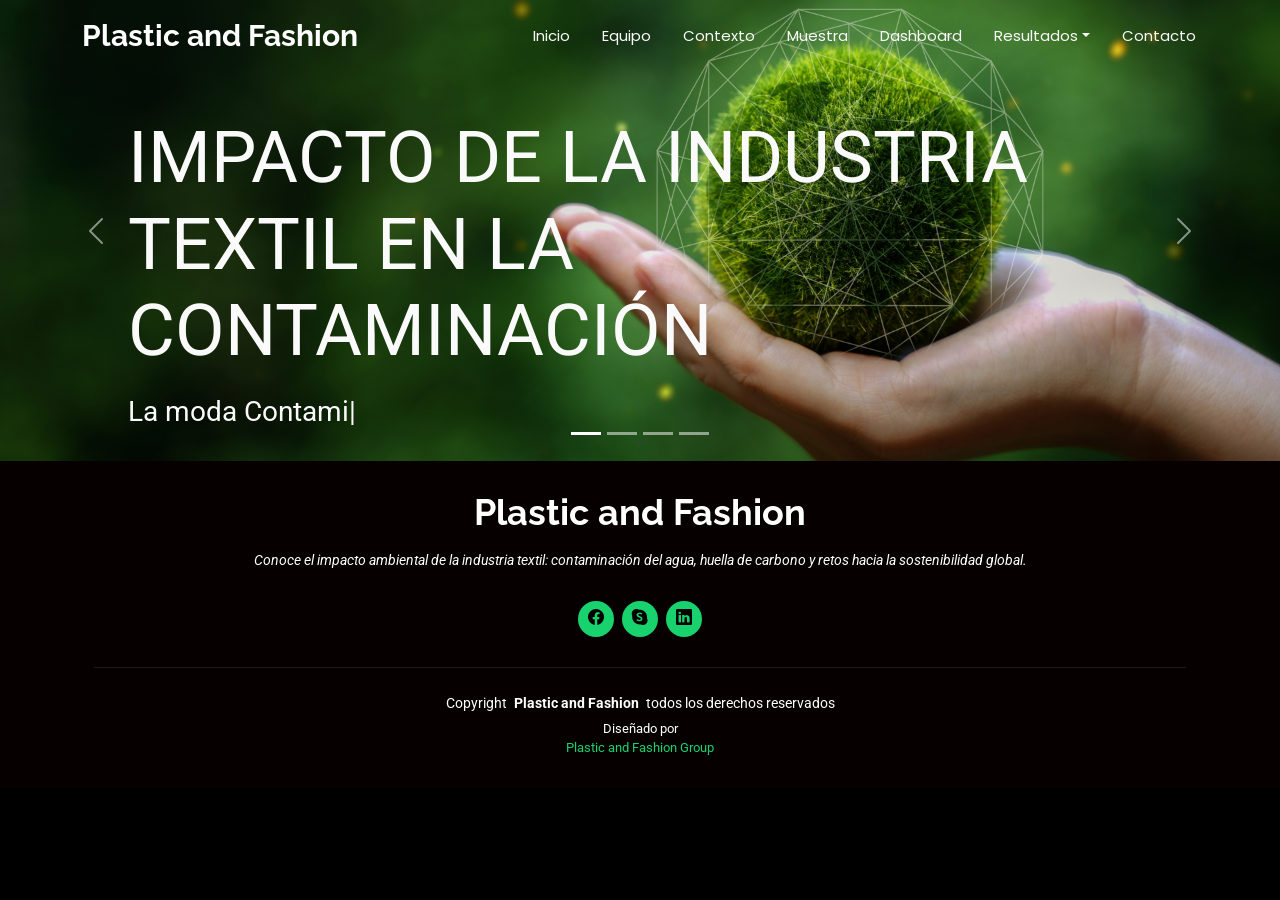
<file: index.html>
<!DOCTYPE html>
<html lang="Es">

<head>
  <meta charset="utf-8">
  <meta content="width=device-width, initial-scale=1.0" name="viewport">
  <title>Inicio - Plastic and Fashion</title>
  <meta name="description" content="Descubre cómo la moda contamina y qué estrategias sostenibles pueden transformar la industria textil hacia un futuro responsable.">
  <meta name="keywords" content="Plastico, fashion, ropa, sustentable, sostenible, medio ambiente, contaminacion, reciclaje">

  <!-- Favicons -->
  <link href="assets/img/favicon.png" rel="icon">
  <link href="assets/img/apple-touch-icon.png" rel="apple-touch-icon">

  <!-- Fonts -->
  <link href="https://fonts.googleapis.com" rel="preconnect">
  <link href="https://fonts.gstatic.com" rel="preconnect" crossorigin>
  <link href="https://fonts.googleapis.com/css2?family=Roboto:ital,wght@0,100;0,300;0,400;0,500;0,700;0,900;1,100;1,300;1,400;1,500;1,700;1,900&family=Poppins:ital,wght@0,100;0,200;0,300;0,400;0,500;0,600;0,700;0,800;0,900;1,100;1,200;1,300;1,400;1,500;1,600;1,700;1,800;1,900&family=Raleway:ital,wght@0,100;0,200;0,300;0,400;0,500;0,600;0,700;0,800;0,900;1,100;1,200;1,300;1,400;1,500;1,600;1,700;1,800;1,900&display=swap" rel="stylesheet">
  <!-- Vendor CSS Files -->
  <link rel="stylesheet" href="	https://cdn.jsdelivr.net/npm/bootstrap@5.3.8/dist/css/bootstrap.min.css">
  <link href="assets/vendor/bootstrap/css/bootstrap.min.css" rel="stylesheet">
  <link href="assets/vendor/bootstrap-icons/bootstrap-icons.css" rel="stylesheet">
  <link href="assets/vendor/aos/aos.css" rel="stylesheet">
  <link href="assets/vendor/swiper/swiper-bundle.min.css" rel="stylesheet">
  <link href="assets/vendor/glightbox/css/glightbox.min.css" rel="stylesheet">

  <!-- Main CSS File -->
  <link href="assets/css/main.css" rel="stylesheet">

</head>

<body class="index-page">
<style>
img{
    transition: transform 0.4s ease, box-shadow 0.4s ease;
}
img:hover {
      transform: scale(1.1); /* agranda un poco */
      box-shadow: 0 10px 20px rgba(0, 195, 94, 0.4);
    }
.hero h1 {
  font-size: 78px;      /* fijo mientras haya espacio */
  line-height: 1.1;
  word-wrap: break-word; /* permite cortes de palabra si es necesario */
  max-width: 22ch;       /* controla el ancho de línea */
}

/* Cuando la pantalla ya no aguante 78px sin desbordarse */
.textobien p {
  font-size: 78px;        /* tamaño fijo */
  max-width: 50%;        /* nunca más ancho que el contenedor */
  word-wrap: break-word;  /* permite cortar palabras largas */
  white-space: normal;    /* permite saltar a la siguiente línea */
  line-height: 1.2;       /* evita que el texto se aplaste */
}


</style>
  <header id="header" class="header d-flex align-items-center fixed-top superpuesto">

    <div class="container-fluid container-xl position-relative d-flex align-items-center justify-content-between">
      <a href="index.html" class="logo d-flex align-items-center">
        <!-- Uncomment the line below if you also wish to use an image logo -->
        <!-- <img src="assets/img/logo.webp" alt=""> -->
        <h1 class="sitename">Plastic and Fashion</h1>
      </a>

      <nav id="navmenu" class="navmenu">
        <ul>
          <li><a href="index.html">Inicio</a></li>
          <li><a href="about.html">Equipo</a></li>
          <li><a href="resume.html">Contexto</a></li>
          <li><a href="Muestras.html">Muestra</a></li>
          <li><a href="portfolio.html">Dashboard</a></li>
          <li><div class="dropdown custom-dropdown"><a href="services.html" class="dropdown-toggle">Resultados</a>
            <ul class="dropdown-menu custom-dropdown-menu"  aria-labelledby="dropdownMenuButton">
              <li><a class="dropdown-item" href="service-details.html">Analisis de resultados</a></li>
              <li><a class="dropdown-item" href="service-details-2.html">Producciónes mas limpias</a></li>
            </ul> 
          </div></li>
          
          <li><a href="contact.html">Contacto</a></li>
        </ul>
        <i class="mobile-nav-toggle d-xl-none bi bi-list"></i>
      </nav>
    </div>
  </header>
<!-- <span style="color: green;">INICIO: Sección del carrusel de imágenes ubicado directamente debajo del header</span> -->
  <section class="mt-0 pt-0" style="padding-bottom: 0;"> <!-- <span style="color: green;">Contenedor principal del carrusel con la clase CSS que definimos arriba</span> -->
    <!-- Contenido debajo del carrusel -->
    <div class="container-fluid p-0"> <!-- <span style="color: green;">Contenedor fluido sin padding para que el carrusel ocupe todo el ancho</span> -->
      <!-- <span style="color: green;">Elemento principal del carrusel de Bootstrap con configuración automática</span> -->
      <div id="headerImageCarousel" class="carousel slide" data-bs-ride="carousel" data-bs-interval="5000">
        <!-- <span style="color: green;">data-bs-ride="carousel": Activa el carrusel automáticamente al cargar la página</span> -->
        <!-- <span style="color: green;">data-bs-interval="5000": Cambia de slide cada 5 segundos (5000 milisegundos)</span> -->
        
        <!-- <span style="color: green;">Indicadores del carrusel - puntos en la parte inferior que muestran el slide actual</span> -->
        <div class="carousel-indicators">
              
          <!-- <span style="color: green;">Botón indicador para el primer slide (activo por defecto)</span> -->
          <button type="button" data-bs-target="#headerImageCarousel" data-bs-slide-to="0" class="active" aria-current="true" aria-label="Residuos textiles"></button>
          <!-- <span style="color: green;">data-bs-target: ID del carrusel que controla este botón</span> -->
          <!-- <span style="color: green;">data-bs-slide-to="0": Indica que este botón lleva al slide número 0 (primero)</span> -->
          
          <!-- <span style="color: green;">Botón indicador para el segundo slide</span> -->
          <button type="button" data-bs-target="#headerImageCarousel" data-bs-slide-to="1" aria-label="Producción industrial"></button>
      
          <!-- <span style="color: green;">Botón indicador para el tercer slide</span> -->
          <button type="button" data-bs-target="#headerImageCarousel" data-bs-slide-to="2" aria-label="Reciclaje textil"></button>
          
          <!-- <span style="color: green;">Botón indicador para el cuarto slide</span> -->
          <button type="button" data-bs-target="#headerImageCarousel" data-bs-slide-to="3" aria-label="Manufactura textil"></button>
        </div>

        <!-- <span style="color: green;">Contenedor de todos los slides del carrusel</span> -->
        <div class="carousel-inner headerImageCarousel">
          <!--<span style="color: green;">SLIDE 1: Montaña de residuos textiles (activo por defecto)</span> -->
          <div class="carousel-item active position-relative"> <!-- <span style="color: green;">class="active": Este slide se muestra primero al cargar la página</span> -->
            <!-- <span style="color: green;">Imagen codificada en base64 para evitar dependencias de archivos externos</span> -->
            <img src="assets/img/index/carrusel1.jpg" alt = "montaña de residuos textiles"
                class="d-block w-100"
                alt="Montaña de residuos textiles">
                <div style="top: 25%; left: 10%;" class="position-absolute w-75" >
                <p class="display-2"><b>IMPACTO DE LA INDUSTRIA TEXTIL EN LA CONTAMINACIÓN</b></p> <!-- <span style="color: green;">Título principal de la leyenda con estilo verde definido en CSS</span> -->
              <p class="position-absolute w-75 fs-3">La moda <span class="typed" data-typed-items="Contamina, Rápida, Sostenible, Consciente"><span class="typed-cursor typed-cursor--blink"></span></span>
            <!-- <span style="color: green;">class="d-block w-100": Hace que la imagen sea un elemento de bloque con ancho completo</span> -->
            
            <!-- <span style="color: green;">Leyenda superpuesta sobre la imagen</span> -->
            <div class="carousel-caption d-none d-md-block"></div> <!-- <span style="color: green;">d-none d-md-block: Oculta la leyenda en móviles, visible en tablets y desktop</span> -->
            
        <span class="typed-cursor typed-cursor--blink"></span>
      </p>
            </div>
            </div>

          <!-- <span style="color: green;">SLIDE 2: Producción industrial textil</span> -->
          <div class="carousel-item"> <!-- <span style="color: green;">Sin class="active" porque no es el slide inicial</span> -->
            <img src="assets/img/index/carrusel2.jpg" alt="Máquinas de producción textil"
                class="d-block w-100"
                alt="Máquinas de producción textil">

                <h1 class="position-absolute w-50" style="top: 40%; left: 10%; font-size: 45px;">La moda <strong><u>RÁPIDA</u></strong></h1>
            <div class="carousel-caption d-none d-md-block"></div>
            </div>


          <!-- <span style="color: green;">SLIDE 3: Concepto de reciclaje y economía circular</span> -->
          <div class="carousel-item">
            <img src="assets/img/index/carrusel3.jpg" alt="Símbolo de reciclaje con ropa"
                class="d-block w-100"
                alt="Símbolo de reciclaje con ropa">
                <h1 class="position-absolute w-50" style="top: 40%; left: 10%; font-size: 45px;">La moda <strong><u>CONTAMINA</u></strong></h1>
            <div class="carousel-caption d-none d-md-block"></div>
              
            </div>


          <!-- <span style="color: green;">SLIDE 4: Fábrica textil en funcionamiento</span> -->
          <div class="carousel-item">
            <img src="assets/img/index/carrusel4.jpg" 
                class="d-block w-100"
                alt="Fábrica textil en funcionamiento">
                <h1 class="position-absolute w-50" style="top: 40%; left: 10%; font-size: 45px;">La moda <strong><u>SOSTENIBLE</u></strong></h1>
            <div class="carousel-caption d-none d-md-block"></div>
          </div>


        <!-- <span style="color: green;">Controles de navegación del carrusel - flechas izquierda y derecha</span> -->
        <button class="carousel-control-prev" type="button" data-bs-target="#headerImageCarousel" data-bs-slide="prev">
          <!-- <span style="color: green;">data-bs-slide="prev": Comando para ir al slide anterior</span> -->
          <span class="carousel-control-prev-icon" aria-hidden="true"></span> <!-- <span style="color: green;">Icono de flecha izquierda</span> -->
          <span class="visually-hidden">Anterior</span> <!-- <span style="color: green;">Texto para lectores de pantalla (accesibilidad)</span> -->
        </button>
        
        <button class="carousel-control-next" type="button" data-bs-target="#headerImageCarousel" data-bs-slide="next">
          <!-- <span style="color: green;">data-bs-slide="next": Comando para ir al slide siguiente</span> -->
          <span class="carousel-control-next-icon" aria-hidden="true"></span> <!-- <span style="color: green;">Icono de flecha derecha</span> -->
          <span class="visually-hidden">Siguiente</span> <!-- <span style="color: green;">Texto para lectores de pantalla (accesibilidad)</span> -->
        </button>
      </div>
      
    </div>
  </section>
  <!-- <span style="color: green;">FIN: Sección del carrusel de imágenes del header</span> -->

</main>


  <footer id="footer" class="footer dark-background">
    <div class="container">
      <h3 class="sitename">Plastic and Fashion</h3>
      <p>Conoce el impacto ambiental de la industria textil: contaminación del agua, huella de carbono y retos hacia la sostenibilidad global.</p>
      <div class="social-links d-flex justify-content-center">
        <a href="https://www.facebook.com/share/g/1CQcZm95CR/" class="pt-2"><i class="bi bi-facebook mt-4"></i></a>
        <a href="https://join.skype.com/invite/your-skype-link" class="pt-2"><i class="bi bi-skype mt-4"></i></a>
        <a href="https://www.linkedin.com/company/talentotechoriente/" class="pt-2"><i class="bi bi-linkedin mt-4"></i></a>
      </div>
      <div class="container">
        <div class="copyright">
          <span>Copyright</span> <strong class="px-1 sitename">Plastic and Fashion</strong> <span>todos los derechos reservados</span>
        </div>
        <div class="credits">
          <!-- All the links in the footer should remain intact. -->
          <!-- You can delete the links only if you've purchased the pro version. -->
          <!-- Licensing information: https://bootstrapmade.com/license/ -->
          <!-- Purchase the pro version with working PHP/AJAX contact form: [buy-url] -->
          Diseñado por <a href="about.html">Plastic and Fashion Group</a>
        </div>
      </div>
    </div>
  </footer>

  <!-- Scroll Top -->
  <a href="#" id="scroll-top" class="scroll-top d-flex align-items-center justify-content-center"><i class="bi bi-arrow-up-short"></i></a>

  <!-- Preloader -->
  <div id="preloader"></div>

  <!-- Vendor JS Files -->
  <script src="assets/vendor/bootstrap/js/bootstrap.bundle.min.js"></script>
  <script src="assets/vendor/php-email-form/validate.js"></script>
  <script src="assets/vendor/aos/aos.js"></script>
  <script src="assets/vendor/typed.js/typed.umd.js"></script>
  <script src="assets/vendor/purecounter/purecounter_vanilla.js"></script>
  <script src="assets/vendor/waypoints/noframework.waypoints.js"></script>
  <script src="assets/vendor/swiper/swiper-bundle.min.js"></script>
  <script src="assets/vendor/glightbox/js/glightbox.min.js"></script>
  <script src="assets/vendor/imagesloaded/imagesloaded.pkgd.min.js"></script>
  <script src="assets/vendor/isotope-layout/isotope.pkgd.min.js"></script>
  <script src="	https://cdn.jsdelivr.net/npm/bootstrap@5.3.8/dist/js/bootstrap.bundle.min.js"></script>

  <!-- Main JS File -->
  <script src="assets/js/main.js"></script>

</body>

</html>
</file>
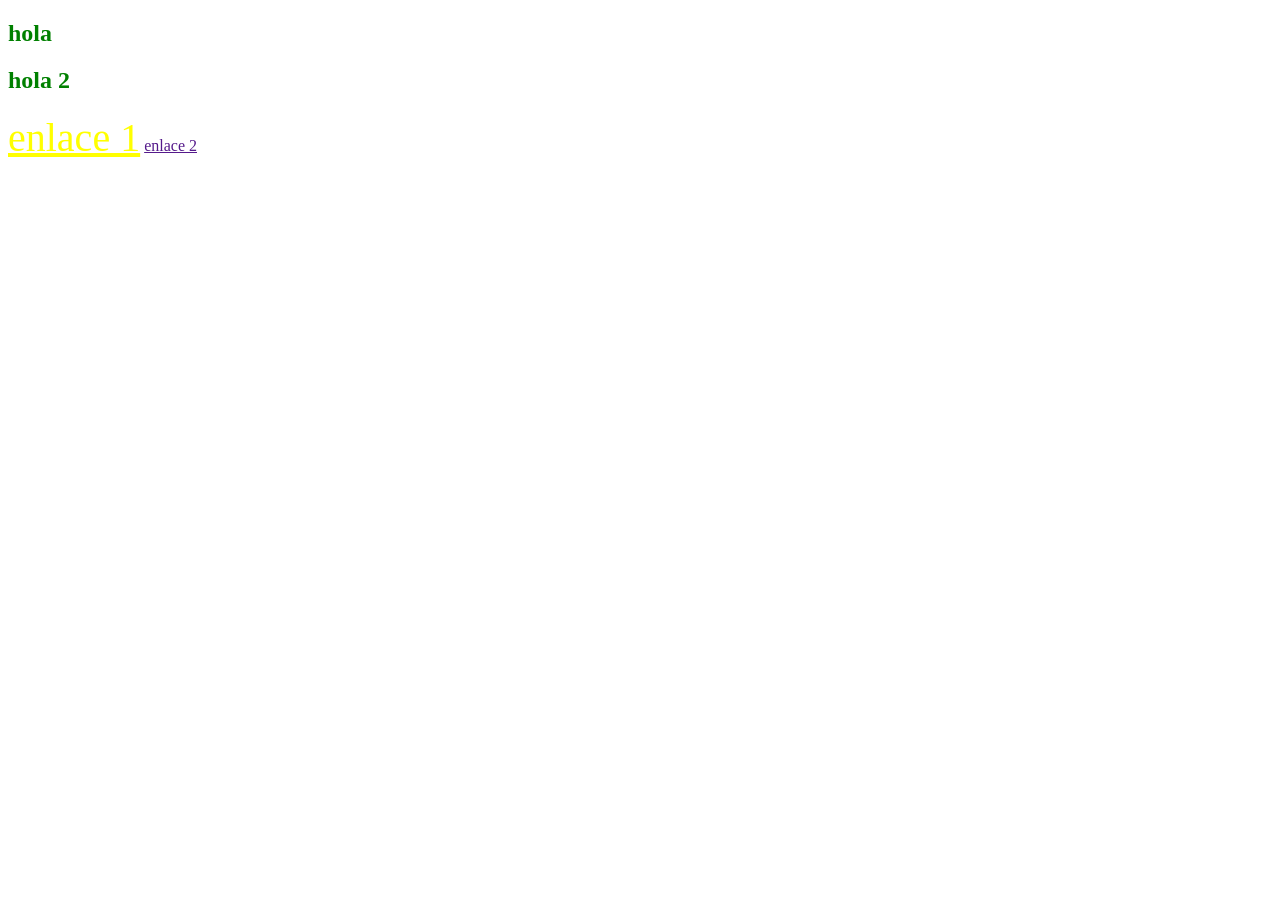
<file: pruebas/index.html>
<!DOCTYPE html>
<html lang="en">
<head>
    <meta charset="UTF-8">
    <meta name="viewport" content="width=device-width, initial-scale=1.0">
    <title>Document</title>
    <link rel="stylesheet" href="index.css"> 
</head>
<body>

    <h2>hola</h2>
    <h2>hola 2</h2>

    <a href="" class="yell">enlace 1</a>
    <a href="" class="yell2">enlace 2</a>
</body>
</html>
</file>
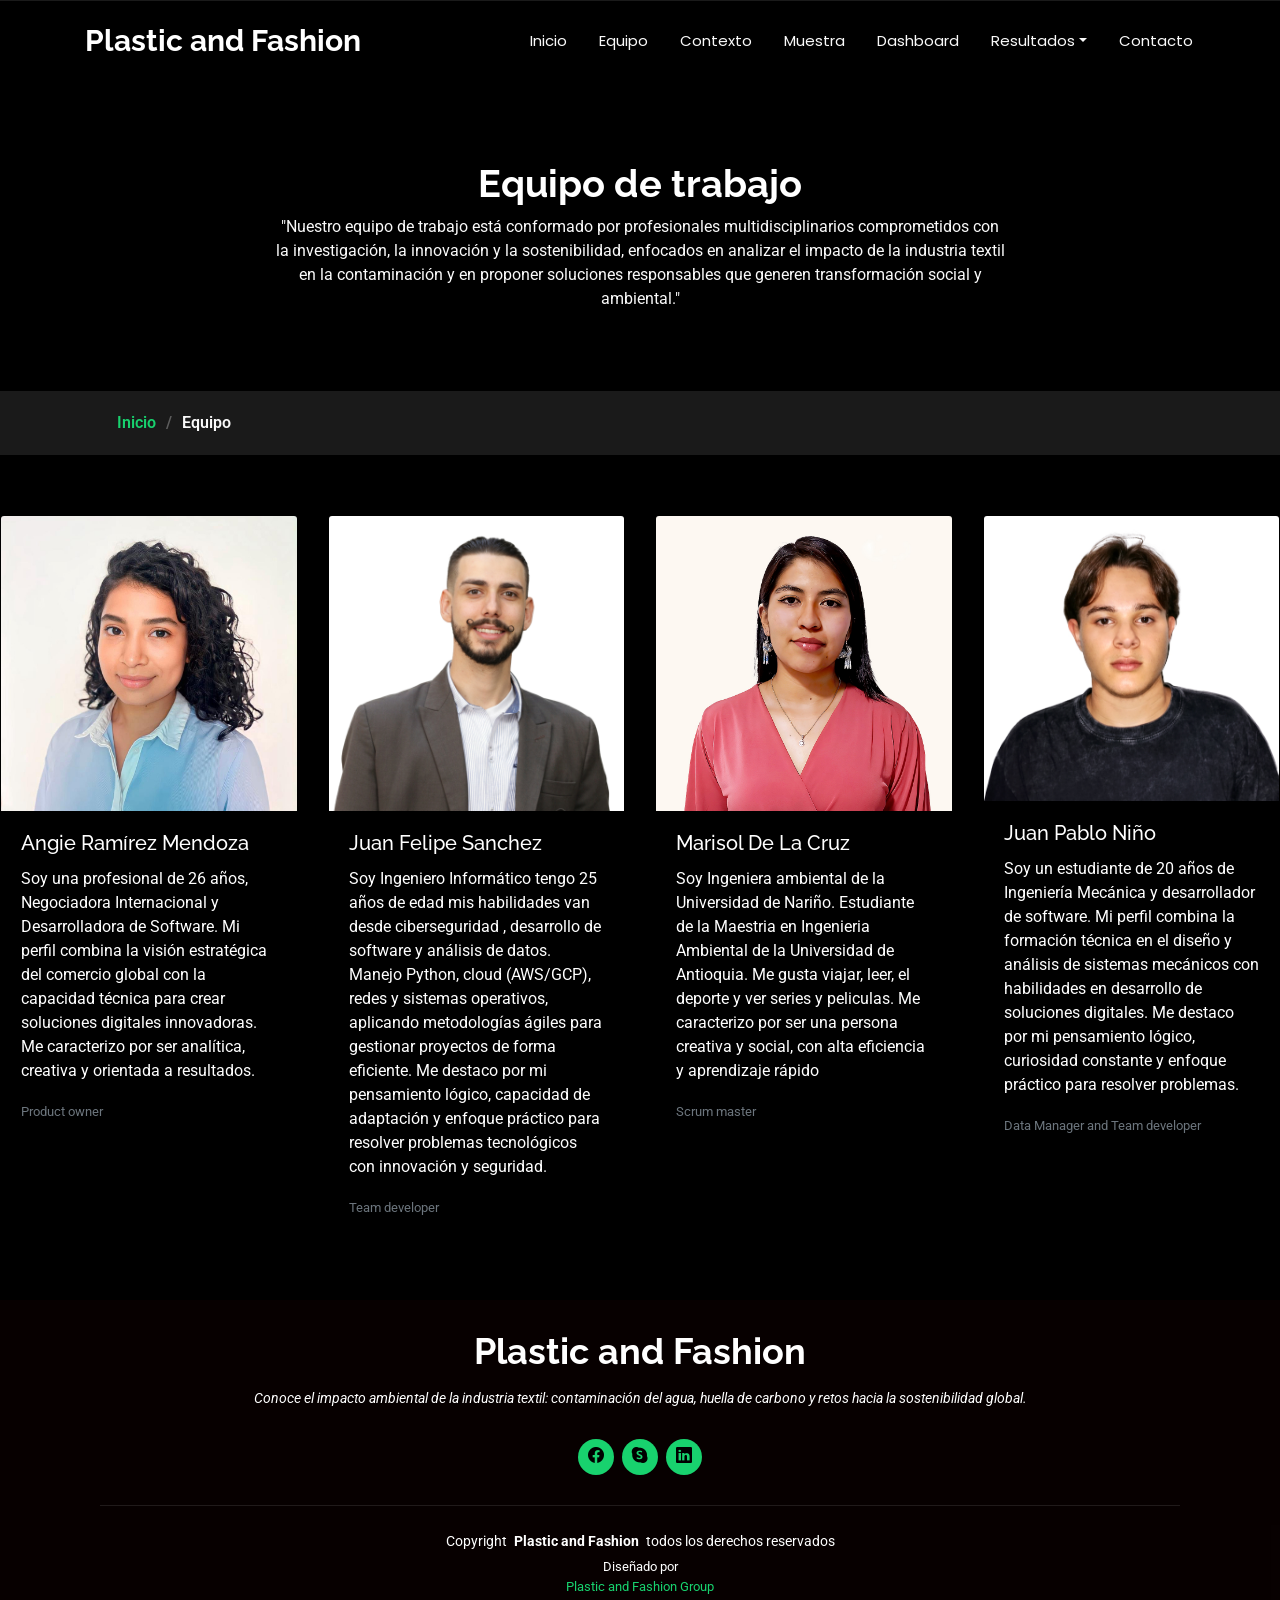
<file: about.html>
<!DOCTYPE html>
<html lang="Es">

<head>
  <meta charset="utf-8">
  <meta content="width=device-width, initial-scale=1.0" name="viewport">
  <title>Equipo - Plastic and Fashion</title>
  <meta name="description" content="Descubre cómo la moda contamina y qué estrategias sostenibles pueden transformar la industria textil hacia un futuro responsable.">
  <meta name="keywords" content="Plastico, fashion, ropa, sustentable, sostenible, medio ambiente, contaminacion, reciclaje">

  <!-- Favicons -->
  <link href="assets/img/favicon.png" rel="icon">
  <link href="assets/img/apple-touch-icon.png" rel="apple-touch-icon">

  <!-- Fonts -->
  <link href="https://fonts.googleapis.com" rel="preconnect">
  <link href="https://fonts.gstatic.com" rel="preconnect" crossorigin>
  <link href="https://fonts.googleapis.com/css2?family=Roboto:ital,wght@0,100;0,300;0,400;0,500;0,700;0,900;1,100;1,300;1,400;1,500;1,700;1,900&family=Poppins:ital,wght@0,100;0,200;0,300;0,400;0,500;0,600;0,700;0,800;0,900;1,100;1,200;1,300;1,400;1,500;1,600;1,700;1,800;1,900&family=Raleway:ital,wght@0,100;0,200;0,300;0,400;0,500;0,600;0,700;0,800;0,900;1,100;1,200;1,300;1,400;1,500;1,600;1,700;1,800;1,900&display=swap" rel="stylesheet">

  <!-- Vendor CSS Files -->
  <link href="assets/vendor/bootstrap/css/bootstrap.min.css" rel="stylesheet">
  <link href="assets/vendor/bootstrap-icons/bootstrap-icons.css" rel="stylesheet">
  <link href="assets/vendor/aos/aos.css" rel="stylesheet">
  <link href="assets/vendor/swiper/swiper-bundle.min.css" rel="stylesheet">
  <link href="assets/vendor/glightbox/css/glightbox.min.css" rel="stylesheet">
  

  <!-- Main CSS File -->
<script src="https://code.jquery.com/jquery-3.3.1.slim.min.js" integrity="sha384-q8i/X+965DzO0rT7abK41JStQIAqVgRVzpbzo5smXKp4YfRvH+8abtTE1Pi6jizo" crossorigin="anonymous"></script>
<script src="https://cdn.jsdelivr.net/npm/popper.js@1.14.3/dist/umd/popper.min.js" integrity="sha384-ZMP7rVo3mIykV+2+9J3UJ46jBk0WLaUAdn689aCwoqbBJiSnjAK/l8WvCWPIPm49" crossorigin="anonymous"></script>
<script src="https://cdn.jsdelivr.net/npm/bootstrap@4.1.3/dist/js/bootstrap.min.js" integrity="sha384-ChfqqxuZUCnJSK3+MXmPNIyE6ZbWh2IMqE241rYiqJxyMiZ6OW/JmZQ5stwEULTy" crossorigin="anonymous"></script>
  <link rel="stylesheet" href="https://cdn.jsdelivr.net/npm/bootstrap@4.1.3/dist/css/bootstrap.min.css" integrity="sha384-MCw98/SFnGE8fJT3GXwEOngsV7Zt27NXFoaoApmYm81iuXoPkFOJwJ8ERdknLPMO" crossorigin="anonymous">
  <link href="assets/css/main.css" rel="stylesheet">

</head>

<body class="about-page">
  <style>

img{
    transition: transform 0.4s ease, box-shadow 0.4s ease;
}
img:hover {
      transform: scale(1.1); /* agranda un poco */
      box-shadow: 10px 10px 20px rgba(6, 185, 39, 0.4);
    }
</style>

  <header id="header" class="header d-flex align-items-center fixed-top">
    <div class="container-fluid container-xl position-relative d-flex align-items-center justify-content-between">

      <a href="index.html" class="logo d-flex align-items-center">
        <!-- Uncomment the line below if you also wish to use an image logo -->
        <!-- <img src="assets/img/logo.webp" alt=""> -->
        <h1 class="sitename">Plastic and Fashion</h1>
      </a>

      <nav id="navmenu" class="navmenu">
        <ul>
          <li><a href="index.html">Inicio</a></li>
          <li><a href="about.html">Equipo</a></li>
          <li><a href="resume.html">Contexto</a></li>
          <li><a href="Muestras.html">Muestra</a></li>
          <li><a href="portfolio.html">Dashboard</a></li>
          <li><div class="dropdown custom-dropdown"><a href="services.html" class="dropdown-toggle">Resultados</a>
            <ul class="dropdown-menu custom-dropdown-menu"  aria-labelledby="dropdownMenuButton">
              <li><a class="dropdown-item" href="service-details.html">Analisis de resultados</a></li>
              <li><a class="dropdown-item" href="service-details-2.html">Producciónes mas limpias</a></li>
            </ul> 
          </div></li>
          
          <li><a href="contact.html">Contacto</a></li>
        </ul>
        <i class="mobile-nav-toggle d-xl-none bi bi-list"></i>
      </nav>

    </div>
  </header>

  <main class="main">

    <!-- Page Title -->
    <div class="page-title" data-aos="fade">
      <div class="heading">
        <div class="container">
          <div class="row d-flex justify-content-center text-center">
            <div class="col-lg-8">
              <h1>Equipo de trabajo</h1>
              <p class="mb-0">"Nuestro equipo de trabajo está conformado por profesionales multidisciplinarios comprometidos con la investigación, la innovación y la sostenibilidad, enfocados en analizar el impacto de la industria textil en la contaminación y en proponer soluciones responsables que generen transformación social y ambiental."</p>
            </div>
          </div>
        </div>
      </div>
      <nav class="breadcrumbs">
        <div class="container">
          <ol>
            <li><a href="index.html">Inicio</a></li>
            <li class="current">Equipo</li>
          </ol>
        </div>
      </nav>
    </div><!-- End Page Title -->

    <!-- About Section -->

    <section class="about section">

<div class="card-deck bg-transparent">
  <div class="card bg-transparent text-white">
    <img class="card-img-top" src="assets/img/person/angie.jpg" alt="Card image cap">
    <div class="card-body">
      <h5 class="card-title">Angie Ramírez Mendoza</h5>
      <p class="card-text">Soy una profesional de 26 años, Negociadora Internacional y Desarrolladora de Software. Mi perfil combina la visión estratégica del comercio global con la capacidad técnica para crear soluciones digitales innovadoras. Me caracterizo por ser analítica, creativa y orientada a resultados.</p>
      <p class="card-text"><small class="text-muted">Product owner</small></p>
    </div>
  </div>
  <div class="card bg-transparent text-white">
    <img class="card-img-top" src="assets/img/person/juanfelipe.jpg" alt="Card image cap">
    <div class="card-body">
      <h5 class="card-title">Juan Felipe Sanchez</h5>
      <p class="card-text">Soy Ingeniero Informático tengo 25 años de edad mis habilidades van desde ciberseguridad , desarrollo de software y análisis de datos. Manejo Python, cloud (AWS/GCP), redes y sistemas operativos, aplicando metodologías ágiles para gestionar proyectos de forma eficiente. Me destaco por mi pensamiento lógico, capacidad de adaptación y enfoque práctico para resolver problemas tecnológicos con innovación y seguridad.</p>
      <p class="card-text"><small class="text-muted">Team developer</small></p>
    </div>
  </div>
  <div class="card bg-transparent text-white">
    <img class="card-img-top" src="assets/img/person/marisol.jpg" alt="Card image cap">
    <div class="card-body">
      <h5 class="card-title">Marisol De La Cruz</h5>
      <p class="card-text">Soy Ingeniera ambiental de la Universidad de Nariño. Estudiante de la Maestria en Ingenieria Ambiental de la Universidad de Antioquia. Me gusta viajar, leer, el deporte y ver series y peliculas. Me caracterizo por ser una persona creativa y social, con alta eficiencia y aprendizaje rápido</p>
      <p class="card-text"><small class="text-muted">Scrum master</small></p>
    </div>
  </div>
  <div class="card bg-transparent text-white">
    <img class="card-img-top" src="assets/img/person/juanpablo.jpg" alt="Card image cap">
    <div class="card-body">
      <h5 class="card-title">Juan Pablo Niño</h5>
      <p class="card-text">Soy un estudiante de 20 años de Ingeniería Mecánica y desarrollador de software. Mi perfil combina la formación técnica en el diseño y análisis de sistemas mecánicos con habilidades en desarrollo de soluciones digitales. Me destaco por mi pensamiento lógico, curiosidad constante y enfoque práctico para resolver problemas.</p>
      <p class="card-text"><small class="text-muted"> Data Manager and Team developer</small></p>
    </div>
  </div>
</div>

</section>
  <footer id="footer" class="footer dark-background">
    <div class="container">
      <h3 class="sitename">Plastic and Fashion</h3>
      <p>Conoce el impacto ambiental de la industria textil: contaminación del agua, huella de carbono y retos hacia la sostenibilidad global.</p>
      <div class="social-links d-flex justify-content-center">
        <a href="https://www.facebook.com/share/g/1CQcZm95CR/" class="pt-2"><i class="bi bi-facebook mt-4"></i></a>
        <a href="https://join.skype.com/invite/your-skype-link" class="pt-2"><i class="bi bi-skype mt-4"></i></a>
        <a href="https://www.linkedin.com/company/talentotechoriente/" class="pt-2"><i class="bi bi-linkedin mt-4"></i></a>
      </div>
      <div class="container">
        <div class="copyright">
          <span>Copyright</span> <strong class="px-1 sitename">Plastic and Fashion</strong> <span>todos los derechos reservados</span>
        </div>
        <div class="credits">
          <!-- All the links in the footer should remain intact. -->
          <!-- You can delete the links only if you've purchased the pro version. -->
          <!-- Licensing information: https://bootstrapmade.com/license/ -->
          <!-- Purchase the pro version with working PHP/AJAX contact form: [buy-url] -->
          Diseñado por <a href="about.html">Plastic and Fashion Group</a>
        </div>
      </div>
    </div>
  </footer>

  <!-- Scroll Top -->
  <a href="#" id="scroll-top" class="scroll-top d-flex align-items-center justify-content-center"><i class="bi bi-arrow-up-short"></i></a>

  <!-- Preloader -->
  <div id="preloader"></div>

  <!-- Vendor JS Files -->
  <script src="assets/vendor/bootstrap/js/bootstrap.bundle.min.js"></script>
  <script src="assets/vendor/php-email-form/validate.js"></script>
  <script src="assets/vendor/aos/aos.js"></script>
  <script src="assets/vendor/typed.js/typed.umd.js"></script>
  <script src="assets/vendor/purecounter/purecounter_vanilla.js"></script>
  <script src="assets/vendor/waypoints/noframework.waypoints.js"></script>
  <script src="assets/vendor/swiper/swiper-bundle.min.js"></script>
  <script src="assets/vendor/glightbox/js/glightbox.min.js"></script>
  <script src="assets/vendor/imagesloaded/imagesloaded.pkgd.min.js"></script>
  <script src="assets/vendor/isotope-layout/isotope.pkgd.min.js"></script>

  <!-- Main JS File -->
  <script src="assets/js/main.js"></script>

</body>

</html>
</file>
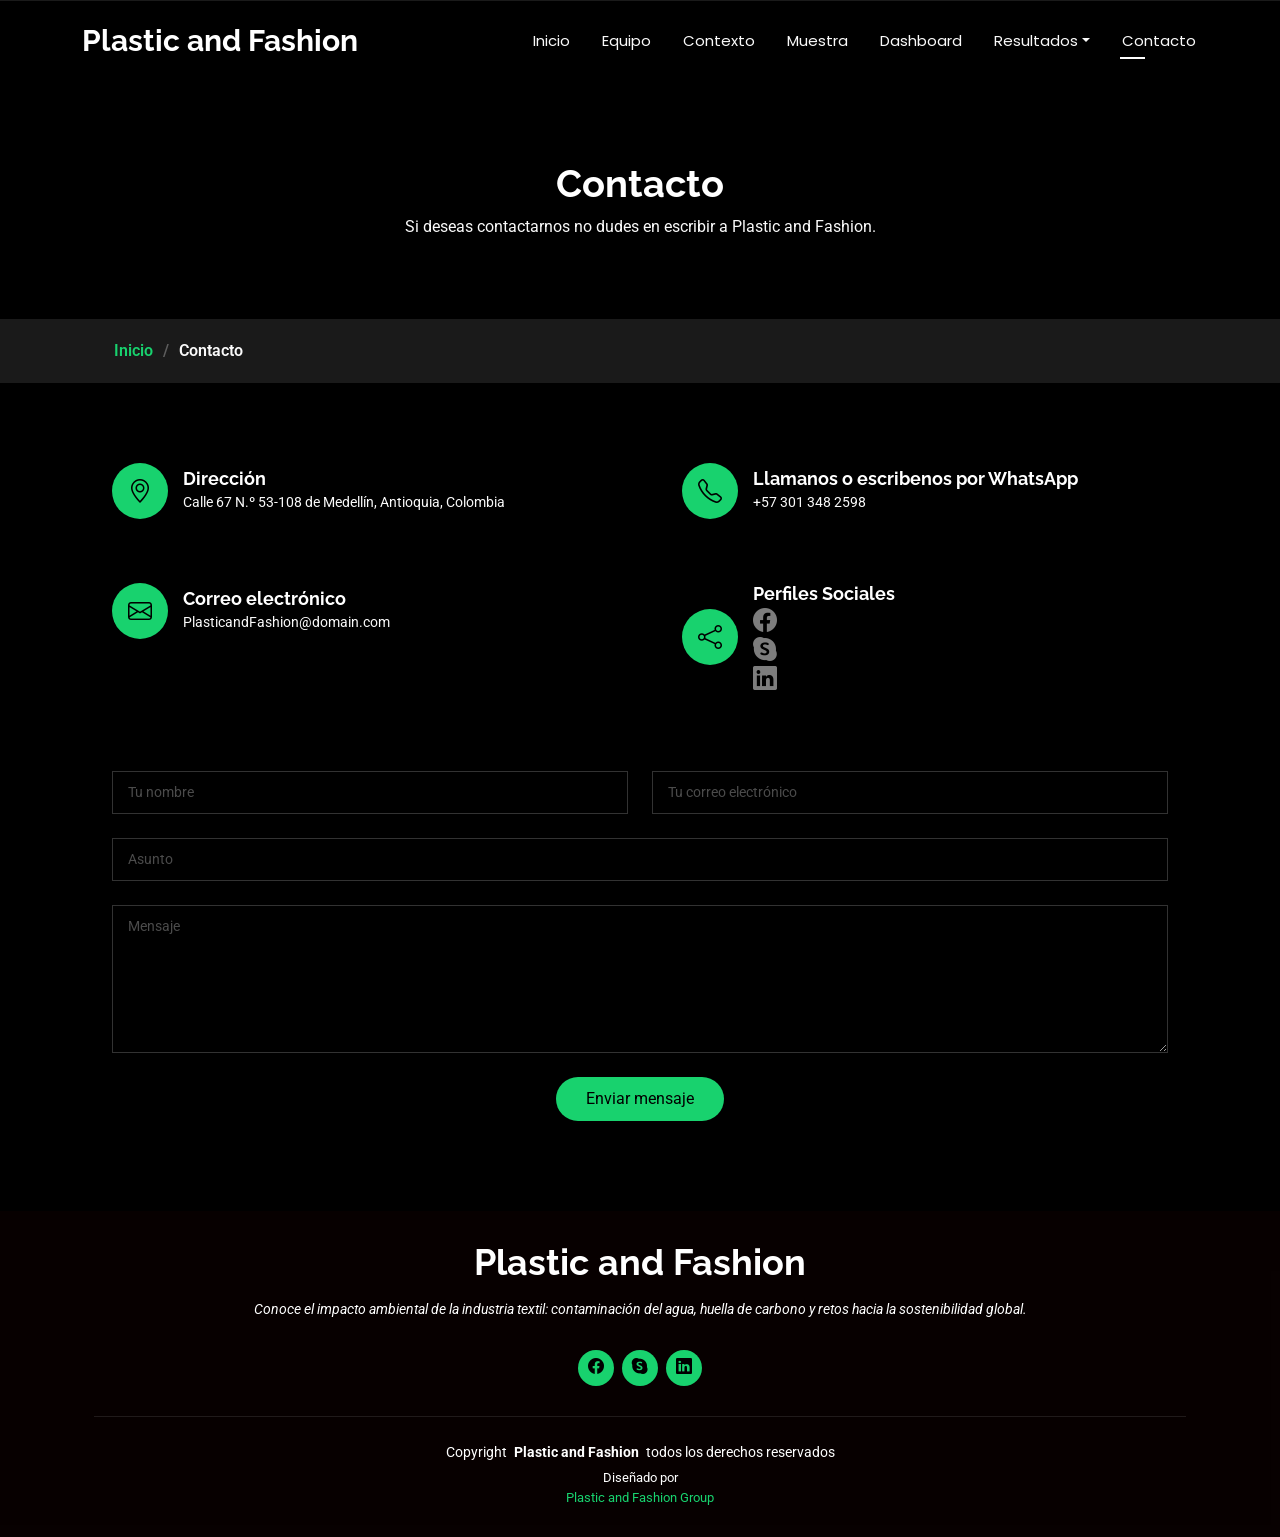
<file: contact.html>
<!DOCTYPE html>
<html lang="Es">

<head>
  <meta charset="utf-8">
  <meta content="width=device-width, initial-scale=1.0" name="viewport">
  <title>Contacto - Plastic and Fashion</title>
  <meta name="description" content="Descubre cómo la moda contamina y qué estrategias sostenibles pueden transformar la industria textil hacia un futuro responsable.">
  <meta name="keywords" content="Plastico, fashion, ropa, sustentable, sostenible, medio ambiente, contaminacion, reciclaje">

  <!-- Favicons -->
  <link href="assets/img/favicon.png" rel="icon">
  <link href="assets/img/apple-touch-icon.png" rel="apple-touch-icon">

  <!-- Fonts -->
  <link href="https://fonts.googleapis.com" rel="preconnect">
  <link href="https://fonts.gstatic.com" rel="preconnect" crossorigin>
  <link href="https://fonts.googleapis.com/css2?family=Roboto:ital,wght@0,100;0,300;0,400;0,500;0,700;0,900;1,100;1,300;1,400;1,500;1,700;1,900&family=Poppins:ital,wght@0,100;0,200;0,300;0,400;0,500;0,600;0,700;0,800;0,900;1,100;1,200;1,300;1,400;1,500;1,600;1,700;1,800;1,900&family=Raleway:ital,wght@0,100;0,200;0,300;0,400;0,500;0,600;0,700;0,800;0,900;1,100;1,200;1,300;1,400;1,500;1,600;1,700;1,800;1,900&display=swap" rel="stylesheet">

  <!-- Vendor CSS Files -->
  <link href="assets/vendor/bootstrap/css/bootstrap.min.css" rel="stylesheet">
  <link href="assets/vendor/bootstrap-icons/bootstrap-icons.css" rel="stylesheet">
  <link href="assets/vendor/aos/aos.css" rel="stylesheet">
  <link href="assets/vendor/swiper/swiper-bundle.min.css" rel="stylesheet">
  <link href="assets/vendor/glightbox/css/glightbox.min.css" rel="stylesheet">

  <!-- Main CSS File -->
  <link href="assets/css/main.css" rel="stylesheet">

  <!-- =======================================================
  * Template Name: Personal
  * Template URL: https://bootstrapmade.com/personal-free-resume-bootstrap-template/
  * Updated: Mar 05 2025 with Bootstrap v5.3.3
  * Author: BootstrapMade.com
  * License: https://bootstrapmade.com/license/
  ======================================================== -->
</head>

<body class="contact-page">

  <header id="header" class="header d-flex align-items-center fixed-top">
    <div class="container-fluid container-xl position-relative d-flex align-items-center justify-content-between">

      <a href="index.html" class="logo d-flex align-items-center">
        <!-- Uncomment the line below if you also wish to use an image logo -->
        <!-- <img src="assets/img/logo.webp" alt=""> -->
        <h1 class="sitename">Plastic and Fashion</h1>
      </a>

      <nav id="navmenu" class="navmenu">
        <ul>
          <li><a href="index.html">Inicio</a></li>
          <li><a href="about.html">Equipo</a></li>
          <li><a href="resume.html">Contexto</a></li>
          <li><a href="Muestras.html">Muestra</a></li>
          <li><a href="portfolio.html">Dashboard</a></li>
          <li><div class="dropdown custom-dropdown"><a href="services.html" class="dropdown-toggle">Resultados</a>
            <ul class="dropdown-menu custom-dropdown-menu"  aria-labelledby="dropdownMenuButton">
              <li><a class="dropdown-item" href="service-details.html">Analisis de resultados</a></li>
              <li><a class="dropdown-item" href="service-details-2.html">Producciónes mas limpias</a></li>
            </ul> 
          </div></li>
          
        
          <li><a href="contact.html" class="active">Contacto</a></li>
        </ul>
        <i class="mobile-nav-toggle d-xl-none bi bi-list"></i>
      </nav>

    </div>
  </header>

  <main class="main">

    <!-- Page Title -->
    <div class="page-title" data-aos="fade">
      <div class="heading">
        <div class="container">
          <div class="row d-flex justify-content-center text-center">
            <div class="col-lg-8">
              <h1>Contacto</h1>
              <p class="mb-0">Si deseas contactarnos no dudes en escribir a Plastic and Fashion.</p>
            </div>
          </div>
        </div>
      </div>
      <nav class="breadcrumbs">
        <div class="container">
          <ol>
            <li><a href="index.html">Inicio</a></li>
            <li class="current">Contacto</li>
          </ol>
        </div>
      </nav>
    </div><!-- End Page Title -->

    <!-- Contact Section -->
    <section id="contact" class="contact section">

      <div class="container" data-aos="fade-up" data-aos-delay="100">

        <div class="row gy-4">

          <div class="col-md-6">
            <div class="info-item d-flex align-items-center" data-aos="fade-up" data-aos-delay="200">
              <i class="icon bi bi-geo-alt flex-shrink-0"></i>
              <div>
                <h3>Dirección</h3>
                <p>Calle 67 N.º 53-108 de Medellín, Antioquia, Colombia</p>
              </div>
            </div>
          </div><!-- End Info Item -->

          <div class="col-md-6">
            <div class="info-item d-flex align-items-center" data-aos="fade-up" data-aos-delay="300">
              <i class="icon bi bi-telephone flex-shrink-0"></i>
              <div>
                <h3>Llamanos o escribenos por WhatsApp</h3>
                <p>+57 301 348 2598</p>
              </div>
            </div>
          </div><!-- End Info Item -->

          <div class="col-md-6">
            <div class="info-item d-flex align-items-center" data-aos="fade-up" data-aos-delay="400">
              <i class="icon bi bi-envelope flex-shrink-0"></i>
              <div>
                <h3>Correo electrónico</h3>
                <p>PlasticandFashion@domain.com</p>
              </div>
            </div>
          </div><!-- End Info Item -->

          <div class="col-md-6">
            <div class="info-item d-flex align-items-center" data-aos="fade-up" data-aos-delay="500">
              <i class="icon bi bi-share flex-shrink-0"></i>
              <div>
                <h3>Perfiles Sociales</h3>
                <div class="social-links">
        <a href="https://www.facebook.com/share/g/1CQcZm95CR/"><i class="bi bi-facebook"></i></a>
        <a href="https://join.skype.com/invite/your-skype-link"><i class="bi bi-skype"></i></a>
        <a href="https://www.linkedin.com/company/talentotechoriente/"><i class="bi bi-linkedin"></i></a>
                </div>
              </div>
            </div>
          </div><!-- End Info Item -->

        </div>

        <form action="forms/contact.php" method="post" class="php-email-form" data-aos="fade-up" data-aos-delay="600">
          <div class="row gy-4">

            <div class="col-md-6">
              <input type="text" name="name" class="form-control" placeholder="Tu nombre" required="">
            </div>

            <div class="col-md-6 ">
              <input type="email" class="form-control" name="email" placeholder="Tu correo electrónico" required="">
            </div>

            <div class="col-md-12">
              <input type="text" class="form-control" name="subject" placeholder="Asunto" required="">
            </div>

            <div class="col-md-12">
              <textarea class="form-control" name="message" rows="6" placeholder="Mensaje" required=""></textarea>
            </div>

            <div class="col-md-12 text-center">
              <div class="loading">Cargando</div>
              <div class="error-message"></div>
              <div class="sent-message">Tu mensaje ha sido enviado. ¡Gracias!</div>

              <button type="submit">Enviar mensaje</button>
            </div>

          </div>
        </form><!-- End Contact Form -->

      </div>

    </section><!-- /Contact Section -->

  </main>

  <footer id="footer" class="footer dark-background">
    <div class="container">
      <h3 class="sitename">Plastic and Fashion</h3>
      <p>Conoce el impacto ambiental de la industria textil: contaminación del agua, huella de carbono y retos hacia la sostenibilidad global.</p>
      <div class="social-links d-flex justify-content-center">
        <a href="https://www.facebook.com/share/g/1CQcZm95CR/" class="pt-2"><i class="bi bi-facebook mt-4"></i></a>
        <a href="https://join.skype.com/invite/your-skype-link" class="pt-2"><i class="bi bi-skype mt-4"></i></a>
        <a href="https://www.linkedin.com/company/talentotechoriente/" class="pt-2"><i class="bi bi-linkedin mt-4"></i></a>
      </div>
      <div class="container">
        <div class="copyright">
          <span>Copyright</span> <strong class="px-1 sitename">Plastic and Fashion</strong> <span>todos los derechos reservados</span>
        </div>
        <div class="credits">
          <!-- All the links in the footer should remain intact. -->
          <!-- You can delete the links only if you've purchased the pro version. -->
          <!-- Licensing information: https://bootstrapmade.com/license/ -->
          <!-- Purchase the pro version with working PHP/AJAX contact form: [buy-url] -->
          Diseñado por <a href="about.html">Plastic and Fashion Group</a>
        </div>
      </div>
    </div>
  </footer>

  <!-- Scroll Top -->
  <a href="#" id="scroll-top" class="scroll-top d-flex align-items-center justify-content-center"><i class="bi bi-arrow-up-short"></i></a>

  <!-- Preloader -->
  <div id="preloader"></div>

  <!-- Vendor JS Files -->
  <script src="assets/vendor/bootstrap/js/bootstrap.bundle.min.js"></script>
  <script src="assets/vendor/php-email-form/validate.js"></script>
  <script src="assets/vendor/aos/aos.js"></script>
  <script src="assets/vendor/typed.js/typed.umd.js"></script>
  <script src="assets/vendor/purecounter/purecounter_vanilla.js"></script>
  <script src="assets/vendor/waypoints/noframework.waypoints.js"></script>
  <script src="assets/vendor/swiper/swiper-bundle.min.js"></script>
  <script src="assets/vendor/glightbox/js/glightbox.min.js"></script>
  <script src="assets/vendor/imagesloaded/imagesloaded.pkgd.min.js"></script>
  <script src="assets/vendor/isotope-layout/isotope.pkgd.min.js"></script>

  <!-- Main JS File -->
  <script src="assets/js/main.js"></script>

</body>

</html>
</file>
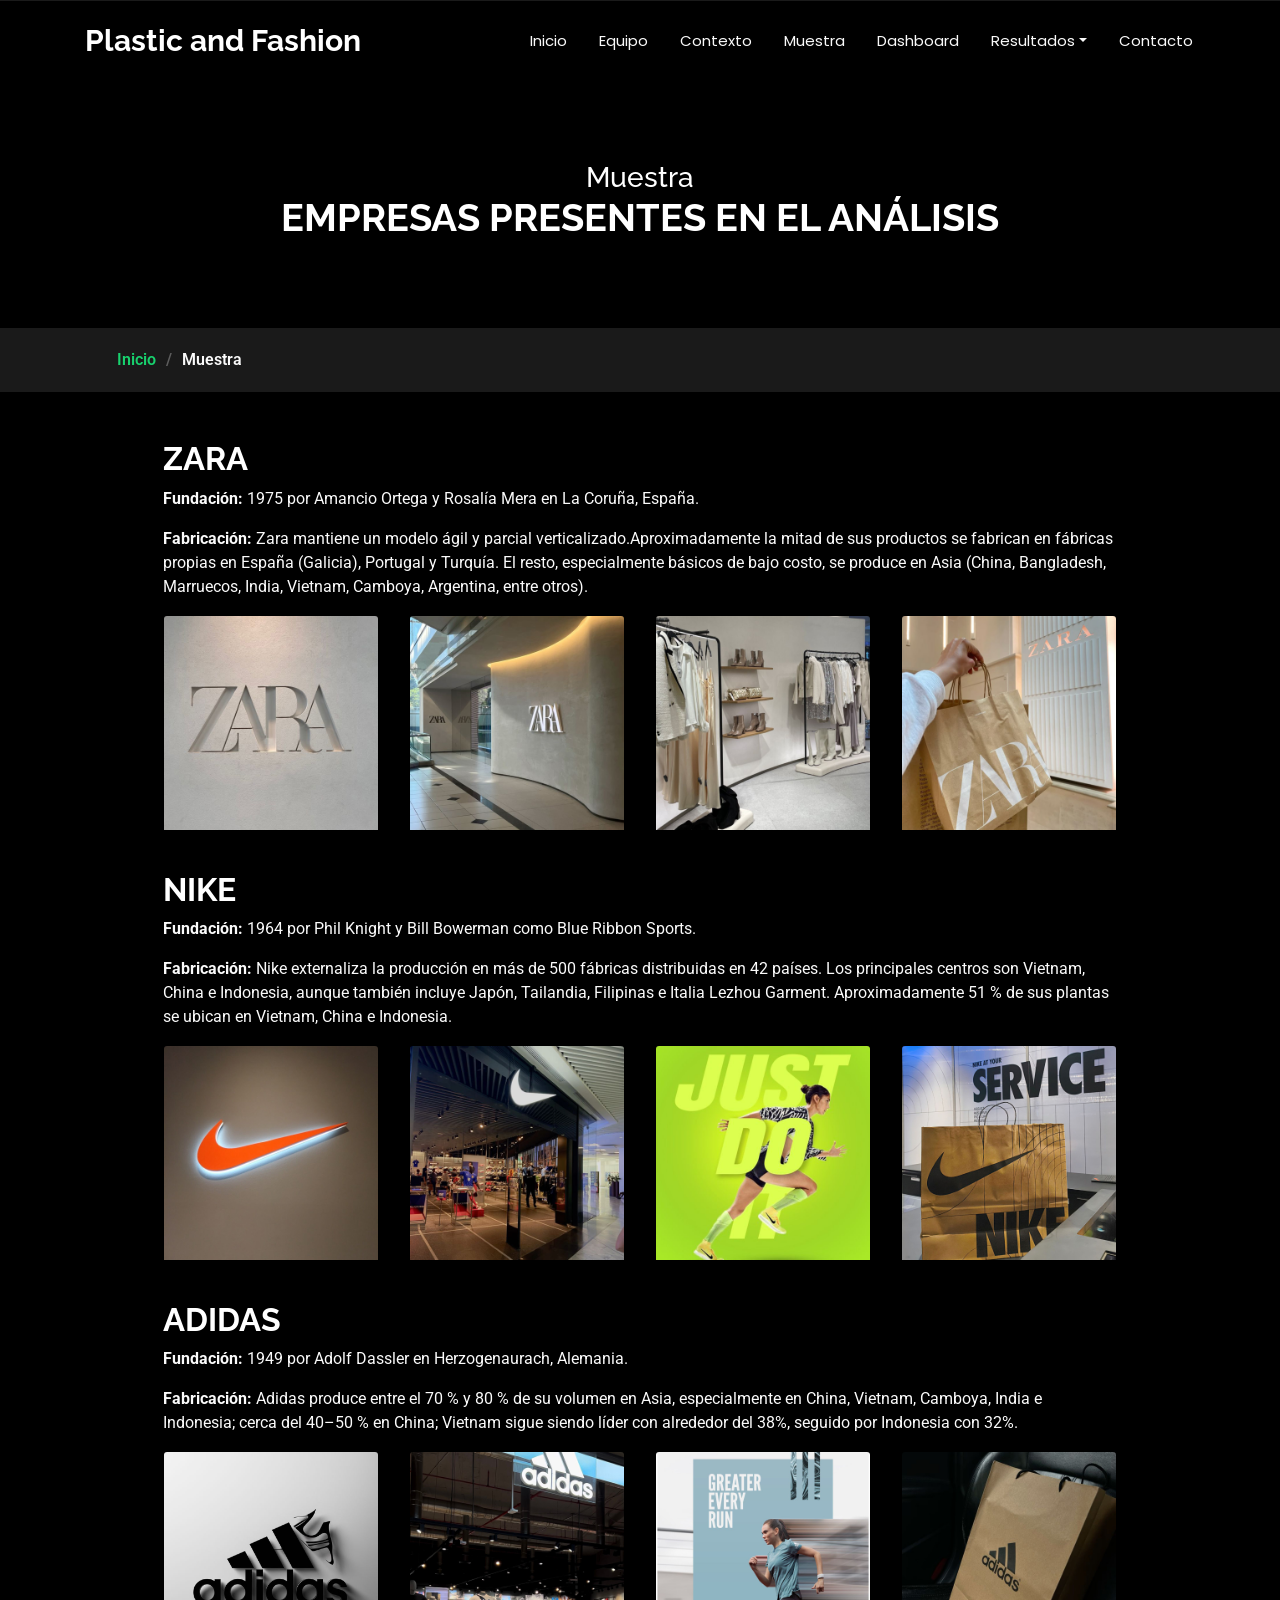
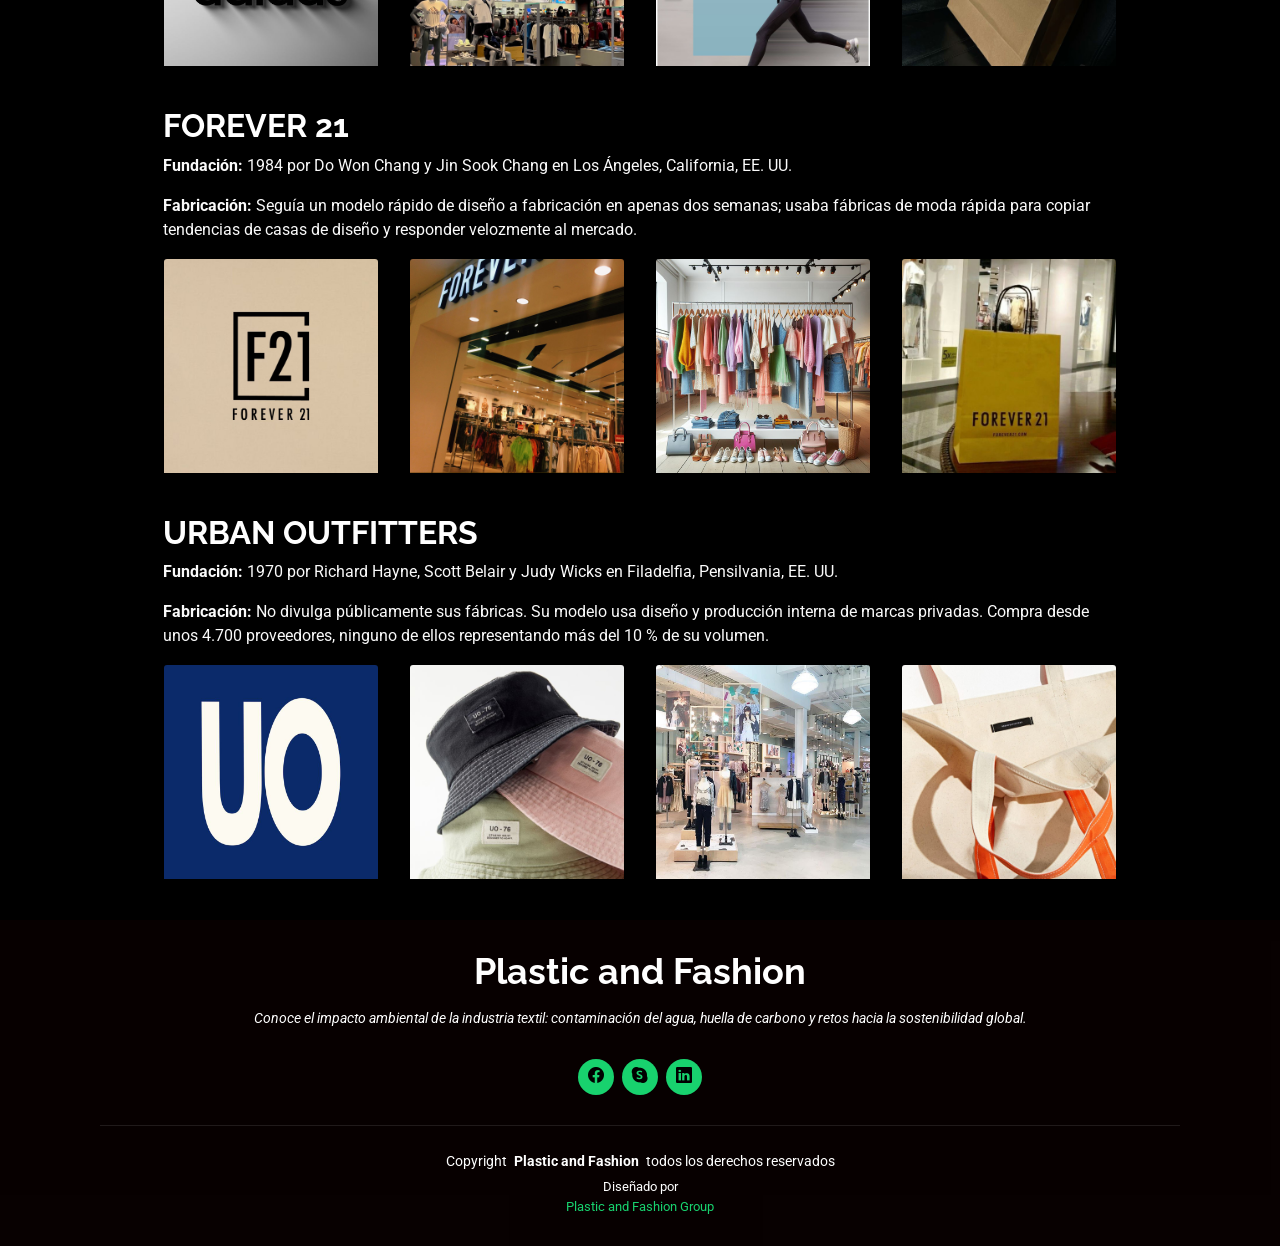
<file: Muestras.html>
<!DOCTYPE html>
<html lang="es">

<head>
  <meta charset="utf-8">
  <meta content="width=device-width, initial-scale=1.0" name="viewport">
  <title>Muestra - Plastic and fashion</title>
  <meta name="description" content="Descubre cómo la moda contamina y qué estrategias sostenibles pueden transformar la industria textil hacia un futuro responsable.">
  <meta name="keywords" content="Plastico, fashion, ropa, sustentable, sostenible, medio ambiente, contaminacion, reciclaje">

  <!-- Favicons -->
  <link href="assets/img/favicon.png" rel="icon">
  <link href="assets/img/apple-touch-icon.png" rel="apple-touch-icon">

  <!-- Fonts -->
  <link href="https://fonts.googleapis.com" rel="preconnect">
  <link href="https://fonts.gstatic.com" rel="preconnect" crossorigin>
  <link href="https://fonts.googleapis.com/css2?family=Roboto:ital,wght@0,100;0,300;0,400;0,500;0,700;0,900;1,100;1,300;1,400;1,500;1,700;1,900&family=Poppins:ital,wght@0,100;0,200;0,300;0,400;0,500;0,600;0,700;0,800;0,900;1,100;1,200;1,300;1,400;1,500;1,600;1,700;1,800;1,900&family=Raleway:ital,wght@0,100;0,200;0,300;0,400;0,500;0,600;0,700;0,800;0,900;1,100;1,200;1,300;1,400;1,500;1,600;1,700;1,800;1,900&display=swap" rel="stylesheet">

  <!-- Vendor CSS Files -->
  <link href="assets/vendor/bootstrap/css/bootstrap.min.css" rel="stylesheet">
  <link href="assets/vendor/bootstrap-icons/bootstrap-icons.css" rel="stylesheet">
  <link href="assets/vendor/aos/aos.css" rel="stylesheet">
  <link href="assets/vendor/swiper/swiper-bundle.min.css" rel="stylesheet">
  <link href="assets/vendor/glightbox/css/glightbox.min.css" rel="stylesheet">
  

  <!-- Main CSS File -->
<script src="https://code.jquery.com/jquery-3.3.1.slim.min.js" integrity="sha384-q8i/X+965DzO0rT7abK41JStQIAqVgRVzpbzo5smXKp4YfRvH+8abtTE1Pi6jizo" crossorigin="anonymous"></script>
<script src="https://cdn.jsdelivr.net/npm/popper.js@1.14.3/dist/umd/popper.min.js" integrity="sha384-ZMP7rVo3mIykV+2+9J3UJ46jBk0WLaUAdn689aCwoqbBJiSnjAK/l8WvCWPIPm49" crossorigin="anonymous"></script>
<script src="https://cdn.jsdelivr.net/npm/bootstrap@4.1.3/dist/js/bootstrap.min.js" integrity="sha384-ChfqqxuZUCnJSK3+MXmPNIyE6ZbWh2IMqE241rYiqJxyMiZ6OW/JmZQ5stwEULTy" crossorigin="anonymous"></script>
  <link rel="stylesheet" href="https://cdn.jsdelivr.net/npm/bootstrap@4.1.3/dist/css/bootstrap.min.css" integrity="sha384-MCw98/SFnGE8fJT3GXwEOngsV7Zt27NXFoaoApmYm81iuXoPkFOJwJ8ERdknLPMO" crossorigin="anonymous">

  <link href="assets/css/main.css" rel="stylesheet">

</head>

<body class="about-page">

<style>

img{
    transition: transform 0.4s ease, box-shadow 0.4s ease;
}
img:hover {
      transform: rotate(3deg) scale(1.1); /* agranda un poco */
      box-shadow: 0 10px 20px rgba(0, 0, 0, 0.4);
      filter: blur(1.5px); /* efecto de desenfoque */
    }
</style>


<header id="header" class="header d-flex align-items-center fixed-top">
    <div class="container-fluid container-xl position-relative d-flex align-items-center justify-content-between">

      <a href="index.html" class="logo d-flex align-items-center">
        <!-- Uncomment the line below if you also wish to use an image logo -->
        <!-- <img src="assets/img/logo.webp" alt=""> -->
        <h1 class="sitename">Plastic and Fashion</h1>
      </a>

      <nav id="navmenu" class="navmenu">
        <ul>
          <li><a href="index.html">Inicio</a></li>
          <li><a href="about.html">Equipo</a></li>
          <li><a href="resume.html">Contexto</a></li>
          <li><a href="Muestras.html">Muestra</a></li>
          <li><a href="portfolio.html">Dashboard</a></li>
          <li><div class="dropdown custom-dropdown"><a href="services.html" class="dropdown-toggle">Resultados</a>
            <ul class="dropdown-menu custom-dropdown-menu"  aria-labelledby="dropdownMenuButton">
              <li><a class="dropdown-item" href="service-details.html">Analisis de resultados</a></li>
              <li><a class="dropdown-item" href="service-details-2.html">Producciónes mas limpias</a></li>
            </ul> 
          </div></li>
          <li><a href="contact.html">Contacto</a></li>
        </ul>
        <i class="mobile-nav-toggle d-xl-none bi bi-list"></i>
      </nav>

    </div>
  </header>

  <main class="main">

    <!-- Page Title -->
    <div class="page-title" data-aos="fade">
      <div class="heading">
        <div class="container">
          <div class="row d-flex justify-content-center text-center">
            <div class="col-lg-8">
              <h3 class="mb-0">Muestra</h3>
              <h1>EMPRESAS PRESENTES EN EL ANÁLISIS</h1>
            </div>
          </div>
        </div>
      </div>
      <nav class="breadcrumbs">
        <div class="container">
          <ol>
            <li><a href="index.html">Inicio</a></li>
            <li class="current">Muestra</li>
          </ol>
        </div>
      </nav>
    </div><!-- End Page Title -->

    <!-- About Section -->


    <section class="about section px-1 py-0 pt-5">
      <div class="w-75 mx-auto">
    <h2><strong>ZARA</strong></h2>
    <p><strong>Fundación:</strong> 1975 por Amancio Ortega y Rosalía Mera en La Coruña, España.</p>
    <p><strong>Fabricación:</strong> Zara mantiene un modelo ágil y parcial verticalizado.Aproximadamente la mitad de sus productos se fabrican en fábricas propias en España (Galicia), Portugal y Turquía. El resto, especialmente básicos de bajo costo, se produce en Asia (China, Bangladesh, Marruecos, India, Vietnam, Camboya, Argentina, entre otros).</p>
<div class="card-deck bg-transparent">
  <div class="card bg-transparent text-white">
    <img class="card-img-top" src="assets\img\muestras\zara1.jpg" alt="Card image cap">
    <div class="card-body">
    </div>
  </div>
  <div class="card bg-transparent text-white">
    <img class="card-img-top" src="assets\img\muestras\zara2.jpg" alt="Card image cap">
    <div class="card-body">
    </div>
  </div>
  <div class="card bg-transparent text-white">
    <img class="card-img-top" src="assets\img\muestras\zara3.jpg" alt="Card image cap">
    <div class="card-body">
    </div>
  </div>
  <div class="card bg-transparent text-white">
    <img class="card-img-top" src="assets\img\muestras\zara4.jpg" alt="Card image cap">
    <div class="card-body">
    </div>
  </div>
</div>
</div>
</section>
<section class="about section px-1 py-0">
      <div class="w-75 mx-auto">
    <h2><strong>NIKE</strong></h2>
    <p><strong>Fundación:</strong> 1964 por Phil Knight y Bill Bowerman como Blue Ribbon Sports.</p> 
    <p><strong>Fabricación:</strong> Nike externaliza la producción en más de 500 fábricas distribuidas en 42 países. Los principales centros son Vietnam, China e Indonesia, aunque también incluye Japón, Tailandia, Filipinas e Italia Lezhou Garment. Aproximadamente 51 % de sus plantas se ubican en Vietnam, China e Indonesia.</p>
<div class="card-deck bg-transparent">
  <div class="card bg-transparent text-white">
    <img class="card-img-top" src="assets/img/muestras/nike1.jpg" alt="Card image cap">
    <div class="card-body">
    </div>
  </div>
  <div class="card bg-transparent text-white">
    <img class="card-img-top" src="assets/img/muestras/nike2.jpg" alt="Card image cap">
    <div class="card-body">
    </div>
  </div>
  <div class="card bg-transparent text-white">
    <img class="card-img-top" src="assets/img/muestras/nike3.jpg" alt="Card image cap">
    <div class="card-body">
    </div>
  </div>
  <div class="card bg-transparent text-white">
    <img class="card-img-top" src="assets/img/muestras/nike4.jpg" alt="Card image cap">
    <div class="card-body">
    </div>
  </div>
</div>
</div>
</section>
<section class="about section px-1 py-0">
      <div class="w-75 mx-auto">
    <h2><strong>ADIDAS</strong></h2>
    <p><strong>Fundación:</strong> 1949 por Adolf Dassler en Herzogenaurach, Alemania.</p>
    <p><strong>Fabricación:</strong> Adidas produce entre el 70 % y 80 % de su volumen en Asia, especialmente en China, Vietnam, Camboya, India e Indonesia; cerca del 40–50 % en China; Vietnam sigue siendo líder con alrededor del 38%, seguido por Indonesia con 32%.</p>
<div class="card-deck bg-transparent">

  <div class="card bg-transparent text-white">
    <img class="card-img-top" src="assets/img/muestras/adidas1.jpg" alt="Card image cap">
    <div class="card-body">
    </div>
  </div>
  <div class="card bg-transparent text-white">
    <img class="card-img-top" src="assets/img/muestras/adidas2.jpg" alt="Card image cap">
    <div class="card-body">
    </div>
  </div>
  <div class="card bg-transparent text-white">
    <img class="card-img-top" src="assets/img/muestras/adidas3.jpg" alt="Card image cap">
    <div class="card-body">
    </div>
  </div>
  <div class="card bg-transparent text-white">
    <img class="card-img-top" src="assets/img/muestras/adidas4.jpg" alt="Card image cap">
    <div class="card-body">
    </div>
  </div>
</div>
</div>
</section>
<section class="about section px-1 py-0">
      <div class="w-75 mx-auto">
    <h2><strong>FOREVER 21</strong></h2>
    <p><strong>Fundación:</strong> 1984 por Do Won Chang y Jin Sook Chang en Los Ángeles, California, EE. UU.</p>
    <p><strong>Fabricación:</strong> Seguía un modelo rápido de diseño a fabricación en apenas dos semanas; usaba fábricas de moda rápida para copiar tendencias de casas de diseño y responder velozmente al mercado.</p>
<div class="card-deck bg-transparent">

  <div class="card bg-transparent text-white">
    <img class="card-img-top" src="assets/img/muestras/forever21-1.jpg" alt="Card image cap">
    <div class="card-body">
    </div>
  </div>
  <div class="card bg-transparent text-white">
    <img class="card-img-top" src="assets/img/muestras/forever21-2.jpg" alt="Card image cap">
    <div class="card-body">
    </div>
  </div>
  <div class="card bg-transparent text-white">
    <img class="card-img-top" src="assets/img/muestras/forever21-3.jpg" alt="Card image cap">
    <div class="card-body">
    </div>
  </div>
  <div class="card bg-transparent text-white">
    <img class="card-img-top" src="assets/img/muestras/forever21-4.jpg" alt="Card image cap">
    <div class="card-body">
    </div>
  </div>
</div>
</div>
</section>
<section class="about section px-1 py-0">
      <div class="w-75 mx-auto">
    <h2><strong>URBAN OUTFITTERS</strong></h2>
    <p><strong>Fundación:</strong> 1970 por Richard Hayne, Scott Belair y Judy Wicks en Filadelfia, Pensilvania, EE. UU.</p>
    <p><strong>Fabricación:</strong> No divulga públicamente sus fábricas. Su modelo usa diseño y producción interna de marcas privadas. Compra desde unos 4.700 proveedores, ninguno de ellos representando más del 10 % de su volumen.</p>
<div class="card-deck bg-transparent">

  <div class="card bg-transparent text-white">
    <img class="card-img-top" src="assets/img/muestras/urban1.jpg" alt="Card image cap">
    <div class="card-body">
    
    </div>
  </div>
  <div class="card bg-transparent text-white">
    <img class="card-img-top" src="assets/img/muestras/urban2.jpg" alt="Card image cap">
    <div class="card-body">

    </div>
  </div>
  <div class="card bg-transparent text-white">
    <img class="card-img-top" src="assets/img/muestras/urban3.jpg" alt="Card image cap">
    <div class="card-body">

    </div>
  </div>
  <div class="card bg-transparent text-white">
    <img class="card-img-top" src="assets/img/muestras/urban4.jpg" alt="Card image cap">
    <div class="card-body">
    </div>
    
  </div>
</div>
</div>
</section>
  <footer id="footer" class="footer dark-background">
    <div class="container">
      <h3 class="sitename">Plastic and Fashion</h3>
      <p>Conoce el impacto ambiental de la industria textil: contaminación del agua, huella de carbono y retos hacia la sostenibilidad global.</p>
      <div class="social-links d-flex justify-content-center">
        <a href="https://www.facebook.com/share/g/1CQcZm95CR/" class="pt-2"><i class="bi bi-facebook mt-4"></i></a>
        <a href="https://join.skype.com/invite/your-skype-link" class="pt-2"><i class="bi bi-skype mt-4"></i></a>
        <a href="https://www.linkedin.com/company/talentotechoriente/" class="pt-2"><i class="bi bi-linkedin mt-4"></i></a>
      </div>
      <div class="container">
        <div class="copyright">
          <span>Copyright</span> <strong class="px-1 sitename">Plastic and Fashion</strong> <span>todos los derechos reservados</span>
        </div>
        <div class="credits">
          <!-- All the links in the footer should remain intact. -->
          <!-- You can delete the links only if you've purchased the pro version. -->
          <!-- Licensing information: https://bootstrapmade.com/license/ -->
          <!-- Purchase the pro version with working PHP/AJAX contact form: [buy-url] -->
          Diseñado por <a href="about.html">Plastic and Fashion Group</a>
        </div>
      </div>
    </div>
  </footer>

  <!-- Scroll Top -->
  <a href="#" id="scroll-top" class="scroll-top d-flex align-items-center justify-content-center"><i class="bi bi-arrow-up-short"></i></a>

  <!-- Preloader -->
  <div id="preloader"></div>

  <!-- Vendor JS Files -->
  <script src="assets/vendor/bootstrap/js/bootstrap.bundle.min.js"></script>
  <script src="assets/vendor/php-email-form/validate.js"></script>
  <script src="assets/vendor/aos/aos.js"></script>
  <script src="assets/vendor/typed.js/typed.umd.js"></script>
  <script src="assets/vendor/purecounter/purecounter_vanilla.js"></script>
  <script src="assets/vendor/waypoints/noframework.waypoints.js"></script>
  <script src="assets/vendor/swiper/swiper-bundle.min.js"></script>
  <script src="assets/vendor/glightbox/js/glightbox.min.js"></script>
  <script src="assets/vendor/imagesloaded/imagesloaded.pkgd.min.js"></script>
  <script src="assets/vendor/isotope-layout/isotope.pkgd.min.js"></script>

  <!-- Main JS File -->
  <script src="assets/js/main.js"></script>

</body>

</html>
</file>
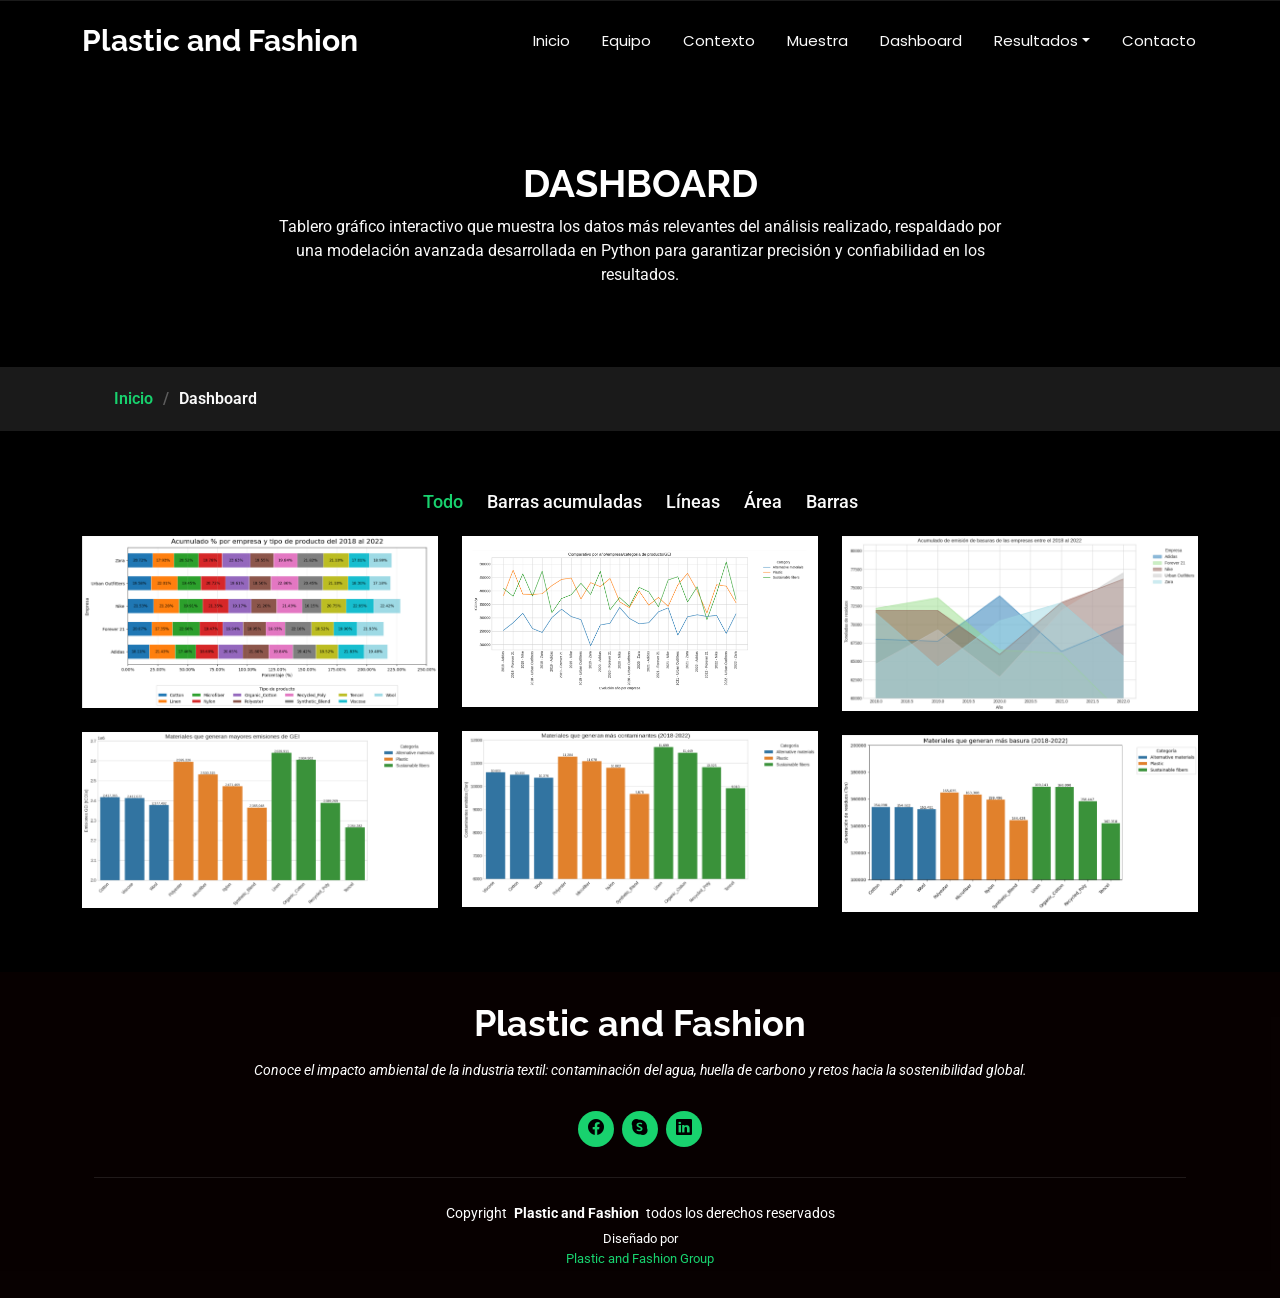
<file: portfolio.html>
<!DOCTYPE html>
<html lang="en">

<head>
  <meta charset="utf-8">
  <meta content="width=device-width, initial-scale=1.0" name="viewport">
  <title>Dashboard - Plastic and Fashion</title>
  <meta name="description" content="Descubre cómo la moda contamina y qué estrategias sostenibles pueden transformar la industria textil hacia un futuro responsable.">
  <meta name="keywords" content="Plastico, fashion, ropa, sustentable, sostenible, medio ambiente, contaminacion, reciclaje">

  <!-- Favicons -->
  <link href="assets/img/favicon.png" rel="icon">
  <link href="assets/img/apple-touch-icon.png" rel="apple-touch-icon">

  <!-- Fonts -->
  <link href="https://fonts.googleapis.com" rel="preconnect">
  <link href="https://fonts.gstatic.com" rel="preconnect" crossorigin>
  <link href="https://fonts.googleapis.com/css2?family=Roboto:ital,wght@0,100;0,300;0,400;0,500;0,700;0,900;1,100;1,300;1,400;1,500;1,700;1,900&family=Poppins:ital,wght@0,100;0,200;0,300;0,400;0,500;0,600;0,700;0,800;0,900;1,100;1,200;1,300;1,400;1,500;1,600;1,700;1,800;1,900&family=Raleway:ital,wght@0,100;0,200;0,300;0,400;0,500;0,600;0,700;0,800;0,900;1,100;1,200;1,300;1,400;1,500;1,600;1,700;1,800;1,900&display=swap" rel="stylesheet">

  <!-- Vendor CSS Files -->
  <link href="assets/vendor/bootstrap/css/bootstrap.min.css" rel="stylesheet">
  <link href="assets/vendor/bootstrap-icons/bootstrap-icons.css" rel="stylesheet">
  <link href="assets/vendor/aos/aos.css" rel="stylesheet">
  <link href="assets/vendor/swiper/swiper-bundle.min.css" rel="stylesheet">
  <link href="assets/vendor/glightbox/css/glightbox.min.css" rel="stylesheet">

  <!-- Main CSS File -->
  <link href="assets/css/main.css" rel="stylesheet">

  <!-- =======================================================
  * Template Name: Personal
  * Template URL: https://bootstrapmade.com/personal-free-resume-bootstrap-template/
  * Updated: Mar 05 2025 with Bootstrap v5.3.3
  * Author: BootstrapMade.com
  * License: https://bootstrapmade.com/license/
  ======================================================== -->
</head>

<body class="portfolio-page">

  <header id="header" class="header d-flex align-items-center fixed-top">
    <div class="container-fluid container-xl position-relative d-flex align-items-center justify-content-between">

      <a href="index.html" class="logo d-flex align-items-center">
        <!-- Uncomment the line below if you also wish to use an image logo -->
        <!-- <img src="assets/img/logo.webp" alt=""> -->
        <h1 class="sitename">Plastic and Fashion</h1>
      </a>

      <nav id="navmenu" class="navmenu">
        <ul>
          <li><a href="index.html">Inicio</a></li>
          <li><a href="about.html">Equipo</a></li>
          <li><a href="resume.html">Contexto</a></li>
          <li><a href="Muestras.html">Muestra</a></li>
          <li><a href="portfolio.html">Dashboard</a></li>
          <li><div class="dropdown custom-dropdown"><a href="services.html" class="dropdown-toggle">Resultados</a>
            <ul class="dropdown-menu custom-dropdown-menu"  aria-labelledby="dropdownMenuButton">
              <li><a class="dropdown-item" href="service-details.html">Analisis de resultados</a></li>
              <li><a class="dropdown-item" href="service-details-2.html">Producciónes mas limpias</a></li>
            </ul> 
          </div></li>
          
          <li><a href="contact.html">Contacto</a></li>
            </ul>
          </ul>
        <i class="mobile-nav-toggle d-xl-none bi bi-list"></i>
      </nav>

    </div>
  </header>

  <main class="main">

    <!-- Page Title -->
    <div class="page-title" data-aos="fade">
      <div class="heading">
        <div class="container">
          <div class="row d-flex justify-content-center text-center">
            <div class="col-lg-8">
              <h1>DASHBOARD</h1>
              <p class="mb-0">Tablero gráfico interactivo que muestra los datos más relevantes del análisis realizado, respaldado por una modelación avanzada desarrollada en Python para garantizar precisión y confiabilidad en los resultados.</p>
            </div>
          </div>
        </div>
      </div>
      <nav class="breadcrumbs">
        <div class="container">
          <ol>
            <li><a href="index.html">Inicio</a></li>
            <li class="current">Dashboard</li>
          </ol>
        </div>
      </nav>
    </div><!-- End Page Title -->

    <!-- Portfolio Section -->
    <section id="portfolio" class="portfolio section">

      <div class="container">

        <div class="isotope-layout" data-default-filter="*" data-layout="masonry" data-sort="original-order">

          <ul class="portfolio-filters isotope-filters" data-aos="fade-up" data-aos-delay="100">
            <li data-filter="*" class="filter-active">Todo</li>
            <li data-filter=".filter-app">Barras acumuladas</li>
            <li data-filter=".filter-product">Líneas</li>
            <li data-filter=".filter-branding">Área</li>
            <li data-filter=".filter-books">Barras</li>
          </ul><!-- End Portfolio Filters -->

          <div class="row gy-4 isotope-container justify-content-center" data-aos="fade-up" data-aos-delay="200">

            <div class="col-lg-4 col-md-6 portfolio-item isotope-item filter-app">
              <div class="portfolio-content h-100 w-100">
                <img src="assets/img/graphics/grafica1.png" class="img-fluid" alt="">
                <div class="portfolio-info">
                  <h4>Tipo de producto utilizado por cada empresa entre 2018 y 2022.</h4>
                  <p>Gráfico de barras acumuladas</p>
                  <a href="assets/img/graphics/grafica1.png" title="Entre 2018 y 2022, la industria textil mantuvo un predominio de fibras plásticas (57–64%), aunque con señales de transición hacia lo sostenible (34–42%). Las marcas destacan por estrategias diferenciadas: Nike en innovación (Tencel), Zara en algodón orgánico y Adidas en reciclaje, mientras Urban Outfitters y Forever 21 avanzan con menor impacto." data-gallery="portfolio-gallery-app" class="glightbox preview-link" height="800px" ><i class="bi bi-zoom-in"></i></a>
                </div>
              </div>
            </div><!-- End Portfolio Item -->

            <div class="col-lg-4 col-md-6 portfolio-item isotope-item filter-product">
              <div class="portfolio-content h-100">
                <img src="assets/img/graphics/grafica2.png" class="img-fluid" alt="">
                <div class="portfolio-info">
                  <h4>Emisiones de GEI por empresa de acuerdo a la categoría de producto entre 2018 a 2022.</h4>
                  <p>Gráfico de lineas</p>
                  <a href="assets/img/graphics/grafica2.png" title="Entre 2018 y 2022, los materiales alternativos generaron las menores emisiones de GEI, mientras que las fibras sostenibles sorprendieron como las más contaminantes, alcanzando su pico en 2022. Marcas como Zara y Urban Outfitters redujeron emisiones al incorporar más materiales alternativos." data-gallery="portfolio-gallery-product" class="glightbox preview-link"><i class="bi bi-zoom-in"></i></a>
                </div>
              </div>
            </div><!-- End Portfolio Item -->

            <div class="col-lg-4 col-md-6 portfolio-item isotope-item filter-branding">
              <div class="portfolio-content h-100">
                <img src="assets/img/graphics/grafica3.png" class="img-fluid" alt="">
                <div class="portfolio-info">
                  <h4>Evolución de emisión de contaminantes de las empresas entre el 2018 a 2022.</h4>
                  <p>Gráfico de área.</p>
                  <a href="assets/img/graphics/grafica3.png" title="Entre 2018 y 2022, las emisiones contaminantes textiles se mantuvieron altas (4,500–5,300 ton/año) sin una reducción sostenida; tras la caída en 2020 por la pandemia, repuntaron en 2021–2022, lideradas por Zara, Nike y Urban Outfitters, lo que evidencia que el impacto ambiental sigue ligado a la producción más que a estrategias de sostenibilidad." data-gallery="portfolio-gallery-branding" class="glightbox preview-link"><i class="bi bi-zoom-in"></i></a>
                </div>
              </div>
            </div><!-- End Portfolio Item -->

            <div class="col-lg-4 col-md-6 portfolio-item isotope-item filter-books">
              <div class="portfolio-content h-100">
                <img src="assets/img/graphics/grafica5.png" class="img-fluid" alt="">
                <div class="portfolio-info">
                  <h4>Materiales que generan más contaminantes.</h4>
                  <p>Gráfico de barras.</p>
                  <a href="assets/img/graphics/grafica5.png" title="Los plásticos (poliéster, microfibra, nylon) siguen siendo los mayores contaminantes por su origen fósil, mientras que fibras sostenibles como lino y algodón orgánico presentan altos impactos ligados al agua y la agricultura. En contraste, poliéster reciclado y Tencel muestran los niveles más bajos, confirmando la necesidad de reducir plásticos y ampliar fibras circulares y biodegradables." data-gallery="portfolio-gallery-book" class="glightbox preview-link"><i class="bi bi-zoom-in"></i></a>
                </div>
              </div>
            </div><!-- End Portfolio Item -->

            <div class="col-lg-4 col-md-6 portfolio-item isotope-item filter-books">
              <div class="portfolio-content h-100">
                <img src="assets/img/graphics/grafica4.png" class="img-fluid" alt="">
                <div class="portfolio-info">
                  <h4>Materiales que generan mayores emisiones de GEI.</h4>
                  <p>Gráfico de barras.</p>
                  <a href="assets/img/graphics/grafica4.png" title="Las fibras sostenibles resultaron ser la segunda categoría con mayores emisiones de GEI, destacando lino y algodón orgánico como los más contaminantes, mientras que en plásticos lidera el poliéster. Sin embargo, materiales como Tencel (sostenible) y mezclas sintéticas (plásticos) muestran menor impacto, y en conjunto los alternativos son los que menos emisiones producen." data-gallery="portfolio-gallery-book" class="glightbox preview-link"><i class="bi bi-zoom-in"></i></a>
                </div>
              </div>
            </div><!-- End Portfolio Item -->

            <div class="col-lg-4 col-md-6 portfolio-item isotope-item filter-books">
              <div class="portfolio-content h-100">
                <img src="assets/img/graphics/grafica6.png" class="img-fluid" alt="">
                <div class="portfolio-info">
                  <h4>Materiales que generan más basura.</h4>
                  <p>Gráfica de barras.</p>
                  <a href="assets/img/graphics/grafica6.png" title="Aunque fibras sostenibles como algodón orgánico y lino generan altos volúmenes de residuos, estos son biodegradables, a diferencia de los plásticos (poliéster, microfibra, nylon) cuyos desechos son persistentes y más contaminantes. Los alternativos se ubican en un nivel intermedio, mientras que Tencel y poliéster reciclado destacan por su bajo impacto, confirmando la urgencia de reducir plásticos y potenciar materiales circulares y biodegradables." data-gallery="portfolio-gallery-book" class="glightbox preview-link"><i class="bi bi-zoom-in"></i></a>
                </div>
              </div>
            </div><!-- End Portfolio Item -->

          </div><!-- End Portfolio Container -->

        </div>

      </div>

    </section><!-- /Portfolio Section -->

  </main>

  <footer id="footer" class="footer dark-background">
    <div class="container">
      <h3 class="sitename">Plastic and Fashion</h3>
      <p>Conoce el impacto ambiental de la industria textil: contaminación del agua, huella de carbono y retos hacia la sostenibilidad global.</p>
      <div class="social-links d-flex justify-content-center">
        <a href="https://www.facebook.com/share/g/1CQcZm95CR/" class="pt-2"><i class="bi bi-facebook mt-4"></i></a>
        <a href="https://join.skype.com/invite/your-skype-link" class="pt-2"><i class="bi bi-skype mt-4"></i></a>
        <a href="https://www.linkedin.com/company/talentotechoriente/" class="pt-2"><i class="bi bi-linkedin mt-4"></i></a>
      </div>
      <div class="container">
        <div class="copyright">
          <span>Copyright</span> <strong class="px-1 sitename">Plastic and Fashion</strong> <span>todos los derechos reservados</span>
        </div>
        <div class="credits">
          <!-- All the links in the footer should remain intact. -->
          <!-- You can delete the links only if you've purchased the pro version. -->
          <!-- Licensing information: https://bootstrapmade.com/license/ -->
          <!-- Purchase the pro version with working PHP/AJAX contact form: [buy-url] -->
          Diseñado por <a href="about.html">Plastic and Fashion Group</a>
        </div>
      </div>
    </div>
  </footer>

  <!-- Scroll Top -->
  <a href="#" id="scroll-top" class="scroll-top d-flex align-items-center justify-content-center"><i class="bi bi-arrow-up-short"></i></a>

  <!-- Preloader -->
  <div id="preloader"></div>

  <!-- Vendor JS Files -->
  <script src="assets/vendor/bootstrap/js/bootstrap.bundle.min.js"></script>
  <script src="assets/vendor/php-email-form/validate.js"></script>
  <script src="assets/vendor/aos/aos.js"></script>
  <script src="assets/vendor/typed.js/typed.umd.js"></script>
  <script src="assets/vendor/purecounter/purecounter_vanilla.js"></script>
  <script src="assets/vendor/waypoints/noframework.waypoints.js"></script>
  <script src="assets/vendor/swiper/swiper-bundle.min.js"></script>
  <script src="assets/vendor/glightbox/js/glightbox.min.js"></script>
  <script src="assets/vendor/imagesloaded/imagesloaded.pkgd.min.js"></script>
  <script src="assets/vendor/isotope-layout/isotope.pkgd.min.js"></script>

  <!-- Main JS File -->
  <script src="assets/js/main.js"></script>

</body>

</html>
</file>
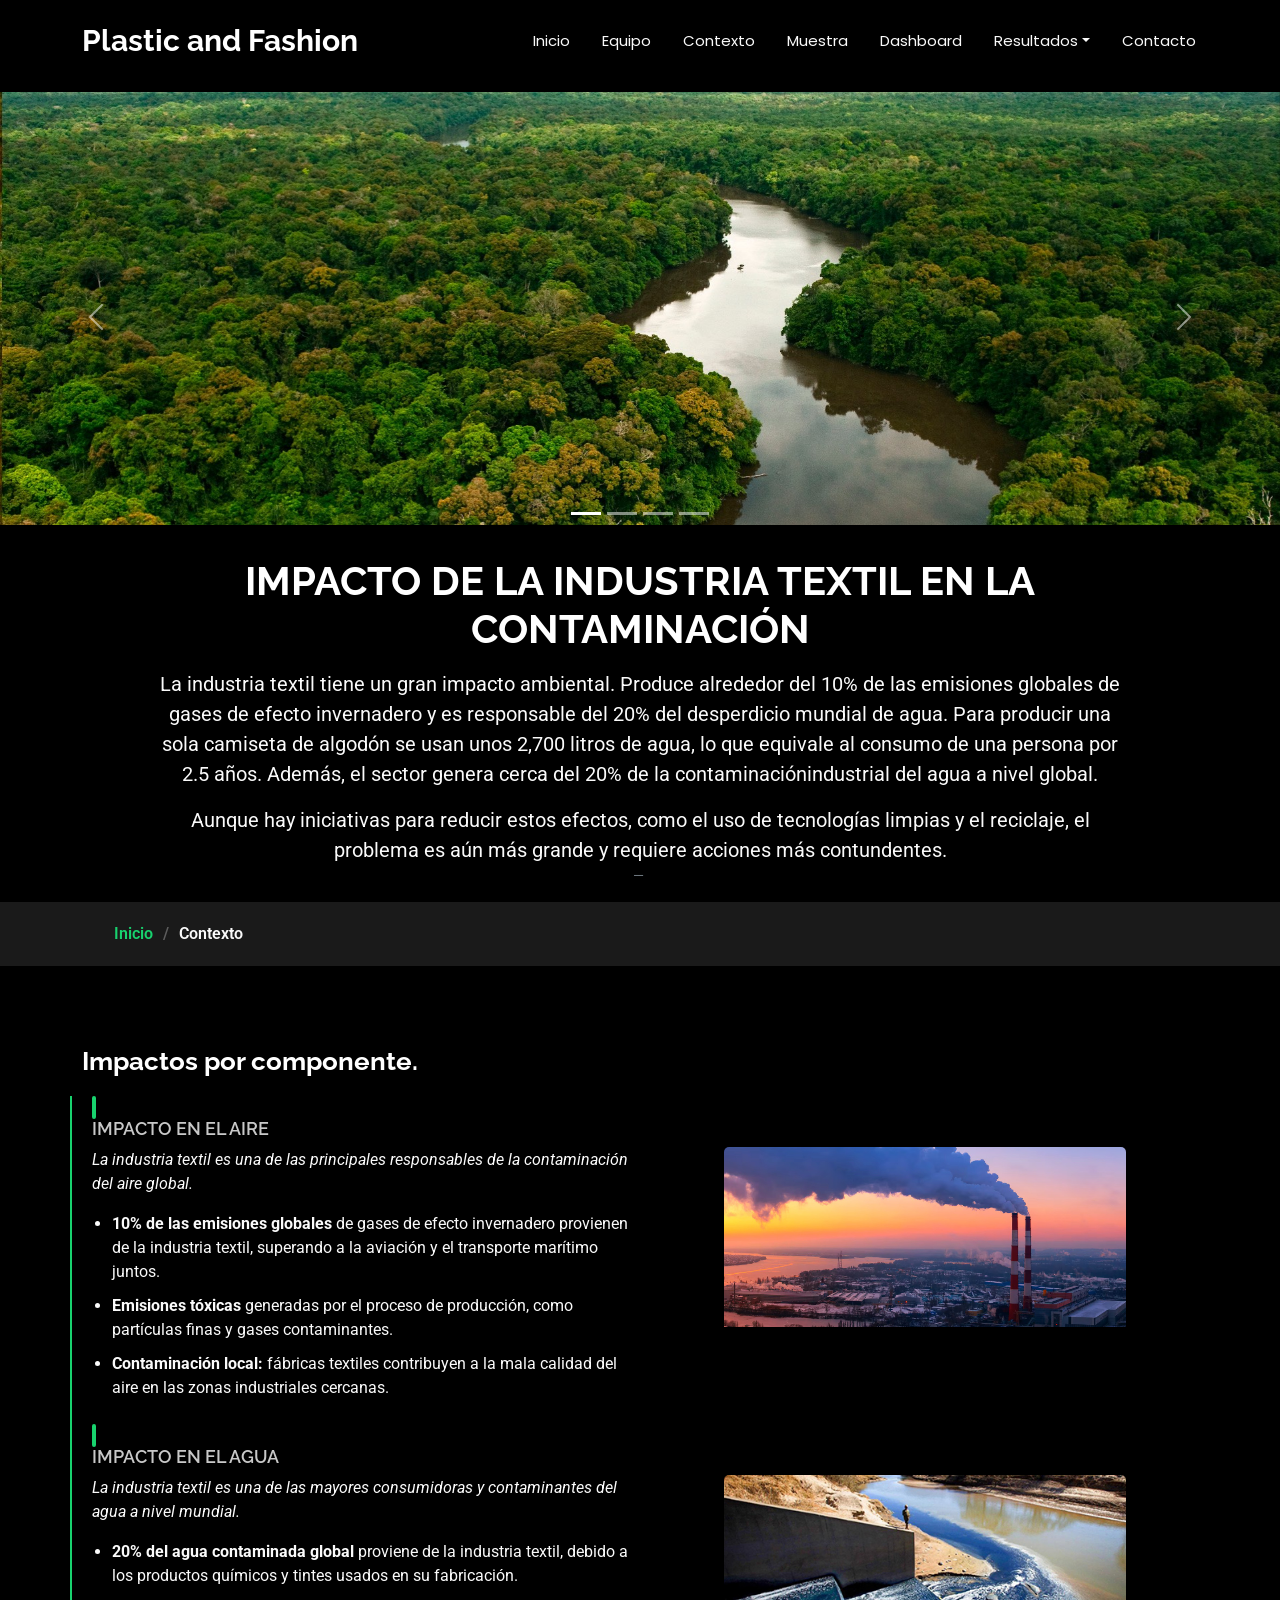
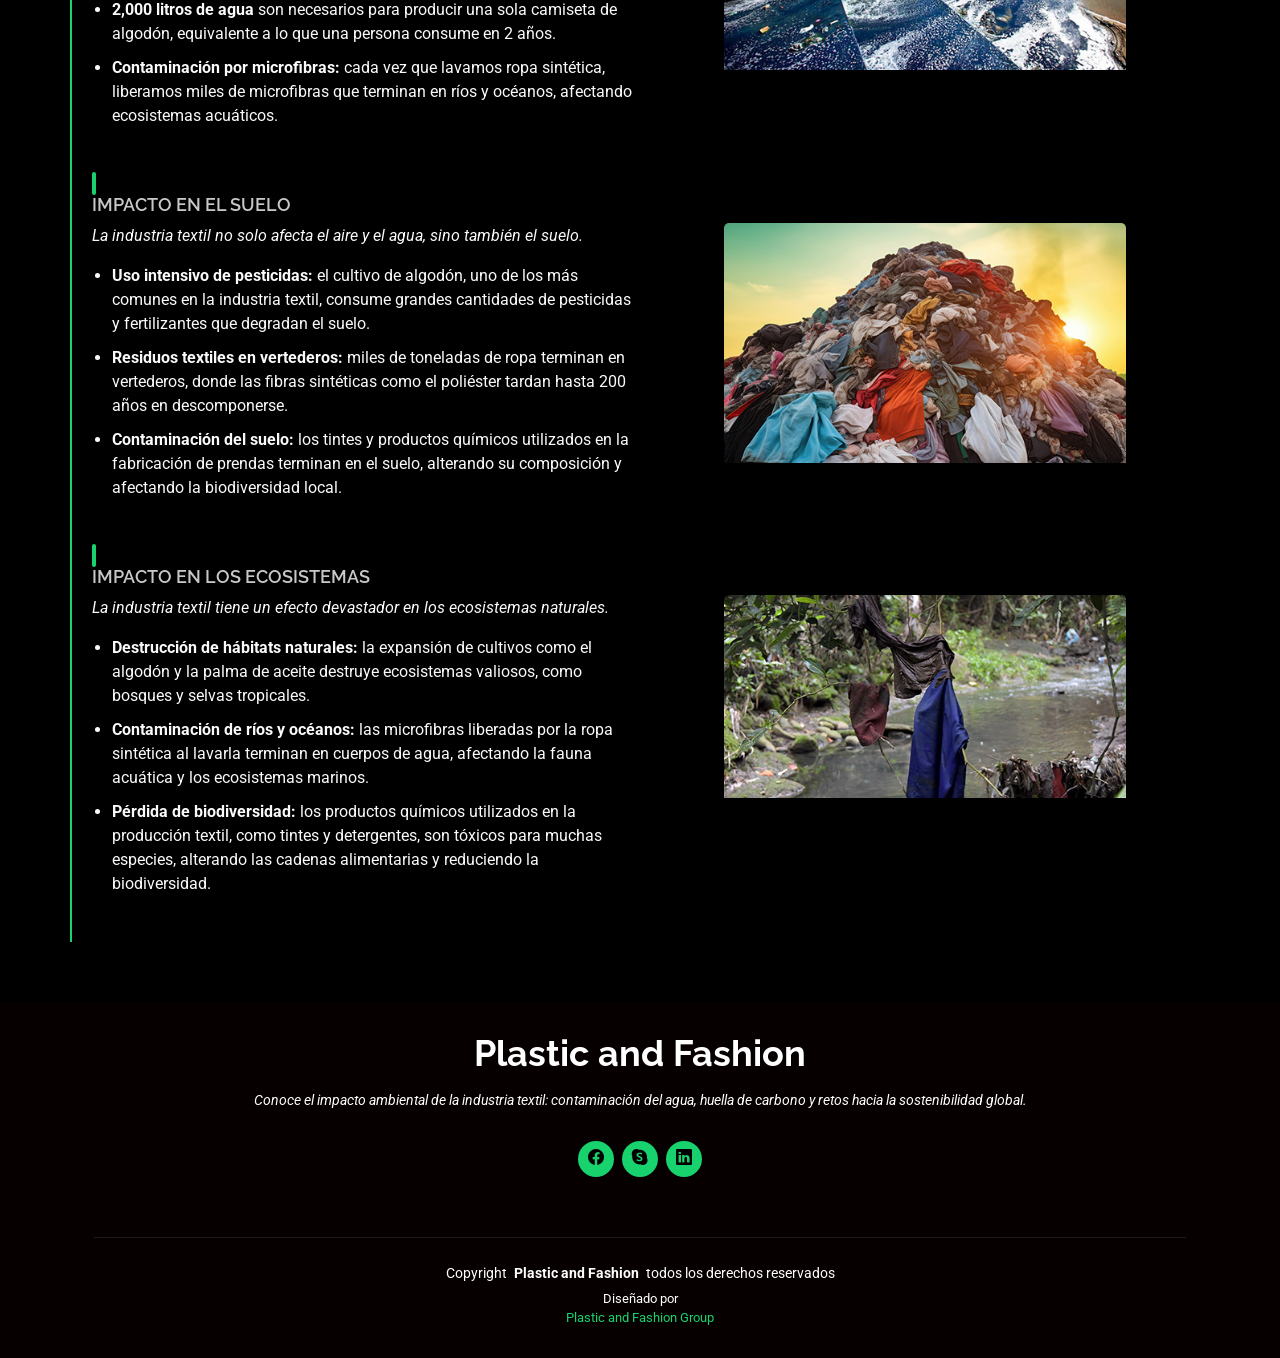
<file: resume.html>
<!DOCTYPE html>
<html lang="Es">

<head>
  <meta charset="utf-8">
  <meta content="width=device-width, initial-scale=1.0" name="viewport">
  <title>Contexto - Plastic and Fashion</title>
  <meta name="description"
    content="Descubre cómo la moda contamina y qué estrategias sostenibles pueden transformar la industria textil hacia un futuro responsable.">
  <meta name="keywords"
    content="Plastico, fashion, ropa, sustentable, sostenible, medio ambiente, contaminacion, reciclaje">

  <!-- Favicons -->
  <link href="assets/img/favicon.png" rel="icon">
  <link href="assets/img/apple-touch-icon.png" rel="apple-touch-icon">

  <!-- Fonts -->
  <link href="https://fonts.googleapis.com" rel="preconnect">
  <link href="https://fonts.gstatic.com" rel="preconnect" crossorigin>
  <link
    href="https://fonts.googleapis.com/css2?family=Roboto:ital,wght@0,100;0,300;0,400;0,500;0,700;0,900;1,100;1,300;1,400;1,500;1,700;1,900&family=Poppins:ital,wght@0,100;0,200;0,300;0,400;0,500;0,600;0,700;0,800;0,900;1,100;1,200;1,300;1,400;1,500;1,600;1,700;1,800;1,900&family=Raleway:ital,wght@0,100;0,200;0,300;0,400;0,500;0,600;0,700;0,800;0,900;1,100;1,200;1,300;1,400;1,500;1,600;1,700;1,800;1,900&display=swap"
    rel="stylesheet">


  <!-- Vendor CSS Files -->
  <link href="assets/vendor/bootstrap/css/bootstrap.min.css" rel="stylesheet">
  <link href="assets/vendor/bootstrap-icons/bootstrap-icons.css" rel="stylesheet">
  <link href="assets/vendor/aos/aos.css" rel="stylesheet">
  <link href="assets/vendor/swiper/swiper-bundle.min.css" rel="stylesheet">
  <link href="assets/vendor/glightbox/css/glightbox.min.css" rel="stylesheet">

    <link rel="stylesheet" href="	https://cdn.jsdelivr.net/npm/bootstrap@5.3.8/dist/css/bootstrap.min.css">


  <!-- Main CSS File -->
  <link href="assets/css/main.css" rel="stylesheet">

  <!-- =======================================================
  * Template Name: Personal
  * Template URL: https://bootstrapmade.com/personal-free-resume-bootstrap-template/
  * Updated: Mar 05 2025 with Bootstrap v5.3.3
  * Author: BootstrapMade.com
  * License: https://bootstrapmade.com/license/
  ======================================================== -->
</head>

<body class="resume-page">
<style>
img{
    transition: transform 0.4s ease, box-shadow 0.4s ease;
}
img:hover {
      transform: scale(1.1); /* agranda un poco */
      box-shadow: 0 10px 20px rgba(0, 195, 94, 0.4);
    }
</style>
  <header id="header" class="header d-flex align-items-center fixed-top">
    <div class="container-fluid container-xl position-relative d-flex align-items-center justify-content-between">

      <a href="index.html" class="logo d-flex align-items-center">
        <!-- Uncomment the line below if you also wish to use an image logo -->
        <!-- <img src="assets/img/logo.webp" alt=""> -->
        <h1 class="sitename">Plastic and Fashion</h1>
      </a>

      <nav id="navmenu" class="navmenu">
        <ul>
          <li><a href="index.html">Inicio</a></li>
          <li><a href="about.html">Equipo</a></li>
          <li><a href="resume.html">Contexto</a></li>
          <li><a href="Muestras.html">Muestra</a></li>
          <li><a href="portfolio.html">Dashboard</a></li>
          <li><div class="dropdown custom-dropdown"><a href="services.html" class="dropdown-toggle">Resultados</a>
            <ul class="dropdown-menu custom-dropdown-menu"  aria-labelledby="dropdownMenuButton">
              <li><a class="dropdown-item" href="service-details.html">Analisis de resultados</a></li>
              <li><a class="dropdown-item" href="service-details-2.html">Producciónes mas limpias</a></li>
            </ul> 
          </div></li>
          <li><a href="contact.html">Contacto</a></li>
        </ul>
        <i class="mobile-nav-toggle d-xl-none bi bi-list"></i>
      </nav>

    </div>
  </header>

  <main class="main">
    <!-- Page Title -->
    <div data-aos="fade">
      <div class="heading">
        <div class="container mx-0 px-0 w-100" style="max-width: 100%;">
          <div class="row d-flex justify-content-center text-center">
            <div class="w-100  mt-3 pt-3">
              <figure class="text-center">
                <blockquote class="blockquote">
                    <section style="padding-bottom: 0;"> <!-- <span style="color: green;">Contenedor principal del carrusel con la clase CSS que definimos arriba</span> -->
    <!-- Contenido debajo del carrusel -->
    <div class="container-fluid p-0"> <!-- <span style="color: green;">Contenedor fluido sin padding para que el carrusel ocupe todo el ancho</span> -->
      <!-- <span style="color: green;">Elemento principal del carrusel de Bootstrap con configuración automática</span> -->
      <div id="headerImageCarousel" class="carousel slide" data-bs-ride="carousel" data-bs-interval="5000">
        <!-- <span style="color: green;">data-bs-ride="carousel": Activa el carrusel automáticamente al cargar la página</span> -->
        <!-- <span style="color: green;">data-bs-interval="5000": Cambia de slide cada 5 segundos (5000 milisegundos)</span> -->
        
        <!-- <span style="color: green;">Indicadores del carrusel - puntos en la parte inferior que muestran el slide actual</span> -->
        <div class="carousel-indicators">
              
          <!-- <span style="color: green;">Botón indicador para el primer slide (activo por defecto)</span> -->
          <button type="button" data-bs-target="#headerImageCarousel" data-bs-slide-to="0" class="active" aria-current="true" aria-label="Residuos textiles"></button>
          <!-- <span style="color: green;">data-bs-target: ID del carrusel que controla este botón</span> -->
          <!-- <span style="color: green;">data-bs-slide-to="0": Indica que este botón lleva al slide número 0 (primero)</span> -->
          
          <!-- <span style="color: green;">Botón indicador para el segundo slide</span> -->
          <button type="button" data-bs-target="#headerImageCarousel" data-bs-slide-to="1" aria-label="Producción industrial"></button>
      
          <!-- <span style="color: green;">Botón indicador para el tercer slide</span> -->
          <button type="button" data-bs-target="#headerImageCarousel" data-bs-slide-to="2" aria-label="Reciclaje textil"></button>
          
          <!-- <span style="color: green;">Botón indicador para el cuarto slide</span> -->
          <button type="button" data-bs-target="#headerImageCarousel" data-bs-slide-to="3" aria-label="Manufactura textil"></button>
        </div>

        <!-- <span style="color: green;">Contenedor de todos los slides del carrusel</span> -->
        <div class="carousel-inner headerImageCarousel">
          <!--<span style="color: green;">SLIDE 1: Montaña de residuos textiles (activo por defecto)</span> -->
          <div class="carousel-item active"> <!-- <span style="color: green;">class="active": Este slide se muestra primero al cargar la página</span> -->
            <!-- <span style="color: green;">Imagen codificada en base64 para evitar dependencias de archivos externos</span> -->
            <img src="assets/img/contexto/carrusel1.jpg" alt = "Montaña de residuos textiles"
                class="d-block w-100" 
                alt="Montaña de residuos textiles">
            <!-- <span style="color: green;">class="d-block w-100": Hace que la imagen sea un elemento de bloque con ancho completo</span> -->
            
            <!-- <span style="color: green;">Leyenda superpuesta sobre la imagen</span> -->
            <div class="carousel-caption d-none d-md-block"></div> <!-- <span style="color: green;">d-none d-md-block: Oculta la leyenda en móviles, visible en tablets y desktop</span> -->
            
        <span class="typed-cursor typed-cursor--blink"></span>
      </p>
            </div>
          <!-- <span style="color: green;">SLIDE 2: Producción industrial textil</span> -->
          <div class="carousel-item"> <!-- <span style="color: green;">Sin class="active" porque no es el slide inicial</span> -->
            <img src="assets/img/contexto/carrusel2.jpg" alt="Máquinas de producción xtil"
                class="d-block w-100" 
                alt="Máquinas de producción textil">
            <div class="carousel-caption d-none d-md-block"></div>
            </div>
          <!-- <span style="color: green;">SLIDE 3: Concepto de reciclaje y economía circular</span> -->
          <div class="carousel-item">
            <img src="assets/img/contexto/carrusel3.jpg" alt="Símbolo de reciclaje con ropa"
                class="d-block w-100" 
                alt="Símbolo de reciclaje con ropa">
            <div class="carousel-caption d-none d-md-block"></div>
              
            </div>
          <!-- <span style="color: green;">SLIDE 4: Fábrica textil en funcionamiento</span> -->
          <div class="carousel-item">
            <img src="assets/img/contexto/carrusel4.jpg" 
                class="d-block w-100" 
                alt="Fábrica textil en funcionamiento">
            <div class="carousel-caption d-none d-md-block"></div>
          </div>
        <!-- <span style="color: green;">Controles de navegación del carrusel - flechas izquierda y derecha</span> -->
        <button class="carousel-control-prev" type="button" data-bs-target="#headerImageCarousel" data-bs-slide="prev">
          <!-- <span style="color: green;">data-bs-slide="prev": Comando para ir al slide anterior</span> -->
          <span class="carousel-control-prev-icon" aria-hidden="true"></span> <!-- <span style="color: green;">Icono de flecha izquierda</span> -->
          <span class="visually-hidden">Anterior</span> <!-- <span style="color: green;">Texto para lectores de pantalla (accesibilidad)</span> -->
        </button>
        
        <button class="carousel-control-next" type="button" data-bs-target="#headerImageCarousel" data-bs-slide="next">
          <!-- <span style="color: green;">data-bs-slide="next": Comando para ir al slide siguiente</span> -->
          <span class="carousel-control-next-icon" aria-hidden="true"></span> <!-- <span style="color: green;">Icono de flecha derecha</span> -->
          <span class="visually-hidden">Siguiente</span> <!-- <span style="color: green;">Texto para lectores de pantalla (accesibilidad)</span> -->
        </button>
      </div>
      
    </div>
  </section>
  <div class="w-75 mx-auto">
                  <h1 class="mb-3  mt-2 pt-2"><strong>IMPACTO DE LA INDUSTRIA TEXTIL EN LA CONTAMINACIÓN</strong></h1>
                  <p>La industria textil tiene un gran impacto ambiental. Produce alrededor del 10% de las emisiones globales de gases de efecto invernadero y es responsable del 20% del desperdicio mundial de agua. Para producir una sola camiseta de algodón se usan unos 2,700 litros de agua, lo que equivale al consumo de una persona por 2.5 años. Además, el sector genera cerca del 20% de la contaminaciónindustrial del agua a nivel global.</p>
                  <p>Aunque hay iniciativas para reducir estos efectos, como el uso de tecnologías limpias y el reciclaje, el problema es aún más grande y requiere acciones más contundentes.</p>
                </div>
                </blockquote>
                <figcaption class="blockquote-footer">
                </figcaption>
              </figure>
            </div>
          </div>
        </div>
      </div>
      <div class="page-title">
        <nav class="breadcrumbs">
          <div class="container">
            <ol>
              <li><a href="index.html">Inicio</a></li>
              <li class="current">Contexto</li>
            </ol>
          </div>
      </div>
      </nav>
    </div><!-- End Page Title -->

    <!-- Resume Section -->
    <section id="resume" class="resume section">

      <div class="container">

        <div class="row">

          <div class="col-lg-12" data-aos="fade-up" data-aos-delay="100">
            <h3 class="resume-title">Impactos por componente.</h3>
          </div>

            <div class="col-lg-6 resume-item pb-0">
              <h4>Impacto en el aire</h4>
              <p><em>La industria textil es una de las principales responsables de la contaminación del aire
                  global.</em></p>
              <ul>
                <li><b>10% de las emisiones globales</b> de gases de efecto invernadero provienen de la industria
                  textil, superando a la aviación y el transporte marítimo juntos.</li>
                <li><b>Emisiones tóxicas</b> generadas por el proceso de producción, como partículas finas y gases
                  contaminantes.</li>
                <li><b>Contaminación local:</b> fábricas textiles contribuyen a la mala calidad del aire en las zonas
                  industriales cercanas.</li>
              </ul>
            </div><!-- Edn Resume Item -->
            <div class="col-lg-6" data-aos="fade-up" data-aos-delay="100">
              <section class="about section px-1 py-0 pt-5">
                <div class="w-75 mx-auto">
                  <div class="card-deck bg-transparent">
                    <div class="card bg-transparent text-white">
                      <img class="card-img-top" src="assets/img/contexto/contexto44.jpg" alt="Card image cap">
                        <div class="card-body">
                        </div>
                  </div>
                </div>
              </section>
            </div>

            <div class="col-lg-6 resume-item">
              <h4>Impacto en el agua</h4>
              <p><em>La industria textil es una de las mayores consumidoras y contaminantes del agua a nivel
                  mundial.</em></p>
              <ul>
                <li><b>20% del agua contaminada global</b> proviene de la industria textil, debido a los productos
                  químicos y tintes usados en su fabricación.</li>
                <li><b>2,000 litros de agua</b> son necesarios para producir una sola camiseta de algodón, equivalente a
                  lo que una persona consume en 2 años.</li>
                <li><b>Contaminación por microfibras:</b> cada vez que lavamos ropa sintética, liberamos miles de
                  microfibras que terminan en ríos y océanos, afectando ecosistemas acuáticos.</li>
              </ul>
            </div><!-- Edn Resume Item -->
            <div class="col-lg-6" data-aos="fade-up" data-aos-delay="100">
              <section class="about section px-1 py-0 pt-5">
                <div class="w-75 mx-auto">
                  <div class="card-deck bg-transparent">
                    <div class="card bg-transparent text-white">
                      <img class="card-img-top" src="assets/img/contexto/contexto22.jpg" alt="Card image cap">
                        <div class="card-body">
                        </div>
                  </div>
                </div>
              </section>
            </div>
            <div class="col-lg-6 resume-item">
              <h4>Impacto en el suelo</h4>
              <p><em>La industria textil no solo afecta el aire y el agua, sino también el suelo.</em></p>
              <ul>
                <li><b>Uso intensivo de pesticidas:</b> el cultivo de algodón, uno de los más comunes en la industria
                  textil, consume grandes cantidades de pesticidas y fertilizantes que degradan el suelo.</li>
                <li><b>Residuos textiles en vertederos:</b> miles de toneladas de ropa terminan en vertederos, donde las
                  fibras sintéticas como el poliéster tardan hasta 200 años en descomponerse.</li>
                <li><b>Contaminación del suelo:</b> los tintes y productos químicos utilizados en la fabricación de
                  prendas terminan en el suelo, alterando su composición y afectando la biodiversidad local.</li>
              </ul>
            </div>
            <div class="col-lg-6" data-aos="fade-up" data-aos-delay="100">
              <section class="about section px-1 py-0 pt-5">
                <div class="w-75 mx-auto">
                  <div class="card-deck bg-transparent">
                    <div class="card bg-transparent text-white">
                      <img class="card-img-top" src="assets/img/contexto/contexto33.jpg" alt="Card image cap">
                        <div class="card-body">
                        </div>
                  </div>
                </div>
              </section>
            </div>
            <div class="col-lg-6 resume-item">
              <h4>Impacto en los ecosistemas</h4>
              <p><em>La industria textil tiene un efecto devastador en los ecosistemas naturales. </em></p>
              <ul>
                <li><b>Destrucción de hábitats naturales:</b> la expansión de cultivos como el algodón y la palma de
                  aceite destruye ecosistemas valiosos, como bosques y selvas tropicales.</li>
                <li><b>Contaminación de ríos y océanos:</b> las microfibras liberadas por la ropa sintética al lavarla
                  terminan en cuerpos de agua, afectando la fauna acuática y los ecosistemas marinos.</li>
                <li><b>Pérdida de biodiversidad:</b> los productos químicos utilizados en la producción textil, como
                  tintes y detergentes, son tóxicos para muchas especies, alterando las cadenas alimentarias y
                  reduciendo la biodiversidad.</li>
              </ul>
              </div><!-- Edn Resume Item -->
            <div class="col-lg-6" data-aos="fade-up" data-aos-delay="100">
              <section class="about section px-1 py-0 pt-5">
                <div class="w-75 mx-auto">
                  <div class="card-deck bg-transparent">
                    <div class="card bg-transparent text-white">
                      <img class="card-img-top" src="assets/img/contexto/contexto11.jpg" alt="Card image cap">
                        <div class="card-body">
                        </div>
                  </div>
                </div>
              </section>
            </div>
          </div><!-- Edn Resume Item -->
        </div>
      </div>
      </div>
    </section><!-- /Resume Section -->
  </main>

  <footer id="footer" class="footer dark-background">
    <div class="container">
      <h3 class="sitename">Plastic and Fashion</h3>
      <p>Conoce el impacto ambiental de la industria textil: contaminación del agua, huella de carbono y retos hacia la sostenibilidad global.</p>
      <div class="social-links d-flex justify-content-center"></p>
      <div class="social-links d-flex justify-content-center">
        <a href="https://www.facebook.com/share/g/1CQcZm95CR/" class="pt-2"><i class="bi bi-facebook mt-4"></i></a>
        <a href="https://join.skype.com/invite/your-skype-link" class="pt-2"><i class="bi bi-skype mt-4"></i></a>
        <a href="https://www.linkedin.com/company/talentotechoriente/" class="pt-2"><i class="bi bi-linkedin mt-4"></i></a>
      </div>
      </div>
      <div class="container">
        <div class="copyright">
          <span>Copyright</span> <strong class="px-1 sitename">Plastic and Fashion</strong> <span>todos los derechos reservados</span>
        </div>
        <div class="credits">
          <!-- All the links in the footer should remain intact. -->
          <!-- You can delete the links only if you've purchased the pro version. -->
          <!-- Licensing information: https://bootstrapmade.com/license/ -->
          <!-- Purchase the pro version with working PHP/AJAX contact form: [buy-url] -->
          Diseñado por <a href="about.html">Plastic and Fashion Group</a>
        </div>
      </div>
    </div>
  </footer>

  <!-- Scroll Top -->
  <a href="#" id="scroll-top" class="scroll-top d-flex align-items-center justify-content-center"><i
      class="bi bi-arrow-up-short"></i></a>

  <!-- Preloader -->
  <div id="preloader"></div>

  <!-- Vendor JS Files -->
  <script src="assets/vendor/bootstrap/js/bootstrap.bundle.min.js"></script>
  <script src="assets/vendor/php-email-form/validate.js"></script>
  <script src="assets/vendor/aos/aos.js"></script>
  <script src="assets/vendor/typed.js/typed.umd.js"></script>
  <script src="assets/vendor/purecounter/purecounter_vanilla.js"></script>
  <script src="assets/vendor/waypoints/noframework.waypoints.js"></script>
  <script src="assets/vendor/swiper/swiper-bundle.min.js"></script>
  <script src="assets/vendor/glightbox/js/glightbox.min.js"></script>
  <script src="assets/vendor/imagesloaded/imagesloaded.pkgd.min.js"></script>
  <script src="assets/vendor/isotope-layout/isotope.pkgd.min.js"></script>

    <script src="	https://cdn.jsdelivr.net/npm/bootstrap@5.3.8/dist/js/bootstrap.bundle.min.js"></script>


  <!-- Main JS File -->
  <script src="assets/js/main.js"></script>

</body>

</html>
</file>
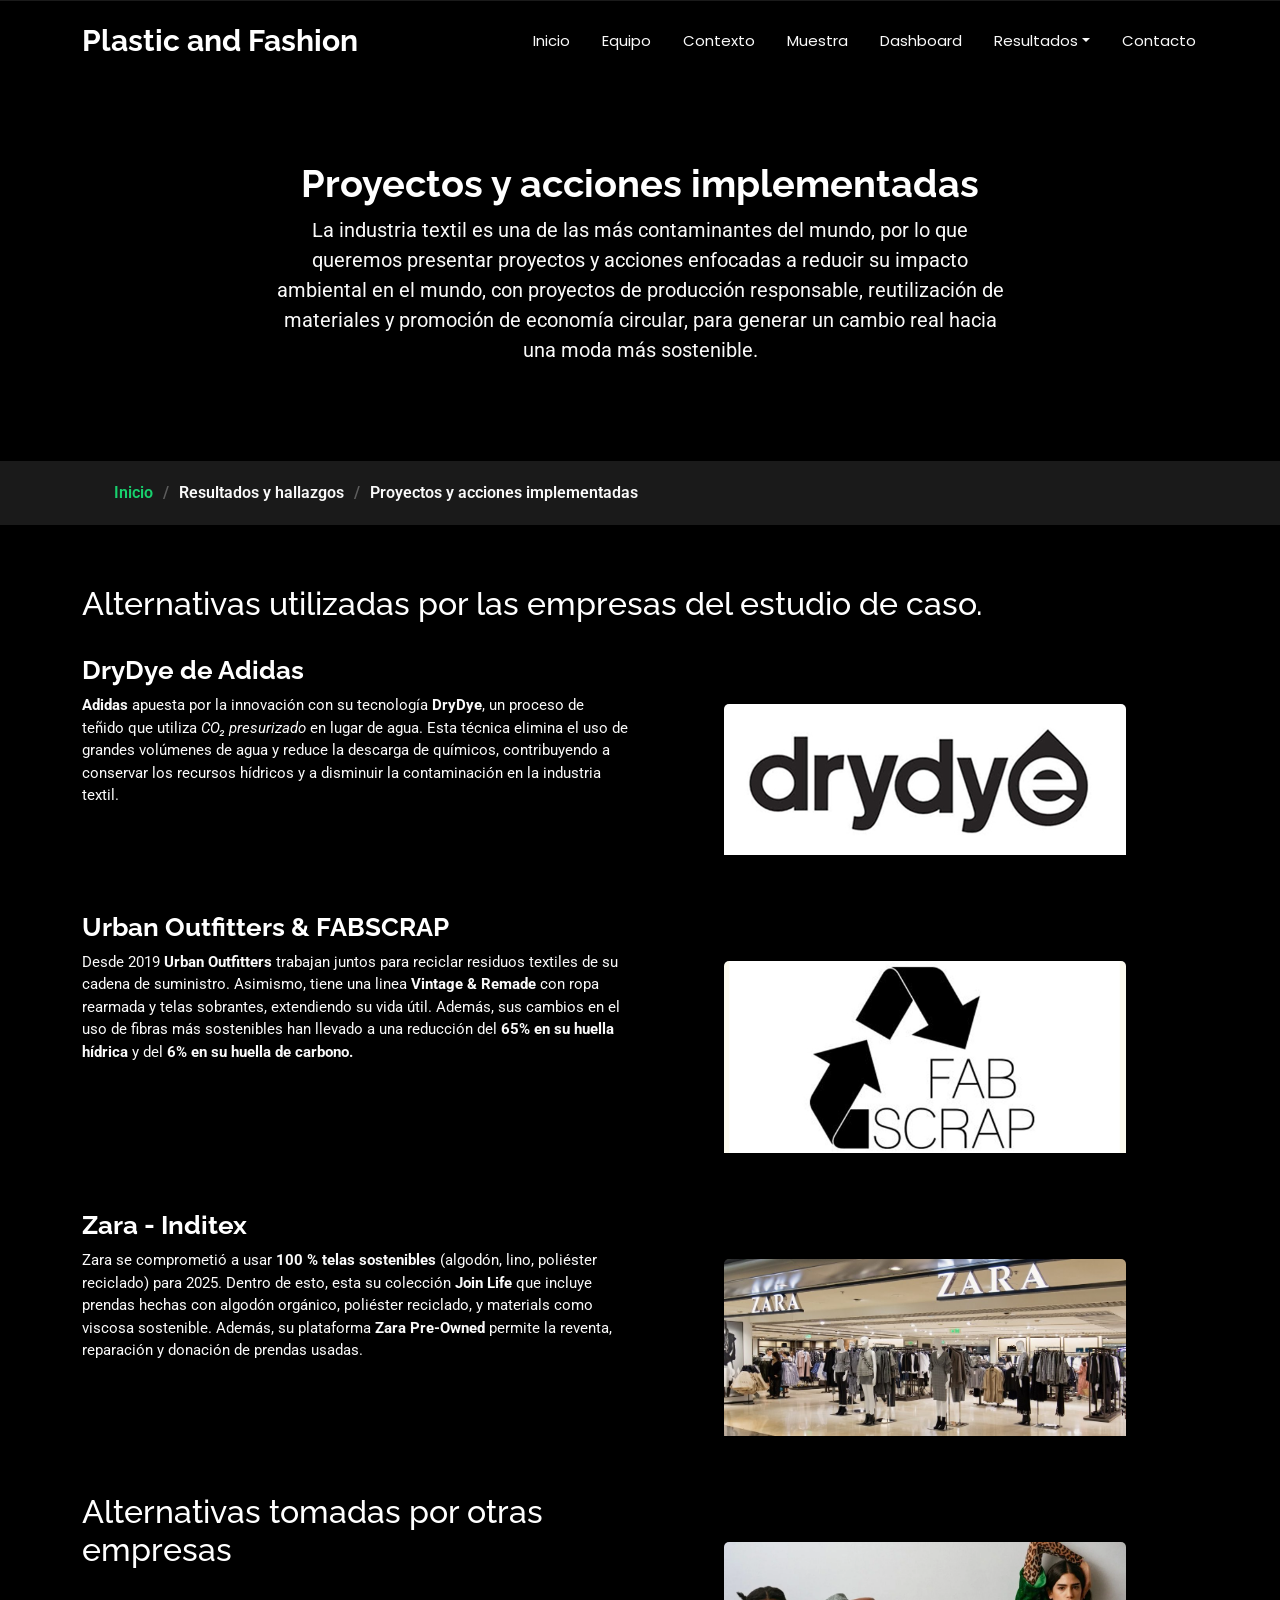
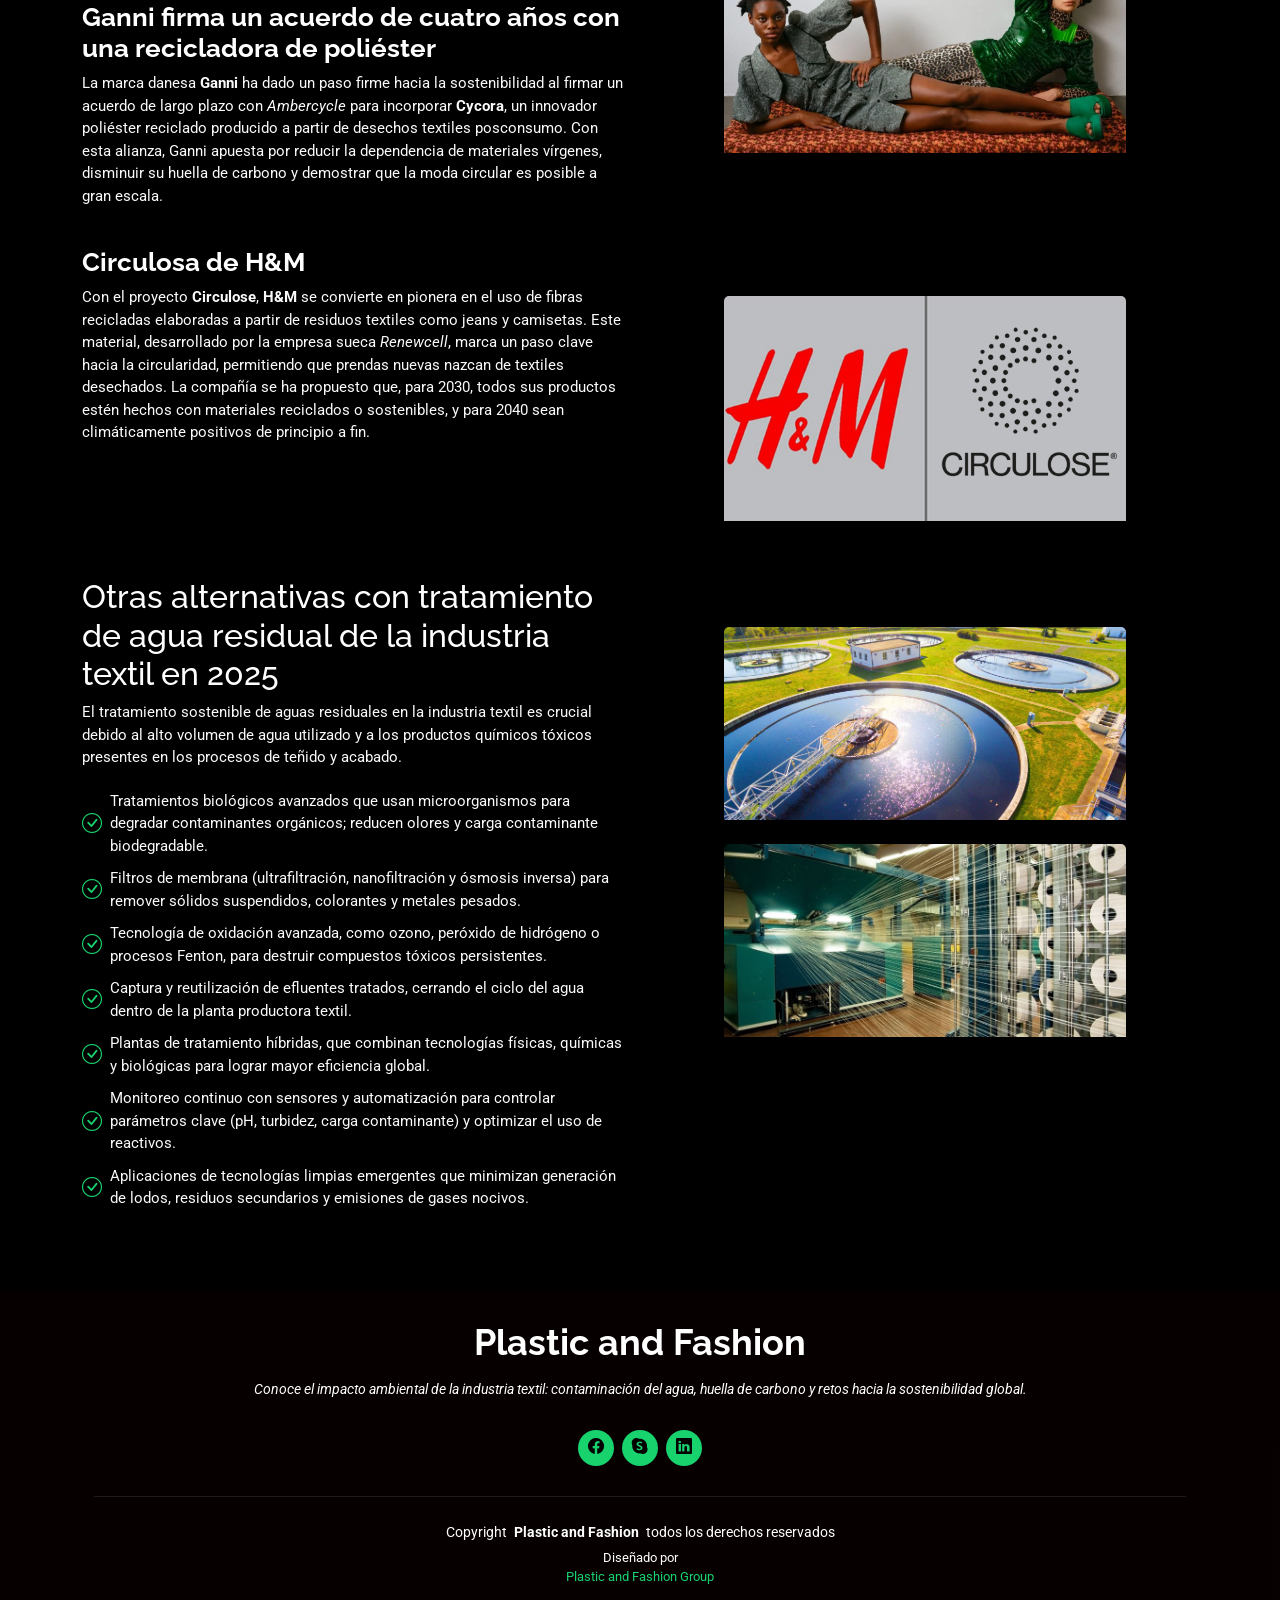
<file: service-details-2.html>
<!DOCTYPE html>
<html lang="Es">

<head>
  <meta charset="utf-8">
  <meta content="width=device-width, initial-scale=1.0" name="viewport">
  <title>Alternativas - Plastic and Fashion</title>
  <meta name="description" content="Descubre cómo la moda contamina y qué estrategias sostenibles pueden transformar la industria textil hacia un futuro responsable.">
  <meta name="keywords" content="Plastico, fashion, ropa, sustentable, sostenible, medio ambiente, contaminacion, reciclaje">

  <!-- Favicons -->
  <link href="assets/img/favicon.png" rel="icon">
  <link href="assets/img/apple-touch-icon.png" rel="apple-touch-icon">

  <!-- Fonts -->
  <link href="https://fonts.googleapis.com" rel="preconnect">
  <link href="https://fonts.gstatic.com" rel="preconnect" crossorigin>
  <link href="https://fonts.googleapis.com/css2?family=Roboto:ital,wght@0,100;0,300;0,400;0,500;0,700;0,900;1,100;1,300;1,400;1,500;1,700;1,900&family=Poppins:ital,wght@0,100;0,200;0,300;0,400;0,500;0,600;0,700;0,800;0,900;1,100;1,200;1,300;1,400;1,500;1,600;1,700;1,800;1,900&family=Raleway:ital,wght@0,100;0,200;0,300;0,400;0,500;0,600;0,700;0,800;0,900;1,100;1,200;1,300;1,400;1,500;1,600;1,700;1,800;1,900&display=swap" rel="stylesheet">

  <!-- Vendor CSS Files -->
  <link href="assets/vendor/bootstrap/css/bootstrap.min.css" rel="stylesheet">
  <link href="assets/vendor/bootstrap-icons/bootstrap-icons.css" rel="stylesheet">
  <link href="assets/vendor/aos/aos.css" rel="stylesheet">
  <link href="assets/vendor/swiper/swiper-bundle.min.css" rel="stylesheet">
  <link href="assets/vendor/glightbox/css/glightbox.min.css" rel="stylesheet">

  <!-- Main CSS File -->
  <link href="assets/css/main.css" rel="stylesheet">

  <!-- =======================================================
  * Template Name: Personal
  * Template URL: https://bootstrapmade.com/personal-free-resume-bootstrap-template/
  * Updated: Mar 05 2025 with Bootstrap v5.3.3
  * Author: BootstrapMade.com
  * License: https://bootstrapmade.com/license/
  ======================================================== -->
</head>
<body class="service-details-page">
  <style>
img{
    transition: transform 0.4s ease, box-shadow 0.4s ease;
}
img:hover {
      transform: scale(1.1); /* agranda un poco */
      box-shadow: 0 10px 20px rgba(0, 195, 94, 0.4);
    }
</style>
  <header id="header" class="header d-flex align-items-center fixed-top">
    <div class="container-fluid container-xl position-relative d-flex align-items-center justify-content-between">
      <a href="index.html" class="logo d-flex align-items-center">
        <!-- Uncomment the line below if you also wish to use an image logo -->
        <!-- <img src="assets/img/logo.webp" alt=""> -->
        <h1 class="sitename">Plastic and Fashion</h1>
      </a>
      <nav id="navmenu" class="navmenu">
        <ul>
          <li><a href="index.html">Inicio</a></li>
          <li><a href="about.html">Equipo</a></li>
          <li><a href="resume.html">Contexto</a></li>
          <li><a href="Muestras.html">Muestra</a></li>
          <li><a href="portfolio.html">Dashboard</a></li>
          <li><div class="dropdown custom-dropdown"><a href="services.html" class="dropdown-toggle">Resultados</a>
            <ul class="dropdown-menu custom-dropdown-menu"  aria-labelledby="dropdownMenuButton">
              <li><a class="dropdown-item" href="service-details.html">Analisis de resultados</a></li>
              <li><a class="dropdown-item" href="service-details-2.html">Producciónes mas limpias</a></li>
            </ul> 
          </div></li>
          <li><a href="contact.html">Contacto</a></li>
        </ul>
        <i class="mobile-nav-toggle d-xl-none bi bi-list"></i>
      </nav>
    </div>
  </header>
  <main class="main">
    <!-- Page Title -->
    <div class="page-title" data-aos="fade">
      <div class="heading">
        <div class="container">
          <div class="row d-flex justify-content-center text-center">
            <div class="col-lg-8">
              <figure class="text-center">
                <blockquote class="blockquote">
                  <h1>Proyectos y acciones implementadas</h1>
                  <p class="mb-3">La industria textil es una de las más contaminantes del mundo, por lo que queremos presentar proyectos y acciones enfocadas a reducir su impacto ambiental en el  mundo, con proyectos de producción responsable, reutilización de materiales y promoción de economía circular, para generar un cambio real hacia una moda más sostenible.</p>
                </blockquote>
              </figure>
            </div>
          </div>
        </div>
      </div>
      <nav class="breadcrumbs">
        <div class="container">
          <ol>
            <li><a href="index.html">Inicio</a></li>
            <li class="current">Resultados y hallazgos</li>
            <li class="">Proyectos y acciones implementadas</li>
          </ol>
        </div>
      </nav>
    </div><!-- End Page Title -->
    <!-- Service Details Section -->
    <section id="service-details" class="service-details section">
      <div class="container">
        <div class="row gy-4">

        <div class="col-lg-12" data-aos="fade-up" data-aos-delay="200">
          <h2> Alternativas utilizadas por las empresas del estudio de caso. </h2>
        </div>
        
        <div class="col-lg-6 resume-item">
          <h3>DryDye de Adidas</h3>
          <p><strong>Adidas</strong> apuesta por la innovación con su tecnología <strong>DryDye</strong>, un proceso de teñido que utiliza <em>CO₂ presurizado</em> en lugar de agua. Esta técnica elimina el uso de grandes volúmenes de agua y reduce la descarga de químicos, contribuyendo a conservar los recursos hídricos y a disminuir la contaminación en la industria textil.</p>
        </div><!-- Edn Resume Item -->
        <div class="col-lg-6" data-aos="fade-up" data-aos-delay="100">
          <section class="about section px-1 py-0 pt-5">
            <div class="w-75 mx-auto">
              <div class="card-deck bg-transparent">
                <div class="card bg-transparent text-white">
                  <img class="card-img-top" src="assets/img/services/adidas2.jpg" alt="Card image cap">
                    <div class="card-body">
                  </div>
                </div>
              </div>
            </section>
          </div>
        <div class="col-lg-6 resume-item">
          <h3>Urban Outfitters & FABSCRAP</h3>
          <p>Desde 2019 <b>Urban Outfitters</b> trabajan juntos para reciclar residuos textiles de su cadena de suministro. Asimismo, tiene una linea <b>Vintage & Remade</b> con ropa rearmada y telas sobrantes, extendiendo su vida útil. Además, sus cambios en el uso de fibras más sostenibles han llevado a una reducción del <b>65% en su huella hídrica</b> y del <b>6% en su huella de carbono.</b> </p>
        </div><!-- Edn Resume Item -->
          <div class="col-lg-6" data-aos="fade-up" data-aos-delay="100">
              <section class="about section px-1 py-0 pt-5">
                <div class="w-75 mx-auto">
                  <div class="card-deck bg-transparent">
                    <div class="card bg-transparent text-white">
                      <img class="card-img-top" src="assets/img/services/urban1.jpg" alt="Card image cap">
                        <div class="card-body">
                        </div>
                    </div>
                  </div>
                </div>
              </section>
            </div>
            <div class="col-lg-6 resume-item">
              <h3>Zara - Inditex</h3>
              <p>Zara se comprometió a usar <b>100 % telas sostenibles</b> (algodón, lino, poliéster reciclado) para 2025. Dentro de esto, esta su colección <b>Join Life</b> que incluye prendas hechas con algodón orgánico, poliéster reciclado, y materials como viscosa sostenible. Además, su plataforma <b>Zara Pre-Owned</b> permite la reventa, reparación y donación de prendas usadas.</p>
            </div><!-- Edn Resume Item -->
            <div class="col-lg-6" data-aos="fade-up" data-aos-delay="100">
              <section class="about section px-1 py-0 pt-5">
                    <div class="w-75 mx-auto">
                      <div class="card-deck bg-transparent">
                        <div class="card bg-transparent text-white">
                          <img class="card-img-top" src="assets/img/services/zara1.jpg"Card image cap">
                            <div class="card-body">
                            </div>
                    </div>
                  </div>
                </div>
              </section>
            </div>
          <div class="col-lg-6 resume-item">
            <h2> Alternativas tomadas por otras empresas </h2>
              <br>
                <h3>Ganni firma un acuerdo de cuatro años con una recicladora de poliéster</h3>
                  <p>La marca danesa <strong>Ganni</strong> ha dado un paso firme hacia la sostenibilidad al firmar un acuerdo de largo plazo con <em>Ambercycle</em> para incorporar <strong>Cycora</strong>, un innovador poliéster reciclado producido a partir de desechos textiles posconsumo. Con esta alianza, Ganni apuesta por reducir la dependencia de materiales vírgenes, disminuir su huella de carbono y demostrar que la moda circular es posible a gran escala.</p>
          </div><!-- Edn Resume Item -->
              <div class="col-lg-6" data-aos="fade-up" data-aos-delay="100">
                <section class="about section px-1 py-0 pt-5">
                  <div class="w-75 mx-auto">
                    <div class="card-deck bg-transparent">
                      <div class="card bg-transparent text-white">
                        <img class="card-img-top" src="assets/img/services/ganni1.jpg" alt="Card image cap">
                          <div class="card-body">
                          </div>
                      </div>
                    </div>
                  </div>
                </section>
              </div>
                <div class="col-lg-6 resume-item">
                  <h3>Circulosa de H&M</h3>
                  <p>Con el proyecto <strong>Circulose</strong>, <strong>H&M</strong> se convierte en pionera en el uso de fibras recicladas elaboradas a partir de residuos textiles como jeans y camisetas. Este material, desarrollado por la empresa sueca <em>Renewcell</em>, marca un paso clave hacia la circularidad, permitiendo que prendas nuevas nazcan de textiles desechados. La compañía se ha propuesto que, para 2030, todos sus productos estén hechos con materiales reciclados o sostenibles, y para 2040 sean climáticamente positivos de principio a fin.</p>              
                </div><!-- Edn Resume Item -->
                    <div class="col-lg-6" data-aos="fade-up" data-aos-delay="100">
                      <section class="about section px-1 py-0 pt-5">
                        <div class="w-75 mx-auto">
                          <div class="card-deck bg-transparent">
                            <div class="card bg-transparent text-white">
                              <img class="card-img-top" src="assets/img/services/h&m1.jpg" alt="Card image cap">
                                <div class="card-body">
                                </div>
                            </div>
                          </div>
                        </div>
                      </section>
                    </div>
          <!-- Resume Item -->
            <div class="col-lg-6 resume-item">
              <h2>Otras alternativas con tratamiento de agua residual de la industria textil en 2025</h2>
              <p>El tratamiento sostenible de aguas residuales en la industria textil es crucial debido al alto volumen de agua utilizado y a los productos químicos tóxicos presentes en los procesos de teñido y acabado. </p>
              <ul>
                <li><i class="bi bi-check-circle"></i> <span>Tratamientos biológicos avanzados que usan microorganismos para degradar contaminantes orgánicos; reducen olores y carga contaminante biodegradable.</span></li>
                <li><i class="bi bi-check-circle"></i> <span>Filtros de membrana (ultrafiltración, nanofiltración y ósmosis inversa) para remover sólidos suspendidos, colorantes y metales pesados.</span></li>
                <li><i class="bi bi-check-circle"></i> <span>Tecnología de oxidación avanzada, como ozono, peróxido de hidrógeno o procesos Fenton, para destruir compuestos tóxicos persistentes.</span></li>
                <li><i class="bi bi-check-circle"></i> <span>Captura y reutilización de efluentes tratados, cerrando el ciclo del agua dentro de la planta productora textil.</span></li>
                <li><i class="bi bi-check-circle"></i> <span>Plantas de tratamiento híbridas, que combinan tecnologías físicas, químicas y biológicas para lograr mayor eficiencia global.</span></li>
                <li><i class="bi bi-check-circle"></i> <span>Monitoreo continuo con sensores y automatización para controlar parámetros clave (pH, turbidez, carga contaminante) y optimizar el uso de reactivos.</span></li>
                <li><i class="bi bi-check-circle"></i> <span>Aplicaciones de tecnologías limpias emergentes que minimizan generación de lodos, residuos secundarios y emisiones de gases nocivos.</span></li>
              </ul>
            </div><!-- Edn Resume Item -->
            <div class="col-lg-6" data-aos="fade-up" data-aos-delay="100">
              <section class="about section px-1 py-0 pt-5">
                <div class="w-75 mx-auto">
                  <div class="card-deck bg-transparent">
                    <div class="card bg-transparent text-white">
                      <img class="card-img-top" src="assets/img/services/aguasresiduales.jpg" alt="Card image cap">
                      <br>
                      <img class="card-img-top" src="assets/img/services/tratamientos1.jpg" alt="Card image cap">
                        <div class="card-body">
                        </div>
                    </div>
                  </div>
                </div>
              </section>
            </div>
</main>

  <footer id="footer" class="footer dark-background">
    <div class="container">
      <h3 class="sitename">Plastic and Fashion</h3>
      <p>Conoce el impacto ambiental de la industria textil: contaminación del agua, huella de carbono y retos hacia la sostenibilidad global.</p>
      <div class="social-links d-flex justify-content-center">
        <a href="https://www.facebook.com/share/g/1CQcZm95CR/" class="pt-2"><i class="bi bi-facebook mt-4"></i></a>
        <a href="https://join.skype.com/invite/your-skype-link" class="pt-2"><i class="bi bi-skype mt-4"></i></a>
        <a href="https://www.linkedin.com/company/talentotechoriente/" class="pt-2"><i class="bi bi-linkedin mt-4"></i></a>
      </div>
      <div class="container">
        <div class="copyright">
          <span>Copyright</span> <strong class="px-1 sitename">Plastic and Fashion</strong> <span>todos los derechos reservados</span>
        </div>
        <div class="credits">
          <!-- All the links in the footer should remain intact. -->
          <!-- You can delete the links only if you've purchased the pro version. -->
          <!-- Licensing information: https://bootstrapmade.com/license/ -->
          <!-- Purchase the pro version with working PHP/AJAX contact form: [buy-url] -->
          Diseñado por <a href="about.html">Plastic and Fashion Group</a>
        </div>
      </div>
    </div>
  </footer>

  <!-- Scroll Top -->
  <a href="#" id="scroll-top" class="scroll-top d-flex align-items-center justify-content-center"><i class="bi bi-arrow-up-short"></i></a>

  <!-- Preloader -->
  <div id="preloader"></div>

  <!-- Vendor JS Files -->
  <script src="assets/vendor/bootstrap/js/bootstrap.bundle.min.js"></script>
  <script src="assets/vendor/php-email-form/validate.js"></script>
  <script src="assets/vendor/aos/aos.js"></script>
  <script src="assets/vendor/typed.js/typed.umd.js"></script>
  <script src="assets/vendor/purecounter/purecounter_vanilla.js"></script>
  <script src="assets/vendor/waypoints/noframework.waypoints.js"></script>
  <script src="assets/vendor/swiper/swiper-bundle.min.js"></script>
  <script src="assets/vendor/glightbox/js/glightbox.min.js"></script>
  <script src="assets/vendor/imagesloaded/imagesloaded.pkgd.min.js"></script>
  <script src="assets/vendor/isotope-layout/isotope.pkgd.min.js"></script>

  <!-- Main JS File -->
  <script src="assets/js/main.js"></script>

</body>
</file>
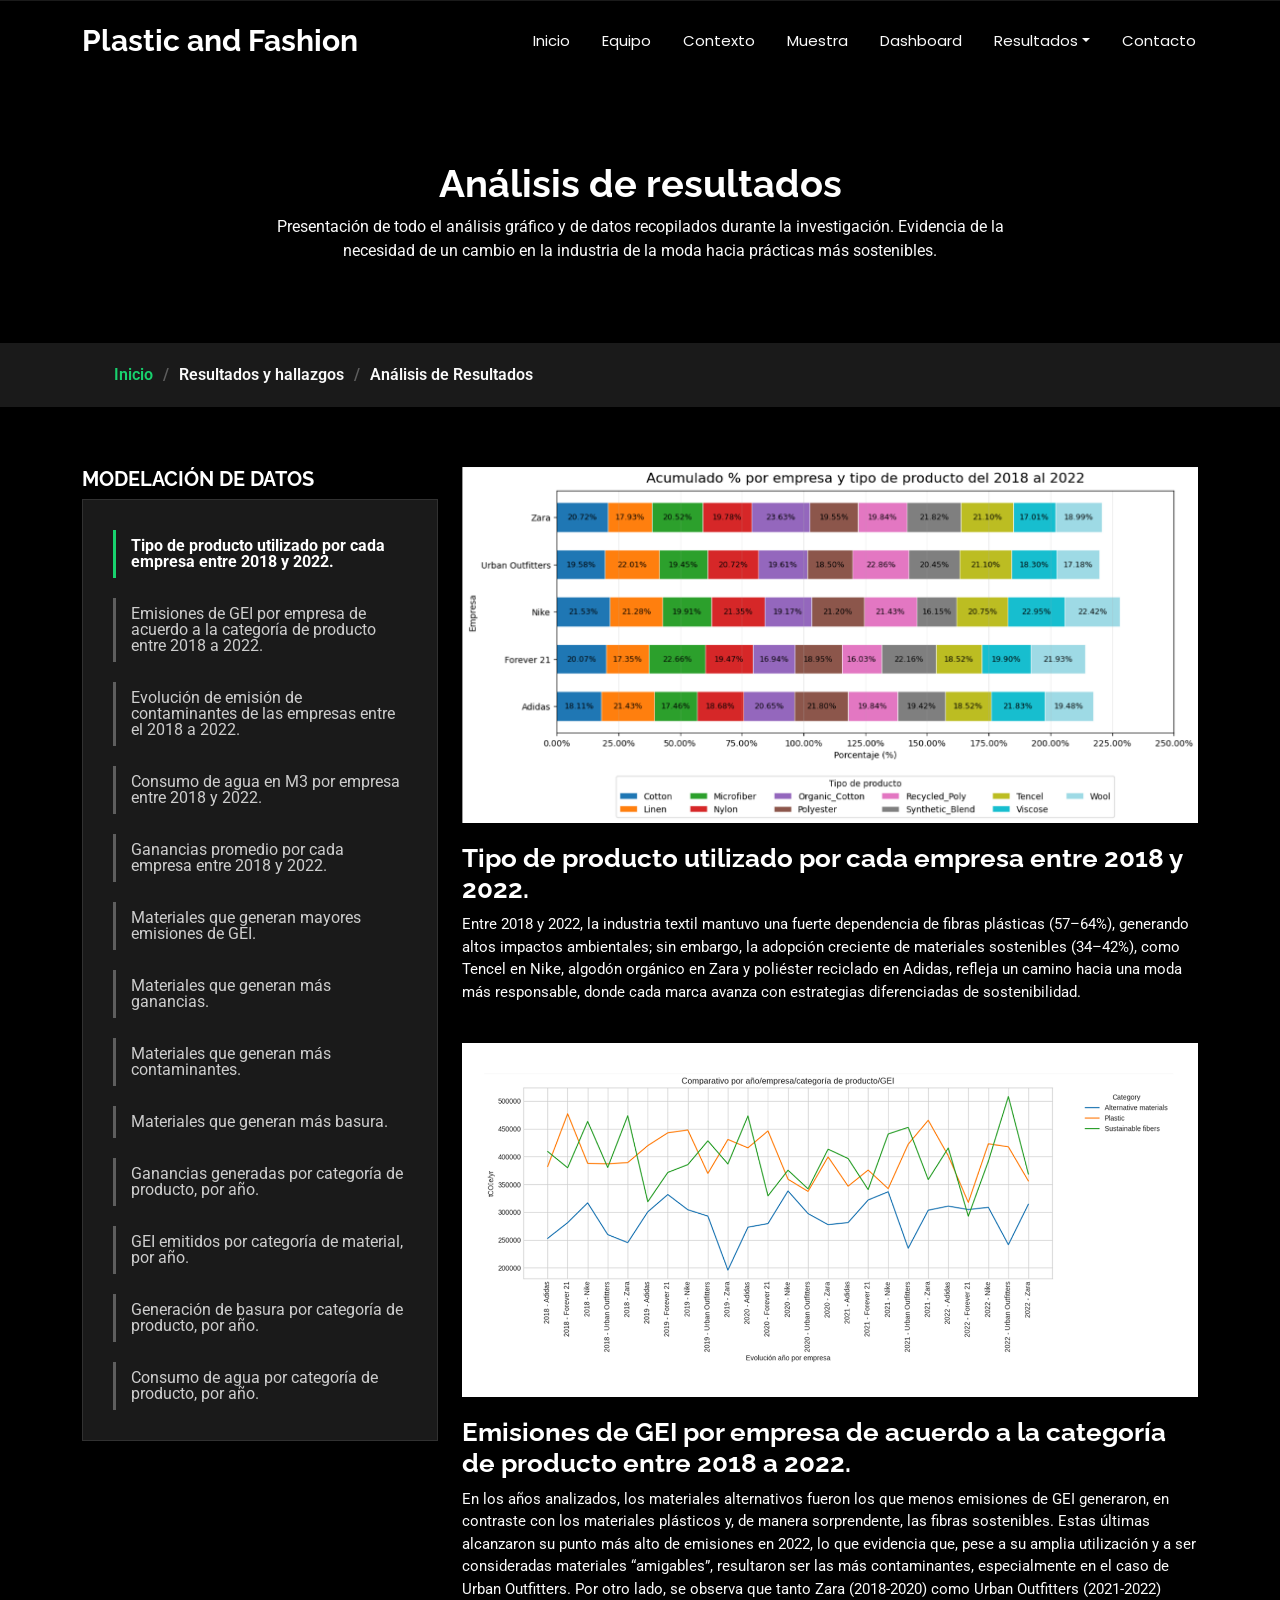
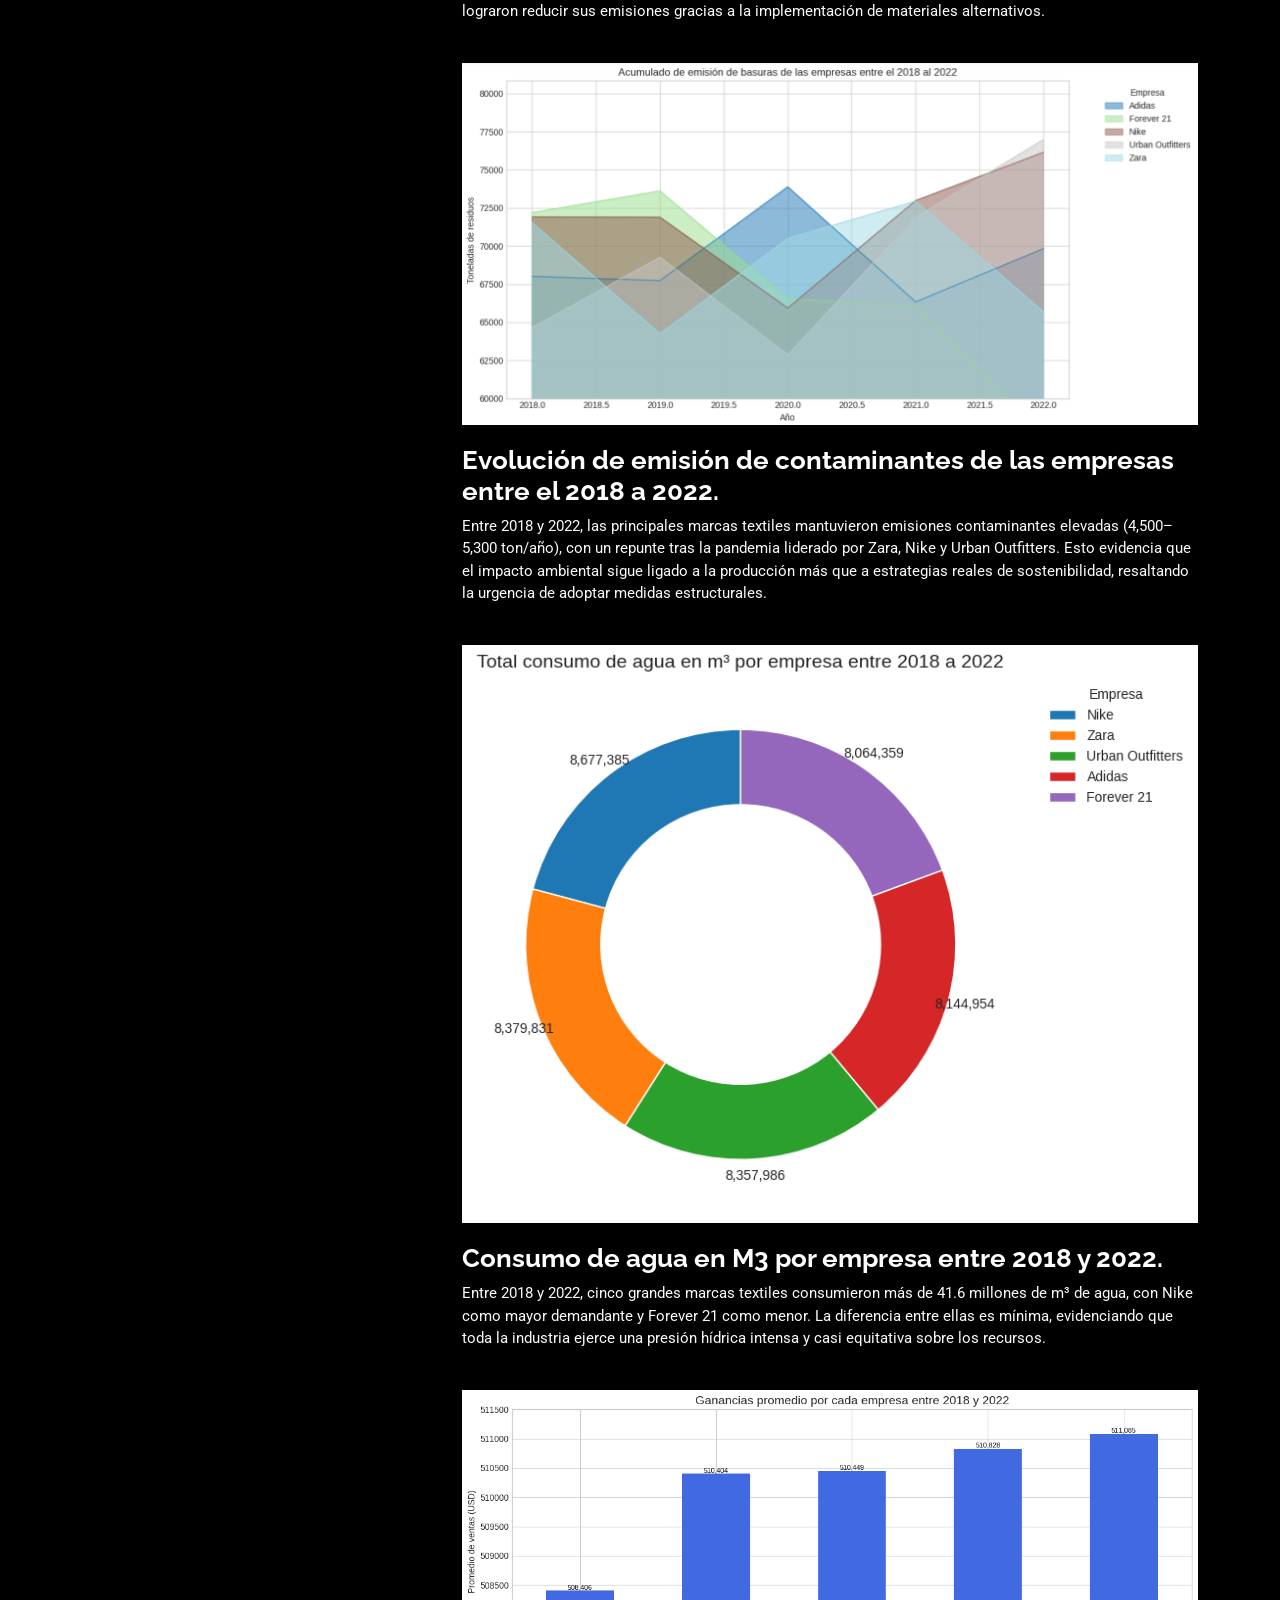
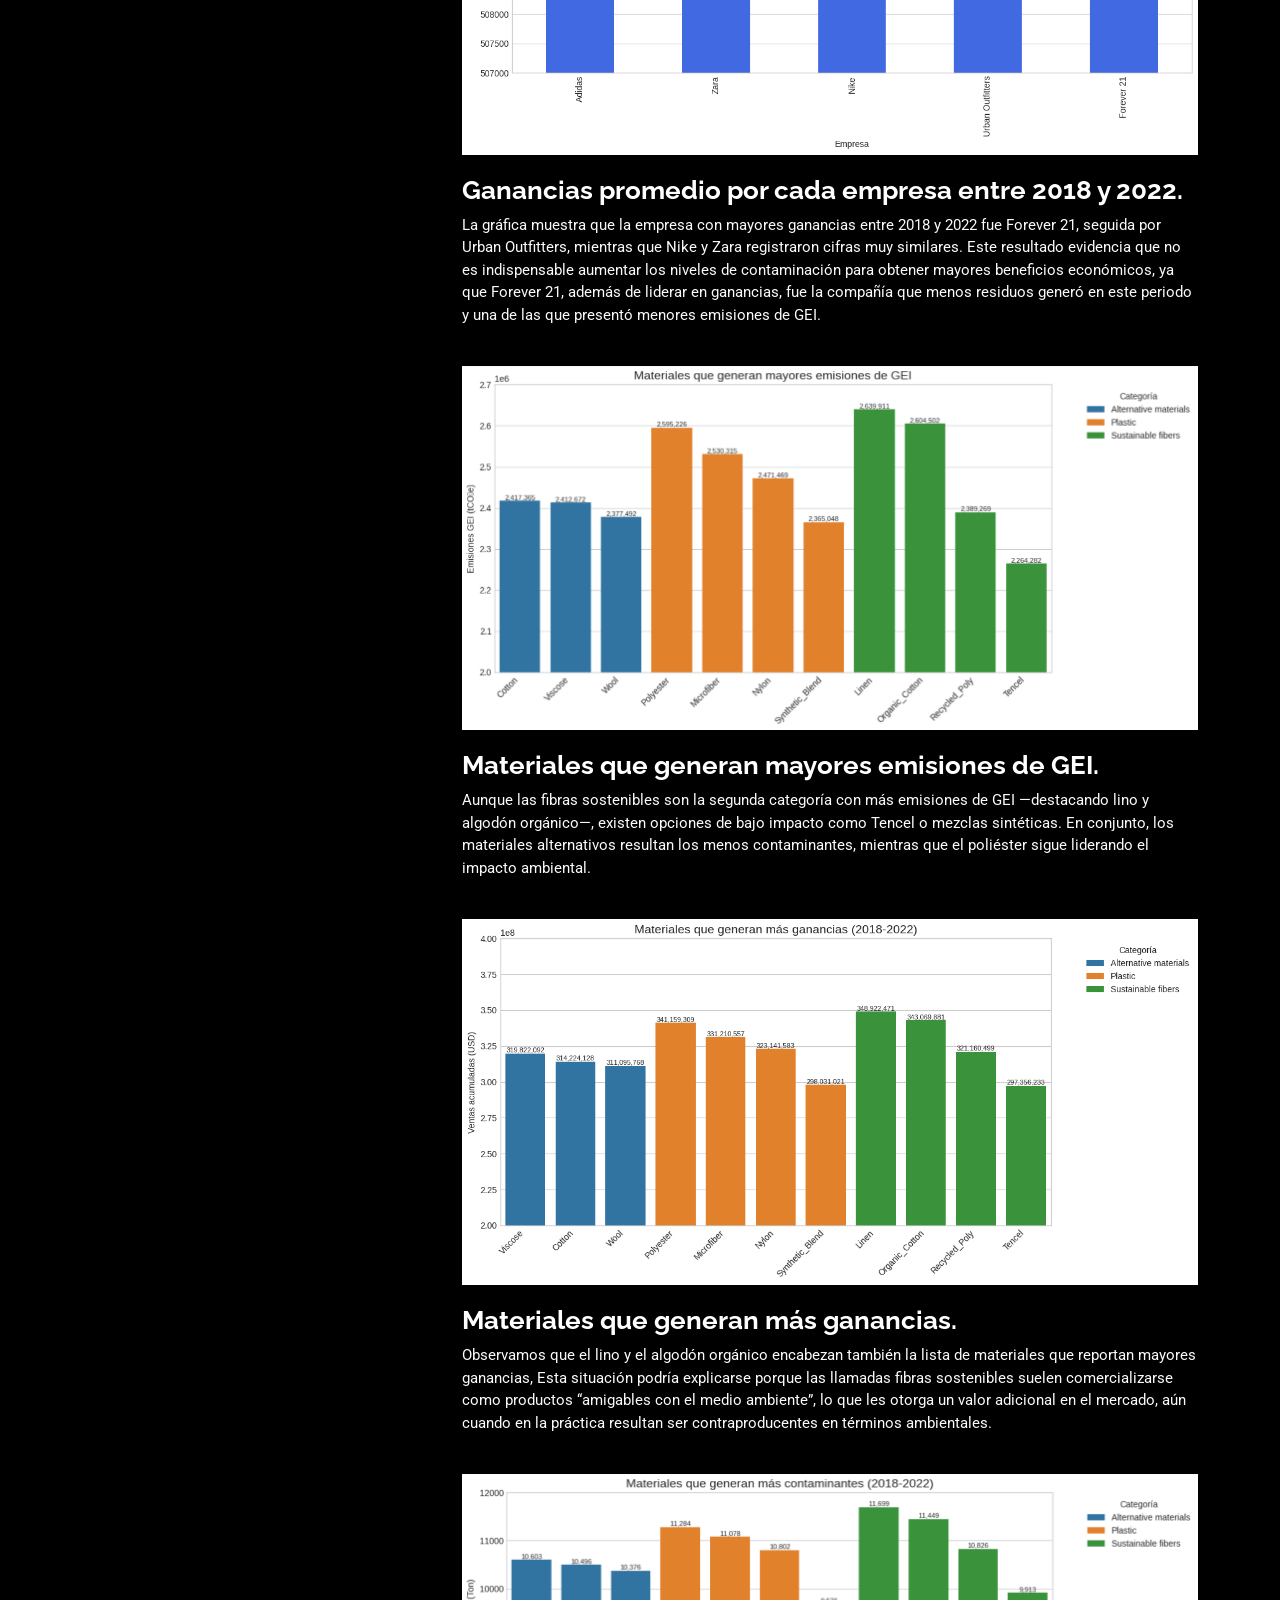
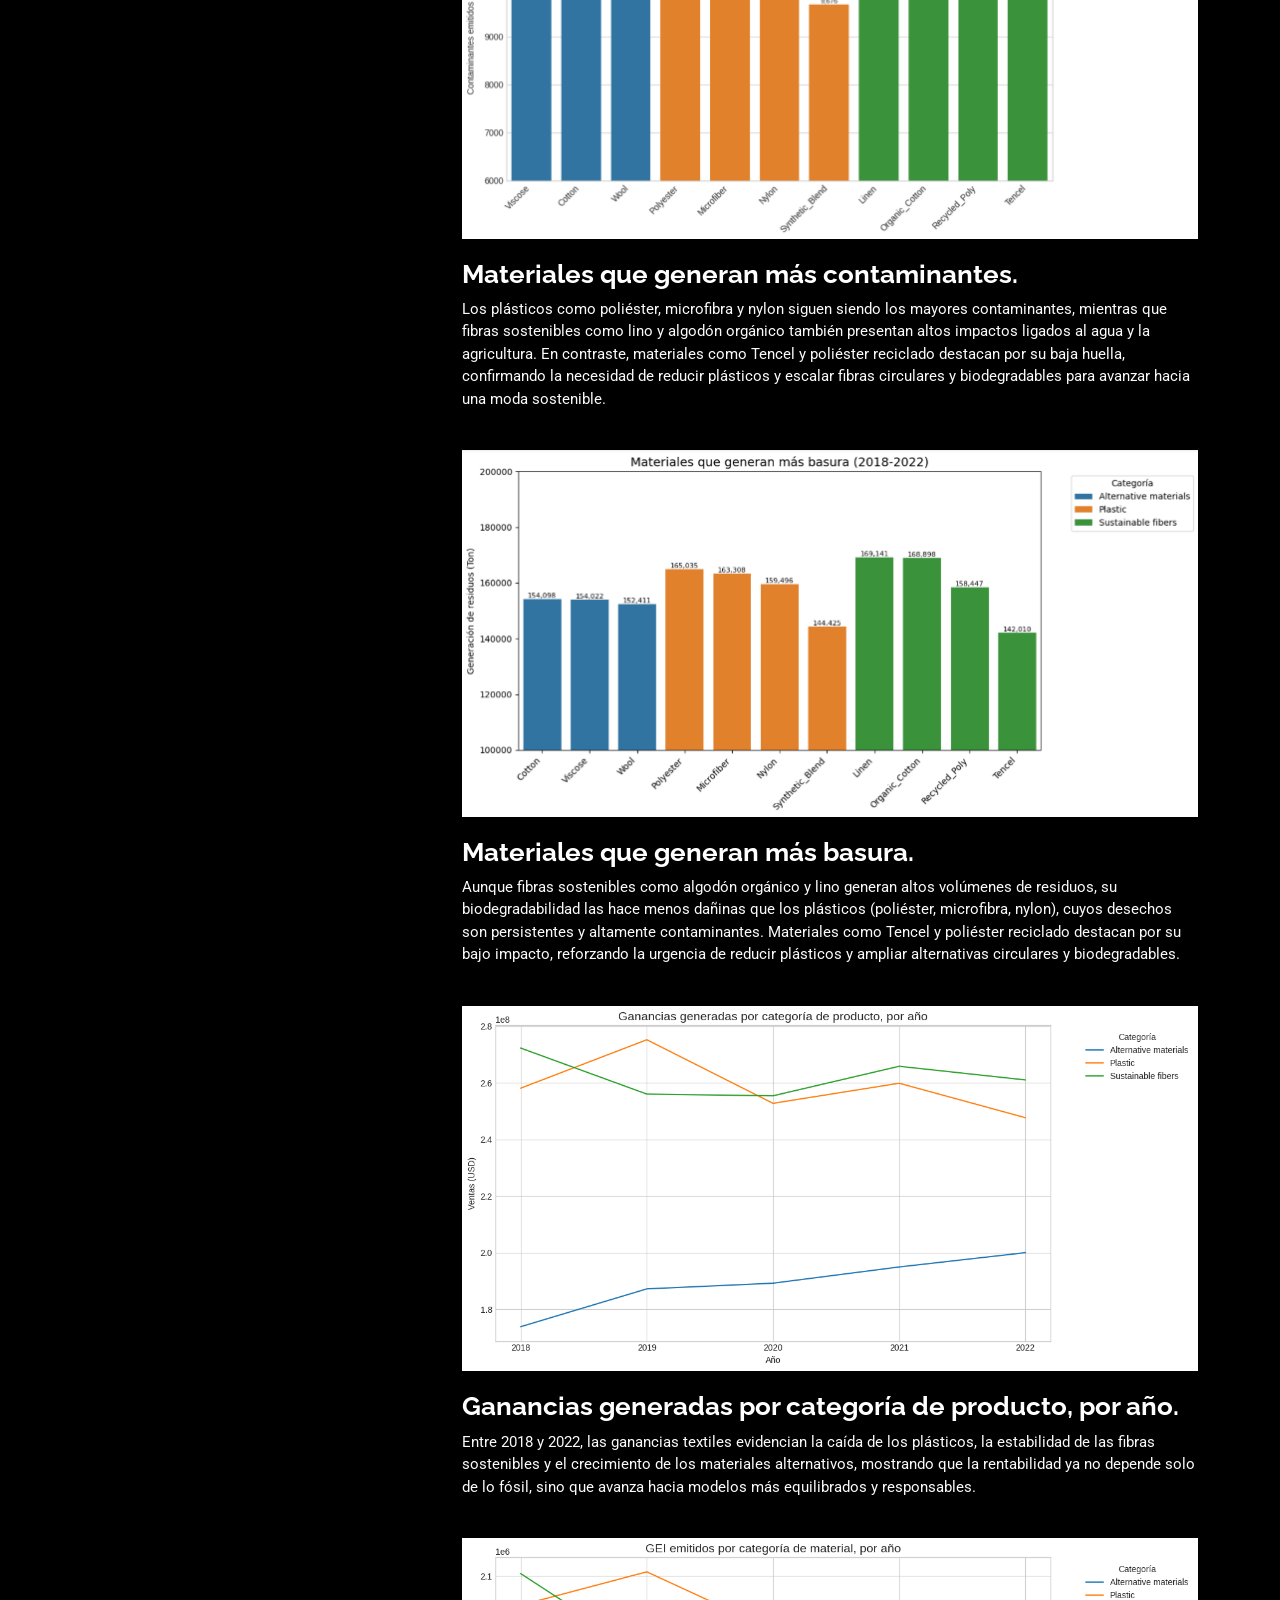
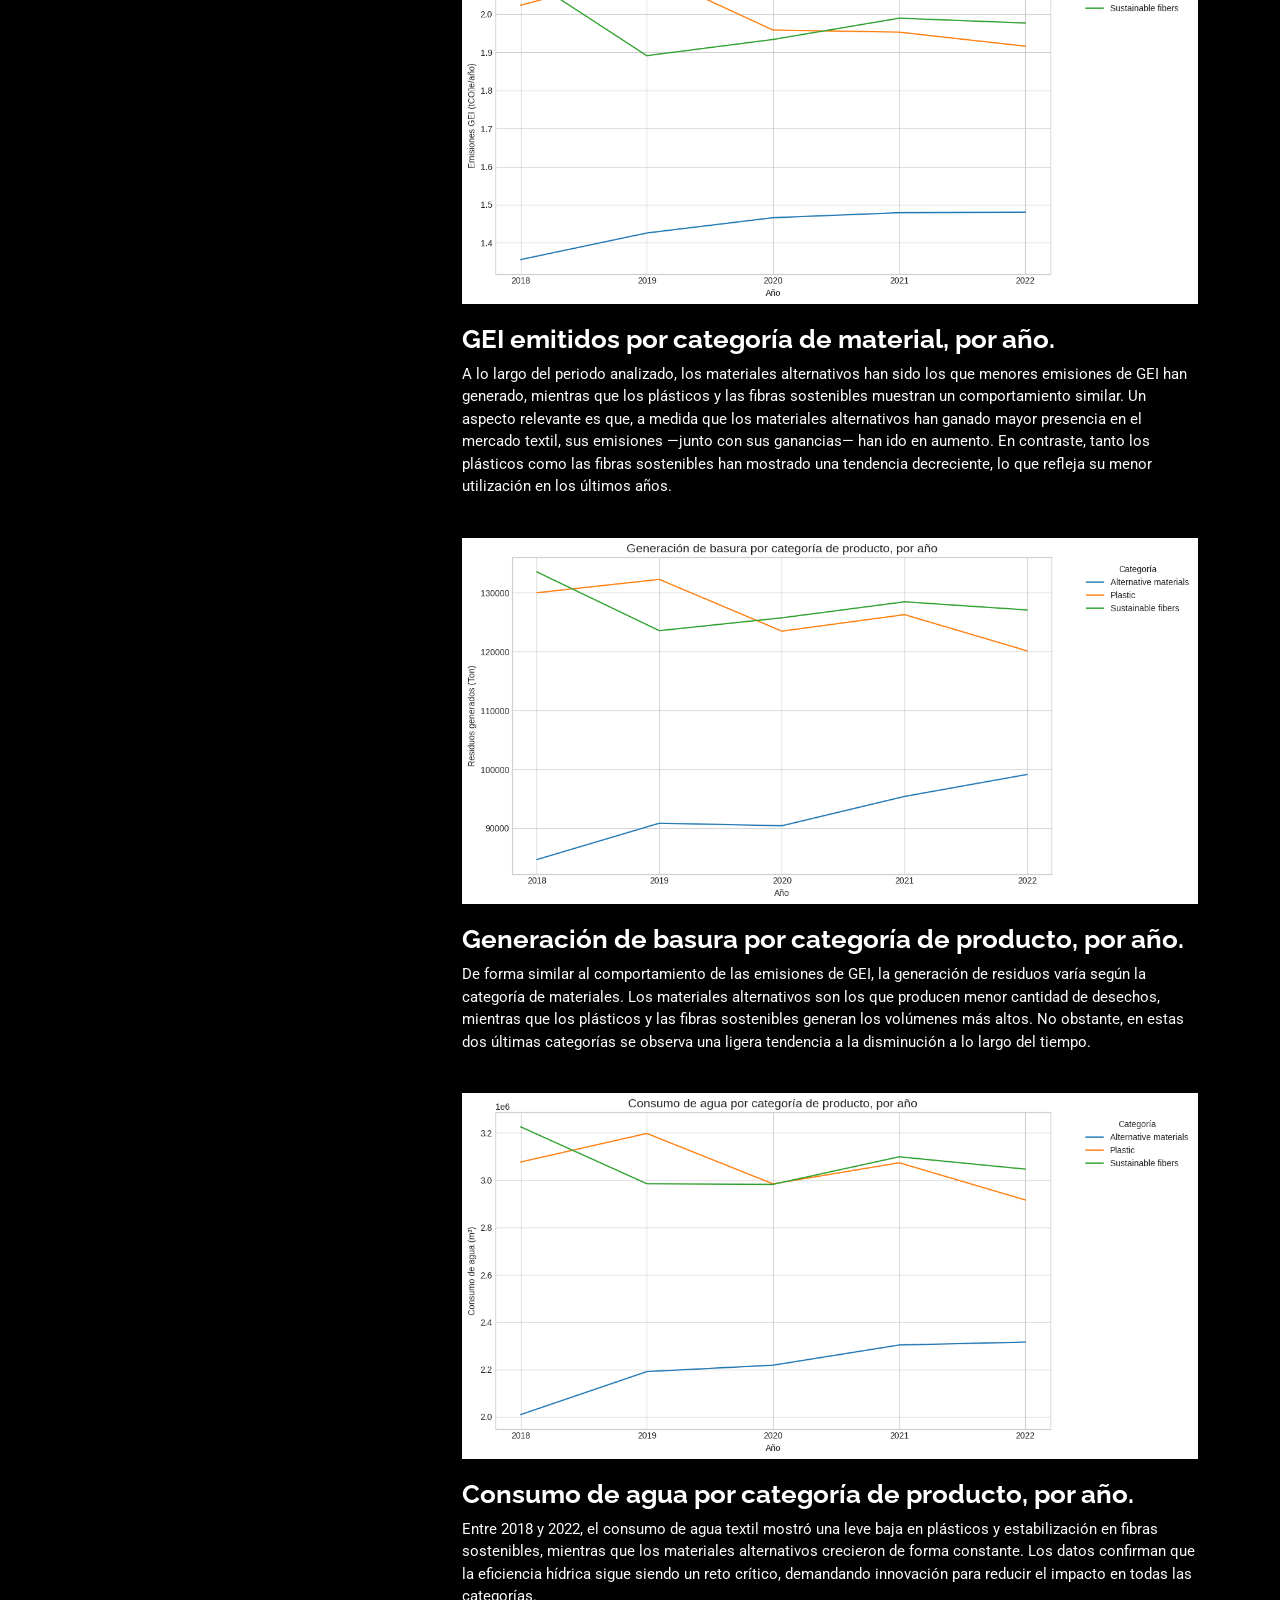
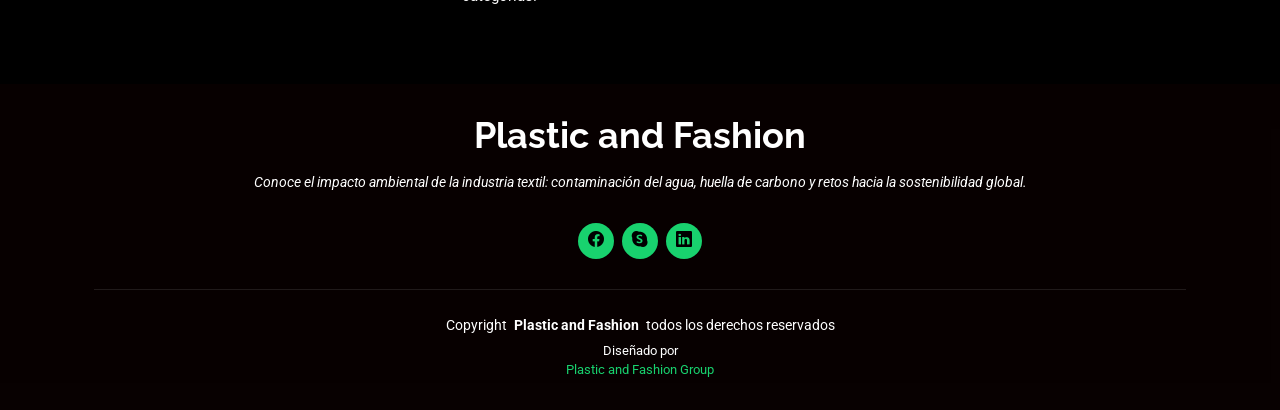
<file: service-details.html>
<!DOCTYPE html>
<html lang="Es">

<head>
  <meta charset="utf-8">
  <meta content="width=device-width, initial-scale=1.0" name="viewport">
  <title>Análisis de resultados - Plastic and Fashion</title>
  <meta name="description" content="Descubre cómo la moda contamina y qué estrategias sostenibles pueden transformar la industria textil hacia un futuro responsable.">
  <meta name="keywords" content="Plastico, fashion, ropa, sustentable, sostenible, medio ambiente, contaminacion, reciclaje">

  <!-- Favicons -->
  <link href="assets/img/favicon.png" rel="icon">
  <link href="assets/img/apple-touch-icon.png" rel="apple-touch-icon">

  <!-- Fonts -->
  <link href="https://fonts.googleapis.com" rel="preconnect">
  <link href="https://fonts.gstatic.com" rel="preconnect" crossorigin>
  <link href="https://fonts.googleapis.com/css2?family=Roboto:ital,wght@0,100;0,300;0,400;0,500;0,700;0,900;1,100;1,300;1,400;1,500;1,700;1,900&family=Poppins:ital,wght@0,100;0,200;0,300;0,400;0,500;0,600;0,700;0,800;0,900;1,100;1,200;1,300;1,400;1,500;1,600;1,700;1,800;1,900&family=Raleway:ital,wght@0,100;0,200;0,300;0,400;0,500;0,600;0,700;0,800;0,900;1,100;1,200;1,300;1,400;1,500;1,600;1,700;1,800;1,900&display=swap" rel="stylesheet">

  <!-- Vendor CSS Files -->
  <link href="assets/vendor/bootstrap/css/bootstrap.min.css" rel="stylesheet">
  <link href="assets/vendor/bootstrap-icons/bootstrap-icons.css" rel="stylesheet">
  <link href="assets/vendor/aos/aos.css" rel="stylesheet">
  <link href="assets/vendor/swiper/swiper-bundle.min.css" rel="stylesheet">
  <link href="assets/vendor/glightbox/css/glightbox.min.css" rel="stylesheet">

  <!-- Main CSS File -->
  <link href="assets/css/main.css" rel="stylesheet">

  <!-- =======================================================
  * Template Name: Personal
  * Template URL: https://bootstrapmade.com/personal-free-resume-bootstrap-template/
  * Updated: Mar 05 2025 with Bootstrap v5.3.3
  * Author: BootstrapMade.com
  * License: https://bootstrapmade.com/license/
  ======================================================== -->
</head>

<body class="service-details-page">

  <header id="header" class="header d-flex align-items-center fixed-top">
    <div class="container-fluid container-xl position-relative d-flex align-items-center justify-content-between">

      <a href="index.html" class="logo d-flex align-items-center">
        <!-- Uncomment the line below if you also wish to use an image logo -->
        <!-- <img src="assets/img/logo.webp" alt=""> -->
        <h1 class="sitename">Plastic and Fashion</h1>
      </a>

      <nav id="navmenu" class="navmenu">
        <ul>
          <li><a href="index.html">Inicio</a></li>
          <li><a href="about.html">Equipo</a></li>
          <li><a href="resume.html">Contexto</a></li>
          <li><a href="Muestras.html">Muestra</a></li>
          <li><a href="portfolio.html">Dashboard</a></li>
          <li><div class="dropdown custom-dropdown"><a href="services.html" class="dropdown-toggle">Resultados</a>
            <ul class="dropdown-menu custom-dropdown-menu"  aria-labelledby="dropdownMenuButton">
              <li><a class="dropdown-item" href="service-details.html">Análisis de resultados</a></li>
              <li><a class="dropdown-item" href="service-details-2.html">Producciónes mas limpias</a></li>
            </ul> 
          </div></li>
          <li><a href="contact.html">Contacto</a></li>
        </ul>
        <i class="mobile-nav-toggle d-xl-none bi bi-list"></i>
      </nav>

    </div>
  </header>

  <main class="main">

    <!-- Page Title -->
    <div class="page-title" data-aos="fade">
      <div class="heading">
        <div class="container">
          <div class="row d-flex justify-content-center text-center">
            <div class="col-lg-8">
              <h1>Análisis de resultados</h1>
              <p class="mb-0"> Presentación de todo el análisis gráfico y de datos recopilados durante la investigación. Evidencia de la necesidad de un cambio en la industria de la moda hacia prácticas más sostenibles.</p>
            </div>
          </div>
        </div>
      </div>
      <nav class="breadcrumbs">
        <div class="container">
          <ol>
            <li><a href="index.html">Inicio</a></li>
            <li class="current">Resultados y hallazgos  </li>
            <li class="current">Análisis de Resultados</li>
          </ol>
        </div>
      </nav>
    </div><!-- End Page Title -->

    <!-- Service Details Section -->
    <section id="service-details" class="service-details section">

      <div class="container">

        <div class="row gy-4">

          <div class="col-lg-4" data-aos="fade-up" data-aos-delay="100">
            <h4>MODELACIÓN DE DATOS</h4>
            <div class="services-list">
              <a href="#" class="active">Tipo de producto utilizado por cada empresa entre 2018 y 2022.</a>
              <a href="#">Emisiones de GEI por empresa de acuerdo a la categoría de producto entre 2018 a 2022.</a>
              <a href="#">Evolución de emisión de contaminantes de las empresas entre el 2018 a 2022.</a>
              <a href="#">Consumo de agua en M3 por empresa entre 2018 y 2022.</a>
              <a href="#">Ganancias promedio por cada empresa entre 2018 y 2022.</a>
              <a href="#">Materiales que generan mayores emisiones de GEI.</a>
              <a href="#">Materiales que generan más ganancias.</a>
              <a href="#">Materiales que generan más contaminantes.</a>
              <a href="#">Materiales que generan más basura.</a>
              <a href="#">Ganancias generadas por categoría de producto, por año.</a>
              <a href="#">GEI emitidos por categoría de material, por año.</a>
              <a href="#">Generación de basura por categoría de producto, por año.</a>
              <a href="#">Consumo de agua por categoría de producto, por año.</a>
            </div>
          </div>
          <div class="col-lg-8" data-aos="fade-up" data-aos-delay="200">
            <img src="assets/img/graphics/grafica1.png" alt="" class="img-fluid services-img">
            <h3>Tipo de producto utilizado por cada empresa entre 2018 y 2022.</h3>
            <p>Entre 2018 y 2022, la industria textil mantuvo una fuerte dependencia de fibras plásticas (57–64%), generando altos impactos ambientales; sin embargo, la adopción creciente de materiales sostenibles (34–42%), como Tencel en Nike, algodón orgánico en Zara y poliéster reciclado en Adidas, refleja un camino hacia una moda más responsable, donde cada marca avanza con estrategias diferenciadas de sostenibilidad.</p>
          <br>
            <div class="col-lg" data-aos="fade-up" data-aos-delay="200">
            <img src="assets/img/graphics/grafica2.png" alt="" class="img-fluid services-img">
            <h3>Emisiones de GEI por empresa de acuerdo a la categoría de producto entre 2018 a 2022.</h3>
            <p>En los años analizados, los materiales alternativos fueron los que menos emisiones de GEI generaron, en contraste con los materiales plásticos y, de manera sorprendente, las fibras sostenibles. Estas últimas alcanzaron su punto más alto de emisiones en 2022, lo que evidencia que, pese a su amplia utilización y a ser consideradas materiales “amigables”, resultaron ser las más contaminantes, especialmente en el caso de Urban Outfitters. Por otro lado, se observa que tanto Zara (2018-2020) como Urban Outfitters (2021-2022) lograron reducir sus emisiones gracias a la implementación de materiales alternativos.</p>
            </div>
          </div>
          <div class="col-lg-4" data-aos="fade-up" data-aos-delay="100"></div>
          <div class="col-lg-8" data-aos="fade-up" data-aos-delay="200">
            <img src="assets/img/graphics/grafica3.png" alt="" class="img-fluid services-img">
            <h3>Evolución de emisión de contaminantes de las empresas entre el 2018 a 2022.</h3>
            <p>Entre 2018 y 2022, las principales marcas textiles mantuvieron emisiones contaminantes elevadas (4,500–5,300 ton/año), con un repunte tras la pandemia liderado por Zara, Nike y Urban Outfitters. Esto evidencia que el impacto ambiental sigue ligado a la producción más que a estrategias reales de sostenibilidad, resaltando la urgencia de adoptar medidas estructurales.</p>
          </div>
          <div class="col-lg-4" data-aos="fade-up" data-aos-delay="100"></div>
          <div class="col-lg-8" data-aos="fade-up" data-aos-delay="200">
            <img src="assets/img/graphics/grafica7.png" alt="" class="img-fluid services-img">
            <h3>Consumo de agua en M3 por empresa entre 2018 y 2022.</h3>
            <p>Entre 2018 y 2022, cinco grandes marcas textiles consumieron más de 41.6 millones de m³ de agua, con Nike como mayor demandante y Forever 21 como menor. La diferencia entre ellas es mínima, evidenciando que toda la industria ejerce una presión hídrica intensa y casi equitativa sobre los recursos.</p>
          </div>
          <div class="col-lg-4" data-aos="fade-up" data-aos-delay="100"></div>
          <div class="col-lg-8" data-aos="fade-up" data-aos-delay="200">
            <img src="assets/img/graphics/grafica8.png" alt="" class="img-fluid services-img">
            <h3>Ganancias promedio por cada empresa entre 2018 y 2022.</h3>
            <p> La gráfica muestra que la empresa con mayores ganancias entre 2018 y 2022 fue Forever 21, seguida por Urban Outfitters, mientras que Nike y Zara registraron cifras muy similares. Este resultado evidencia que no es indispensable aumentar los niveles de contaminación para obtener mayores beneficios económicos, ya que Forever 21, además de liderar en ganancias, fue la compañía que menos residuos generó en este periodo y una de las que presentó menores emisiones de GEI.</p>
          </div>
          <div class="col-lg-4" data-aos="fade-up" data-aos-delay="100"></div>
          <div class="col-lg-8" data-aos="fade-up" data-aos-delay="200">
            <img src="assets/img/graphics/grafica4.png" alt="" class="img-fluid services-img">
            <h3>Materiales que generan mayores emisiones de GEI.</h3>
            <p>Aunque las fibras sostenibles son la segunda categoría con más emisiones de GEI —destacando lino y algodón orgánico—, existen opciones de bajo impacto como Tencel o mezclas sintéticas. En conjunto, los materiales alternativos resultan los menos contaminantes, mientras que el poliéster sigue liderando el impacto ambiental.</p>
          </div>
          <div class="col-lg-4" data-aos="fade-up" data-aos-delay="100"></div>
          <div class="col-lg-8" data-aos="fade-up" data-aos-delay="200">
            <img src="assets/img/graphics/grafica9.png" alt="" class="img-fluid services-img">
            <h3>Materiales que generan más ganancias.</h3>
            <p>Observamos que el lino y el algodón orgánico encabezan también la lista de materiales que reportan mayores ganancias, Esta situación podría explicarse porque las llamadas fibras sostenibles suelen comercializarse como productos “amigables con el medio ambiente”, lo que les otorga un valor adicional en el mercado, aún cuando en la práctica resultan ser contraproducentes en términos ambientales.</p>
          </div>
          <div class="col-lg-4" data-aos="fade-up" data-aos-delay="100"></div>
          <div class="col-lg-8" data-aos="fade-up" data-aos-delay="200">
            <img src="assets/img/graphics/grafica5.png" alt="" class="img-fluid services-img">
            <h3>Materiales que generan más contaminantes.</h3>
            <p>Los plásticos como poliéster, microfibra y nylon siguen siendo los mayores contaminantes, mientras que fibras sostenibles como lino y algodón orgánico también presentan altos impactos ligados al agua y la agricultura. En contraste, materiales como Tencel y poliéster reciclado destacan por su baja huella, confirmando la necesidad de reducir plásticos y escalar fibras circulares y biodegradables para avanzar hacia una moda sostenible.</p>
          </div>
          <div class="col-lg-4" data-aos="fade-up" data-aos-delay="100"></div>
          <div class="col-lg-8" data-aos="fade-up" data-aos-delay="200">
            <img src="assets/img/graphics/grafica6.png" alt="" class="img-fluid services-img">
            <h3>Materiales que generan más basura.</h3>
            <p>Aunque fibras sostenibles como algodón orgánico y lino generan altos volúmenes de residuos, su biodegradabilidad las hace menos dañinas que los plásticos (poliéster, microfibra, nylon), cuyos desechos son persistentes y altamente contaminantes. Materiales como Tencel y poliéster reciclado destacan por su bajo impacto, reforzando la urgencia de reducir plásticos y ampliar alternativas circulares y biodegradables.</p>
          </div>
          <div class="col-lg-4" data-aos="fade-up" data-aos-delay="100"></div>
          <div class="col-lg-8" data-aos="fade-up" data-aos-delay="200">
            <img src="assets/img/graphics/grafica10.png" alt="" class="img-fluid services-img">
            <h3>Ganancias generadas por categoría de producto, por año.</h3>
            <p>Entre 2018 y 2022, las ganancias textiles evidencian la caída de los plásticos, la estabilidad de las fibras sostenibles y el crecimiento de los materiales alternativos, mostrando que la rentabilidad ya no depende solo de lo fósil, sino que avanza hacia modelos más equilibrados y responsables.</p>
          </div>
          <div class="col-lg-4" data-aos="fade-up" data-aos-delay="100"></div>
          <div class="col-lg-8" data-aos="fade-up" data-aos-delay="200">
            <img src="assets/img/graphics/grafica11.png" alt="" class="img-fluid services-img">
            <h3>GEI emitidos por categoría de material, por año.</h3>
            <p>A lo largo del periodo analizado, los materiales alternativos han sido los que menores emisiones de GEI han generado, mientras que los plásticos y las fibras sostenibles muestran un comportamiento similar. Un aspecto relevante es que, a medida que los materiales alternativos han ganado mayor presencia en el mercado textil, sus emisiones —junto con sus ganancias— han ido en aumento. En contraste, tanto los plásticos como las fibras sostenibles han mostrado una tendencia decreciente, lo que refleja su menor utilización en los últimos años.</p>
          </div>
          <div class="col-lg-4" data-aos="fade-up" data-aos-delay="100"></div>
          <div class="col-lg-8" data-aos="fade-up" data-aos-delay="200">
            <img src="assets/img/graphics/grafica12.png" alt="" class="img-fluid services-img">
            <h3>Generación de basura por categoría de producto, por año.</h3>
            <p>De forma similar al comportamiento de las emisiones de GEI, la generación de residuos varía según la categoría de materiales. Los materiales alternativos son los que producen menor cantidad de desechos, mientras que los plásticos y las fibras sostenibles generan los volúmenes más altos. No obstante, en estas dos últimas categorías se observa una ligera tendencia a la disminución a lo largo del tiempo.</p>
          </div>
          <div class="col-lg-4" data-aos="fade-up" data-aos-delay="100"></div>
          <div class="col-lg-8" data-aos="fade-up" data-aos-delay="200">
            <img src="assets/img/graphics/grafica13.png" alt="" class="img-fluid services-img">
            <h3>Consumo de agua por categoría de producto, por año.</h3>
            <p>Entre 2018 y 2022, el consumo de agua textil mostró una leve baja en plásticos y estabilización en fibras sostenibles, mientras que los materiales alternativos crecieron de forma constante. Los datos confirman que la eficiencia hídrica sigue siendo un reto crítico, demandando innovación para reducir el impacto en todas las categorías.</p>
          </div>

        </div>

      </div>

    </section><!-- /Service Details Section -->

  </main>

  <footer id="footer" class="footer dark-background">
    <div class="container">
      <h3 class="sitename">Plastic and Fashion</h3>
      <p>Conoce el impacto ambiental de la industria textil: contaminación del agua, huella de carbono y retos hacia la sostenibilidad global.</p>
      <div class="social-links d-flex justify-content-center">
        <a href="https://www.facebook.com/share/g/1CQcZm95CR/" class="pt-2"><i class="bi bi-facebook mt-4"></i></a>
        <a href="https://join.skype.com/invite/your-skype-link" class="pt-2"><i class="bi bi-skype mt-4"></i></a>
        <a href="https://www.linkedin.com/company/talentotechoriente/" class="pt-2"><i class="bi bi-linkedin mt-4"></i></a>
      </div>
      <div class="container">
        <div class="copyright">
          <span>Copyright</span> <strong class="px-1 sitename">Plastic and Fashion</strong> <span>todos los derechos reservados</span>
        </div>
        <div class="credits">
          <!-- All the links in the footer should remain intact. -->
          <!-- You can delete the links only if you've purchased the pro version. -->
          <!-- Licensing information: https://bootstrapmade.com/license/ -->
          <!-- Purchase the pro version with working PHP/AJAX contact form: [buy-url] -->
          Diseñado por <a href="about.html">Plastic and Fashion Group</a>
        </div>
      </div>
    </div>
  </footer>

  <!-- Scroll Top -->
  <a href="#" id="scroll-top" class="scroll-top d-flex align-items-center justify-content-center"><i class="bi bi-arrow-up-short"></i></a>

  <!-- Preloader -->
  <div id="preloader"></div>

  <!-- Vendor JS Files -->
  <script src="assets/vendor/bootstrap/js/bootstrap.bundle.min.js"></script>
  <script src="assets/vendor/php-email-form/validate.js"></script>
  <script src="assets/vendor/aos/aos.js"></script>
  <script src="assets/vendor/typed.js/typed.umd.js"></script>
  <script src="assets/vendor/purecounter/purecounter_vanilla.js"></script>
  <script src="assets/vendor/waypoints/noframework.waypoints.js"></script>
  <script src="assets/vendor/swiper/swiper-bundle.min.js"></script>
  <script src="assets/vendor/glightbox/js/glightbox.min.js"></script>
  <script src="assets/vendor/imagesloaded/imagesloaded.pkgd.min.js"></script>
  <script src="assets/vendor/isotope-layout/isotope.pkgd.min.js"></script>

  <!-- Main JS File -->
  <script src="assets/js/main.js"></script>

</body>

</html>
</file>
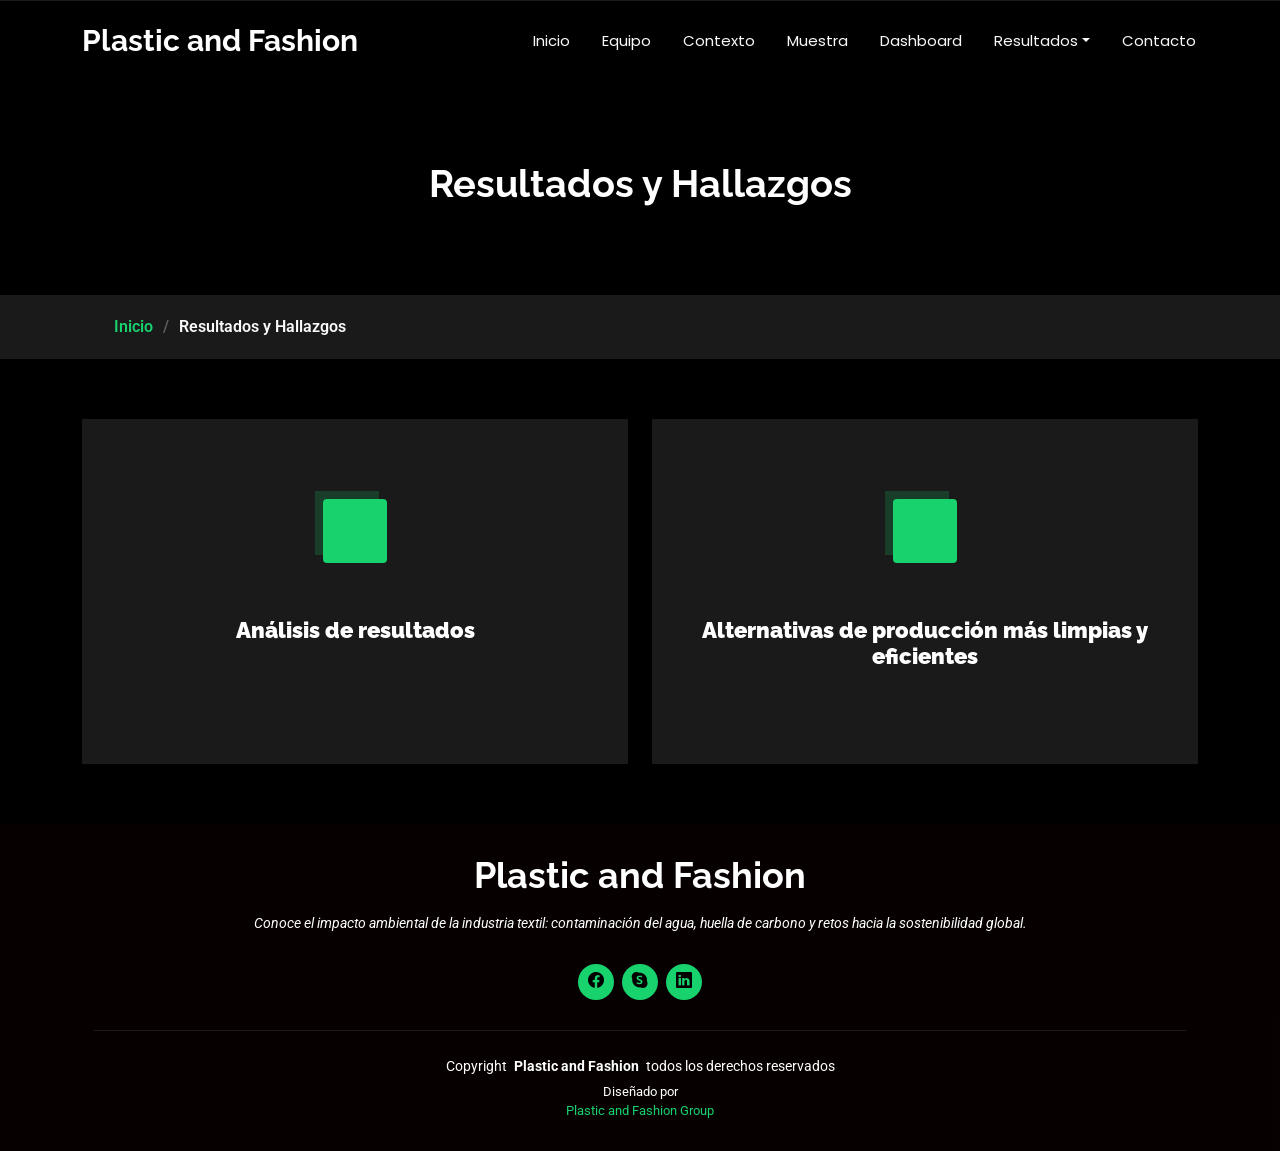
<file: services.html>
<!DOCTYPE html>
<html lang="Es">

<head>
  <meta charset="utf-8">
  <meta content="width=device-width, initial-scale=1.0" name="viewport">
  <title>Resultados - Plastic and Fashion</title>
  <meta name="description" content="Descubre cómo la moda contamina y qué estrategias sostenibles pueden transformar la industria textil hacia un futuro responsable.">
  <meta name="keywords" content="Plastico, fashion, ropa, sustentable, sostenible, medio ambiente, contaminacion, reciclaje">

  <!-- Favicons -->
  <link href="assets/img/favicon.png" rel="icon">
  <link href="assets/img/apple-touch-icon.png" rel="apple-touch-icon">

  <!-- Fonts -->
  <link href="https://fonts.googleapis.com" rel="preconnect">
  <link href="https://fonts.gstatic.com" rel="preconnect" crossorigin>
  <link href="https://fonts.googleapis.com/css2?family=Roboto:ital,wght@0,100;0,300;0,400;0,500;0,700;0,900;1,100;1,300;1,400;1,500;1,700;1,900&family=Poppins:ital,wght@0,100;0,200;0,300;0,400;0,500;0,600;0,700;0,800;0,900;1,100;1,200;1,300;1,400;1,500;1,600;1,700;1,800;1,900&family=Raleway:ital,wght@0,100;0,200;0,300;0,400;0,500;0,600;0,700;0,800;0,900;1,100;1,200;1,300;1,400;1,500;1,600;1,700;1,800;1,900&display=swap" rel="stylesheet">

  <!-- Vendor CSS Files -->
  <link href="assets/vendor/bootstrap/css/bootstrap.min.css" rel="stylesheet">
  <link href="assets/vendor/bootstrap-icons/bootstrap-icons.css" rel="stylesheet">
  <link href="assets/vendor/aos/aos.css" rel="stylesheet">
  <link href="assets/vendor/swiper/swiper-bundle.min.css" rel="stylesheet">
  <link href="assets/vendor/glightbox/css/glightbox.min.css" rel="stylesheet">

  <!-- Main CSS File -->
  <link href="assets/css/main.css" rel="stylesheet">

  <!-- =======================================================
  * Template Name: Personal
  * Template URL: https://bootstrapmade.com/personal-free-resume-bootstrap-template/
  * Updated: Mar 05 2025 with Bootstrap v5.3.3
  * Author: BootstrapMade.com
  * License: https://bootstrapmade.com/license/
  ======================================================== -->
</head>

<body class="services-page">

  <header id="header" class="header d-flex align-items-center fixed-top">
    <div class="container-fluid container-xl position-relative d-flex align-items-center justify-content-between">

      <a href="index.html" class="logo d-flex align-items-center">
        <!-- Uncomment the line below if you also wish to use an image logo -->
        <!-- <img src="assets/img/logo.webp" alt=""> -->
        <h1 class="sitename">Plastic and Fashion</h1>
      </a>

      <nav id="navmenu" class="navmenu">
        <ul>
          <li><a href="index.html">Inicio</a></li>
          <li><a href="about.html">Equipo</a></li>
          <li><a href="resume.html">Contexto</a></li>
          <li><a href="Muestras.html">Muestra</a></li>
          <li><a href="portfolio.html">Dashboard</a></li>
          <li><div class="dropdown custom-dropdown"><a href="services.html" class="dropdown-toggle">Resultados</a>
            <ul class="dropdown-menu custom-dropdown-menu"  aria-labelledby="dropdownMenuButton">
              <li><a class="dropdown-item" href="service-details.html">Analisis de resultados</a></li>
              <li><a class="dropdown-item" href="service-details-2.html">Producciónes mas limpias</a></li>
            </ul> 
          </div></li>      
          <li><a href="contact.html">Contacto</a></li>
        </ul>
        <i class="mobile-nav-toggle d-xl-none bi bi-list"></i>
      </nav>

    </div>
  </header>

  <main class="main">

    <!-- Page Title -->
    <div class="page-title" data-aos="fade">
      <div class="heading">
        <div class="container">
          <div class="row d-flex justify-content-center text-center">
            <div class="col-lg-8">
              <h1>Resultados y Hallazgos</h1>
              <p class="mb-0"></p>
            </div>
          </div>
        </div>
      </div>
      <nav class="breadcrumbs">
        <div class="container">
          <ol>
            <li><a href="index.html">Inicio</a></li>
            <li class="current">Resultados y Hallazgos</li>
          </ol>
        </div>
      </nav>
    </div><!-- End Page Title -->

    <!-- Services Section -->
    <section id="services" class="services section">

      <div class="container">

        <div class="row gy-4">

          <div class="col-lg-6 col-md-6" data-aos="fade-up" data-aos-delay="100">
            <div class="service-item  position-relative">
              <div class="icon">
                <i class="bi bi-activity"></i>
              </div>
              <a href="service-details.html" class="stretched-link">
                <br>
                <h3><strong>Análisis de resultados</strong></h3>
              </a>
              <p></p>
            </div>
          </div><!-- End Service Item -->

          <div class="col-lg-6 col-md-6" data-aos="fade-up" data-aos-delay="200">
            <div class="service-item position-relative">
              <div class="icon">
                <i class="bi bi-broadcast"></i>
              </div>
              <a href="service-details-2.html" class="stretched-link">
                <br>
                <h3><strong>Alternativas de producción más limpias y eficientes</strong></h3>
              </a>
              <p></p>
            </div>
          </div>
          <!-- End Service Item 

          <div class="col-lg-4 col-md-6" data-aos="fade-up" data-aos-delay="300">
            <div class="service-item position-relative">
              <div class="icon">
                <i class="bi bi-easel"></i>
              </div>
              <a href="service-details.html" class="stretched-link">
                <h3>Ledo Markt</h3>
              </a>
              <p>Ut excepturi voluptatem nisi sed. Quidem fuga consequatur. Minus ea aut. Vel qui id voluptas adipisci eos earum corrupti.</p>
            </div>
          </div><!-- End Service Item 

          <div class="col-lg-4 col-md-6" data-aos="fade-up" data-aos-delay="400">
            <div class="service-item position-relative">
              <div class="icon">
                <i class="bi bi-bounding-box-circles"></i>
              </div>
              <a href="service-details.html" class="stretched-link">
                <h3>Asperiores Commodit</h3>
              </a>
              <p>Non et temporibus minus omnis sed dolor esse consequatur. Cupiditate sed error ea fuga sit provident adipisci neque.</p>
              <a href="service-details.html" class="stretched-link"></a>
            </div>
          </div><!-- End Service Item 

          <div class="col-lg-4 col-md-6" data-aos="fade-up" data-aos-delay="500">
            <div class="service-item position-relative">
              <div class="icon">
                <i class="bi bi-calendar4-week"></i>
              </div>
              <a href="service-details.html" class="stretched-link">
                <h3>Velit Doloremque</h3>
              </a>
              <p>Cumque et suscipit saepe. Est maiores autem enim facilis ut aut ipsam corporis aut. Sed animi at autem alias eius labore.</p>
              <a href="service-details.html" class="stretched-link"></a>
            </div>
          </div><!-- End Service Item 

          <div class="col-lg-4 col-md-6" data-aos="fade-up" data-aos-delay="600">
            <div class="service-item position-relative">
              <div class="icon">
                <i class="bi bi-chat-square-text"></i>
              </div>
              <a href="service-details.html" class="stretched-link">
                <h3>Dolori Architecto</h3>
              </a>
              <p>Hic molestias ea quibusdam eos. Fugiat enim doloremque aut neque non et debitis iure. Corrupti recusandae ducimus enim.</p>
              <a href="service-details.html" class="stretched-link"></a>
            </div>
          </div><!-- End Service Item -->

        </div>

      </div>

    </section><!-- /Services Section -->

  </main>

  <footer id="footer" class="footer dark-background">
    <div class="container">
      <h3 class="sitename">Plastic and Fashion</h3>
      <p>Conoce el impacto ambiental de la industria textil: contaminación del agua, huella de carbono y retos hacia la sostenibilidad global.</p>
      <div class="social-links d-flex justify-content-center">
        <a href="https://www.facebook.com/share/g/1CQcZm95CR/" class="pt-2"><i class="bi bi-facebook mt-4"></i></a>
        <a href="https://join.skype.com/invite/your-skype-link" class="pt-2"><i class="bi bi-skype mt-4"></i></a>
        <a href="https://www.linkedin.com/company/talentotechoriente/" class="pt-2"><i class="bi bi-linkedin mt-4"></i></a>
      </div>
      <div class="container">
        <div class="copyright">
          <span>Copyright</span> <strong class="px-1 sitename">Plastic and Fashion</strong> <span>todos los derechos reservados</span>
        </div>
        <div class="credits">
          <!-- All the links in the footer should remain intact. -->
          <!-- You can delete the links only if you've purchased the pro version. -->
          <!-- Licensing information: https://bootstrapmade.com/license/ -->
          <!-- Purchase the pro version with working PHP/AJAX contact form: [buy-url] -->
          Diseñado por <a href="about.html">Plastic and Fashion Group</a>
        </div>
      </div>
    </div>
  </footer>

  <!-- Scroll Top -->
  <a href="#" id="scroll-top" class="scroll-top d-flex align-items-center justify-content-center"><i class="bi bi-arrow-up-short"></i></a>

  <!-- Preloader -->
  <div id="preloader"></div>

  <!-- Vendor JS Files -->
  <script src="assets/vendor/bootstrap/js/bootstrap.bundle.min.js"></script>
  <script src="assets/vendor/php-email-form/validate.js"></script>
  <script src="assets/vendor/aos/aos.js"></script>
  <script src="assets/vendor/typed.js/typed.umd.js"></script>
  <script src="assets/vendor/purecounter/purecounter_vanilla.js"></script>
  <script src="assets/vendor/waypoints/noframework.waypoints.js"></script>
  <script src="assets/vendor/swiper/swiper-bundle.min.js"></script>
  <script src="assets/vendor/glightbox/js/glightbox.min.js"></script>
  <script src="assets/vendor/imagesloaded/imagesloaded.pkgd.min.js"></script>
  <script src="assets/vendor/isotope-layout/isotope.pkgd.min.js"></script>

  <!-- Main JS File -->
  <script src="assets/js/main.js"></script>

</body>

</html>
</file>
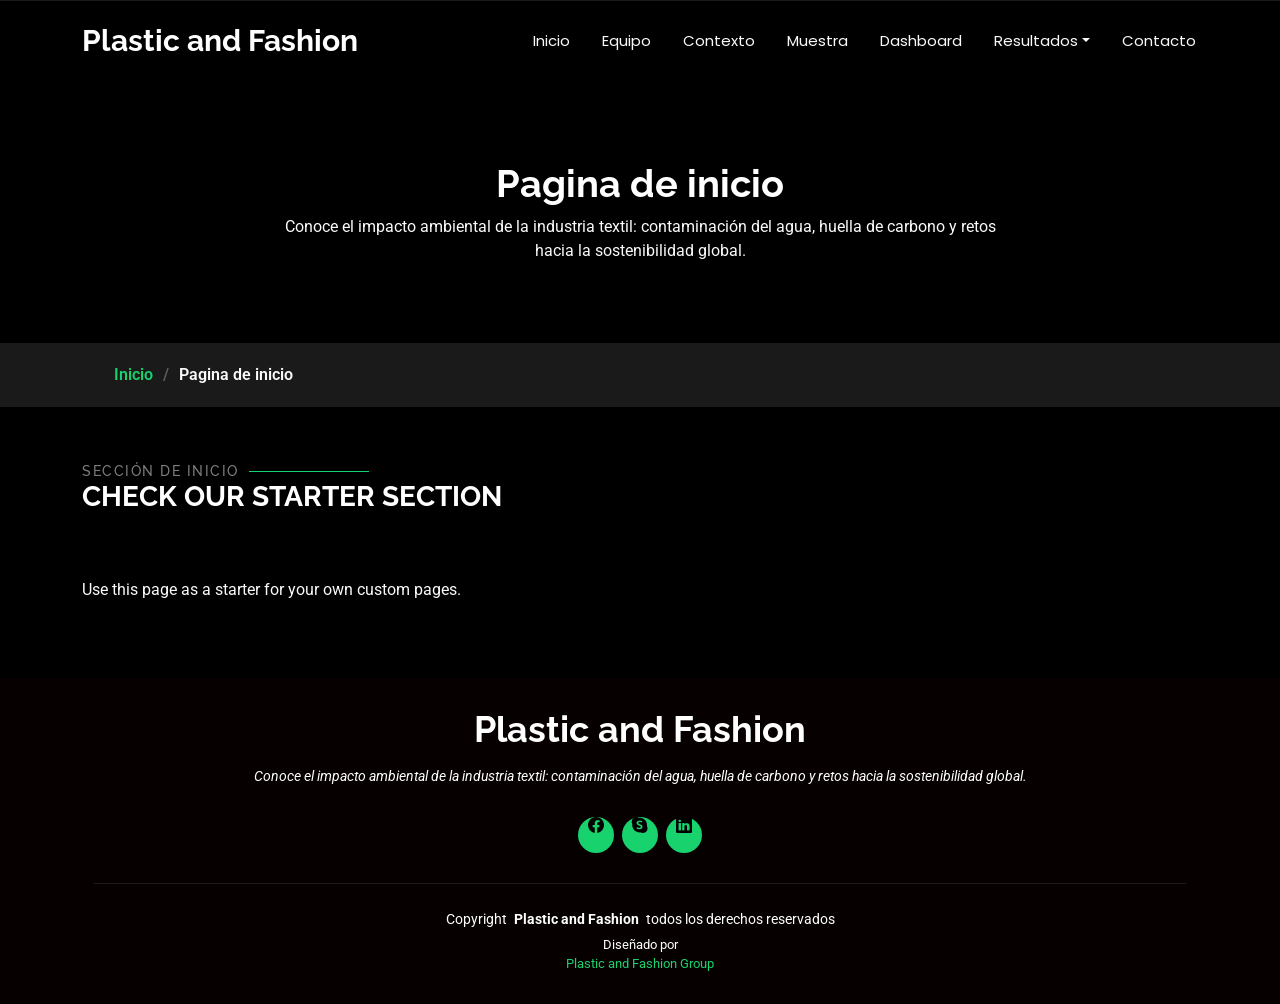
<file: starter-page.html>
<!DOCTYPE html>
<html lang="Es">

<head>
  <meta charset="utf-8">
  <meta content="width=device-width, initial-scale=1.0" name="viewport">
  <title>Pagina de inicio - Plastic and Fashion</title>
  <meta name="description" content="Descubre cómo la moda contamina y qué estrategias sostenibles pueden transformar la industria textil hacia un futuro responsable.">
  <meta name="keywords" content="Plastico, fashion, ropa, sustentable, sostenible, medio ambiente, contaminacion, reciclaje">

  <!-- Favicons -->
  <link href="assets/img/favicon.png" rel="icon">
  <link href="assets/img/apple-touch-icon.png" rel="apple-touch-icon">

  <!-- Fonts -->
  <link href="https://fonts.googleapis.com" rel="preconnect">
  <link href="https://fonts.gstatic.com" rel="preconnect" crossorigin>
  <link href="https://fonts.googleapis.com/css2?family=Roboto:ital,wght@0,100;0,300;0,400;0,500;0,700;0,900;1,100;1,300;1,400;1,500;1,700;1,900&family=Poppins:ital,wght@0,100;0,200;0,300;0,400;0,500;0,600;0,700;0,800;0,900;1,100;1,200;1,300;1,400;1,500;1,600;1,700;1,800;1,900&family=Raleway:ital,wght@0,100;0,200;0,300;0,400;0,500;0,600;0,700;0,800;0,900;1,100;1,200;1,300;1,400;1,500;1,600;1,700;1,800;1,900&display=swap" rel="stylesheet">

  <!-- Vendor CSS Files -->
  <link href="assets/vendor/bootstrap/css/bootstrap.min.css" rel="stylesheet">
  <link href="assets/vendor/bootstrap-icons/bootstrap-icons.css" rel="stylesheet">
  <link href="assets/vendor/aos/aos.css" rel="stylesheet">
  <link href="assets/vendor/swiper/swiper-bundle.min.css" rel="stylesheet">
  <link href="assets/vendor/glightbox/css/glightbox.min.css" rel="stylesheet">

  <!-- Main CSS File -->
  <link href="assets/css/main.css" rel="stylesheet">

  <!-- =======================================================
  * Template Name: Personal
  * Template URL: https://bootstrapmade.com/personal-free-resume-bootstrap-template/
  * Updated: Mar 05 2025 with Bootstrap v5.3.3
  * Author: BootstrapMade.com
  * License: https://bootstrapmade.com/license/
  ======================================================== -->
</head>

<body class="starter-page-page">

  <header id="header" class="header d-flex align-items-center fixed-top">
    <div class="container-fluid container-xl position-relative d-flex align-items-center justify-content-between">

      <a href="index.html" class="logo d-flex align-items-center">
        <!-- Uncomment the line below if you also wish to use an image logo -->
        <!-- <img src="assets/img/logo.webp" alt=""> -->
        <h1 class="sitename">Plastic and Fashion</h1>
      </a>

      <nav id="navmenu" class="navmenu">
        <ul>
          <li><a href="index.html">Inicio</a></li>
          <li><a href="about.html">Equipo</a></li>
          <li><a href="resume.html">Contexto</a></li>
          <li><a href="Muestras.html">Muestra</a></li>
          <li><a href="portfolio.html">Dashboard</a></li>
          <li><div class="dropdown custom-dropdown"><a href="services.html" class="dropdown-toggle">Resultados</a>
            <ul class="dropdown-menu custom-dropdown-menu"  aria-labelledby="dropdownMenuButton">
              <li><a class="dropdown-item" href="service-details.html">Analisis de resultados</a></li>
              <li><a class="dropdown-item" href="service-details-2.html">Alternativas de producción mas limpias y eficientes</a></li>
            </ul> 
          </div></li>
          <li><a href="contact.html">Contacto</a></li>
        </ul>

        <i class="mobile-nav-toggle d-xl-none bi bi-list"></i>
      </nav>

    </div>
  </header>

  <main class="main">

    <!-- Page Title -->
    <div class="page-title" data-aos="fade">
      <div class="heading">
        <div class="container">
          <div class="row d-flex justify-content-center text-center">
            <div class="col-lg-8">
              <h1>Pagina de inicio</h1>
              <p class="mb-0">Conoce el impacto ambiental de la industria textil: contaminación del agua, huella de carbono y retos hacia la sostenibilidad global.</p>
            </div>
          </div>
        </div>
      </div>
      <nav class="breadcrumbs">
        <div class="container">
          <ol>
            <li><a href="index.html">Inicio</a></li>
            <li class="current">Pagina de inicio</li>
          </ol>
        </div>
      </nav>
    </div><!-- End Page Title -->

    <!-- Starter Section Section -->
    <section id="starter-section" class="starter-section section">

      <!-- Section Title -->
      <div class="container section-title" data-aos="fade-up">
        <h2>Sección de Inicio</h2>
        <div><span>Check Our</span> <span class="description-title">Starter Section</span></div>
      </div><!-- End Section Title -->

      <div class="container" data-aos="fade-up">
        <p>Use this page as a starter for your own custom pages.</p>
      </div>

    </section><!-- /Starter Section Section -->

  </main>

  <footer id="footer" class="footer dark-background">
    <div class="container">
      <h3 class="sitename">Plastic and Fashion</h3>
      <p>Conoce el impacto ambiental de la industria textil: contaminación del agua, huella de carbono y retos hacia la sostenibilidad global.</p>
      <div class="social-links d-flex justify-content-center">
        <a href="https://www.facebook.com/share/g/1CQcZm95CR/"><i class="bi bi-facebook"></i></a>
        <a href="https://join.skype.com/invite/your-skype-link"><i class="bi bi-skype"></i></a>
        <a href="https://www.linkedin.com/company/talentotechoriente/"><i class="bi bi-linkedin"></i></a>
      </div>
      <div class="container">
        <div class="copyright">
          <span>Copyright</span> <strong class="px-1 sitename">Plastic and Fashion</strong> <span>todos los derechos reservados</span>
        </div>
        <div class="credits">
          <!-- All the links in the footer should remain intact. -->
          <!-- You can delete the links only if you've purchased the pro version. -->
          <!-- Licensing information: https://bootstrapmade.com/license/ -->
          <!-- Purchase the pro version with working PHP/AJAX contact form: [buy-url] -->
          Diseñado por <a href="about.html">Plastic and Fashion Group</a>
        </div>
      </div>
    </div>
  </footer>

  <!-- Scroll Top -->
  <a href="#" id="scroll-top" class="scroll-top d-flex align-items-center justify-content-center"><i class="bi bi-arrow-up-short"></i></a>

  <!-- Preloader -->
  <div id="preloader"></div>

  <!-- Vendor JS Files -->
  <script src="assets/vendor/bootstrap/js/bootstrap.bundle.min.js"></script>
  <script src="assets/vendor/php-email-form/validate.js"></script>
  <script src="assets/vendor/aos/aos.js"></script>
  <script src="assets/vendor/typed.js/typed.umd.js"></script>
  <script src="assets/vendor/purecounter/purecounter_vanilla.js"></script>
  <script src="assets/vendor/waypoints/noframework.waypoints.js"></script>
  <script src="assets/vendor/swiper/swiper-bundle.min.js"></script>
  <script src="assets/vendor/glightbox/js/glightbox.min.js"></script>
  <script src="assets/vendor/imagesloaded/imagesloaded.pkgd.min.js"></script>
  <script src="assets/vendor/isotope-layout/isotope.pkgd.min.js"></script>

  <!-- Main JS File -->
  <script src="assets/js/main.js"></script>

</body>

</html>
</file>
<file: pruebas/index.css>
h2{
            color: green
        }

.yell{
    color: yellow;
    font-size: 40px;
}
</file>
<file: assets/css/main.css>
/**
* Template Name: Personal
* Template URL: https://bootstrapmade.com/personal-free-resume-bootstrap-template/
* Updated: Mar 05 2025 with Bootstrap v5.3.3
* Author: BootstrapMade.com
* License: https://bootstrapmade.com/license/
*/

/*--------------------------------------------------------------
# Font & Color Variables
# Help: https://bootstrapmade.com/color-system/
--------------------------------------------------------------*/
/* Fonts */
:root {
  --default-font: "Roboto",  system-ui, -apple-system, "Segoe UI", Roboto, "Helvetica Neue", Arial, "Noto Sans", "Liberation Sans", sans-serif, "Apple Color Emoji", "Segoe UI Emoji", "Segoe UI Symbol", "Noto Color Emoji";
  --heading-font: "Raleway",  sans-serif;
  --nav-font: "Poppins",  sans-serif;
}

/* Global Colors - The following color variables are used throughout the website. Updating them here will change the color scheme of the entire website */
:root { 
  --background-color: #000000; /* Background color for the entire website, including individual sections */
  --default-color: #fafafa; /* Default color used for the majority of the text content across the entire website */
  --heading-color: #ffffff; /* Color for headings, subheadings and title throughout the website */
  --accent-color: #18d26e; /* Accent color that represents your brand on the website. It's used for buttons, links, and other elements that need to stand out */
  --surface-color: #1a1a1a; /* The surface color is used as a background of boxed elements within sections, such as cards, icon boxes, or other elements that require a visual separation from the global background. */
  --contrast-color: #000000; /* Contrast color for text, ensuring readability against backgrounds of accent, heading, or default colors. */
}

/* Nav Menu Colors - The following color variables are used specifically for the navigation menu. They are separate from the global colors to allow for more customization options */
:root {
  --nav-color: #fafafa;  /* The default color of the main navmenu links */
  --nav-hover-color: #ffffff; /* Applied to main navmenu links when they are hovered over or active */
  --nav-mobile-background-color: #18d26e; /* Used as the background color for mobile navigation menu */
  --nav-dropdown-background-color: #f8f7f7; /* Used as the background color for dropdown items that appear when hovering over primary navigation items */
  --nav-dropdown-color: #fafafa; /* Used for navigation links of the dropdown items in the navigation menu. */
  --nav-dropdown-hover-color: #18d26e; /* Similar to --nav-hover-color, this color is applied to dropdown navigation links when they are hovered over. */
}

/* Color Presets - These classes override global colors when applied to any section or element, providing reuse of the sam color scheme. */

.light-background {
  --background-color: #ffffff;
  --surface-color: #343434;
}

.dark-background {
  --background-color: rgba(8, 1, 1, 0.975);
  --default-color: #ffffff;
  --heading-color: #ffffff;
  --surface-color: #292929f9;
  --contrast-color: #000000;
}

/* Smooth scroll */
:root {
  scroll-behavior: smooth;
}

/*--------------------------------------------------------------
# General Styling & Shared Classes
--------------------------------------------------------------*/
body {
  color: var(--default-color);
  background-color: var(--background-color);
  font-family: var(--default-font);
}

a {
  color: var(--accent-color);
  text-decoration: none;
  transition: 0.3s;
}

a:hover {
  color: color-mix(in srgb, var(--accent-color), transparent 25%);
  text-decoration: none;
}

h1,
h2,
h3,
h4,
h5,
h6 {
  color: var(--heading-color);
  font-family: var(--heading-font);
}

/* PHP Email Form Messages
------------------------------*/
.php-email-form .error-message {
  display: none;
  background: #df1529;
  color: #ffffff;
  text-align: left;
  padding: 15px;
  margin-bottom: 24px;
  font-weight: 600;
}

.php-email-form .sent-message {
  display: none;
  color: #ffffff;
  background: #059652;
  text-align: center;
  padding: 15px;
  margin-bottom: 24px;
  font-weight: 600;
}

.php-email-form .loading {
  display: none;
  background: var(--surface-color);
  text-align: center;
  padding: 15px;
  margin-bottom: 24px;
}

.php-email-form .loading:before {
  content: "";
  display: inline-block;
  border-radius: 50%;
  width: 24px;
  height: 24px;
  margin: 0 10px -6px 0;
  border: 3px solid var(--accent-color);
  border-top-color: var(--surface-color);
  animation: php-email-form-loading 1s linear infinite;
}

@keyframes php-email-form-loading {
  0% {
    transform: rotate(0deg);
  }

  100% {
    transform: rotate(360deg);
  }
}

/*--------------------------------------------------------------
# Global Header
--------------------------------------------------------------*/

.custom-dropdown:hover .custom-dropdown-menu, a {
      display: block !important;
      margin-top: 0; /* evita salto raro */
    }

.custom-dropdown-menu ul{
  background-color: white;
}
.custom-dropdown-menu a{
  color: #000000;
  display: block;

}

.header {
  --background-color: rgba(0, 0, 0, 0);
  color: var(--default-color);
  background-color: var(--background-color);
  padding: 15px 0;
  transition: all 0.5s;
  z-index: 997;
  position: absolute;
}

.superpuesto {
  position: absolute;
  top: 0;
  left: 0;
  background: rgba(255, 255, 255, 0);
  width: 100%;
  padding: 10px;
  z-index: 9999;
}

.contenido {
  background: rgba(255, 255, 255, 0);
  padding: 20px;
}

.header:hover{
background-color: var(--nav-hover-color)  ;}

.header:hover a{
  color: black;
} 
.header:hover h1{
  color: black !important;
}
.header .logo {
  line-height: 1;
}

.header .logo img {
  max-height: 32px;
  margin-right: 8px;
}

.header .logo h1 {
  font-size: 30px;
  margin: 0;
  font-weight: 700;
  color: var(--heading-color);
}

.scrolled .header {
  box-shadow: 0px 0 18px rgba(0, 0, 0, 0.1);
}

/* Global Header on Scroll
------------------------------*/
.scrolled .header {
  --background-color: rgba(0, 0, 0, 0.8);
}

/*--------------------------------------------------------------
# Navigation Menu
--------------------------------------------------------------*/
/* Desktop Navigation */
@media (min-width: 1200px) {
  .navmenu {
    padding: 0;
  }

  .navmenu ul {
    margin: 0;
    padding: 0;
    display: flex;
    list-style: none;
    align-items: center;
  }

  .navmenu li {
    position: relative;
  }

  .navmenu>ul>li {
    white-space: nowrap;
    padding: 15px 14px;
  }

  .navmenu>ul>li:last-child {
    padding-right: 0;
  }

  .navmenu a,
  .navmenu a:focus {
    color: var(--nav-color);
    font-size: 15px;
    padding: 0 2px;
    font-family: var(--nav-font);
    font-weight: 400;
    display: flex;
    align-items: center;
    justify-content: space-between;
    white-space: nowrap;
    transition: 0.3s;
    position: relative;
  }

  .navmenu a i,
  .navmenu a:focus i {
    font-size: 12px;
    line-height: 0;
    margin-left: 5px;
    transition: 0.3s;
  }

  .navmenu>ul>li>a:before {
    content: "";
    position: absolute;
    height: 2px;
    bottom: -6px;
    left: 0;
    background-color: var(--nav-hover-color);
    visibility: hidden;
    width: 0px;
    transition: all 0.3s ease-in-out 0s;
  }

  .navmenu a:hover:before,
  .navmenu li:hover>a:before,
  .navmenu .active:before {
    visibility: visible;
    width: 25px;
  }


  .navmenu .dropdown ul {
    margin: 0;
    padding: 10px 0;
    
    display: block;
    position: absolute;
    visibility: hidden;
    left: 14px;
    top: 130%;
    opacity: 0;
    transition: 0.3s;
    border-radius: 4px;
    z-index: 99;
    box-shadow: 0px 0px 30px rgba(0, 0, 0, 0.1);
  }

  .navmenu .dropdown ul li {
  }

  .navmenu .dropdown ul a {
    padding: 10px 20px;
    text-transform: none;

  }

  .navmenu .dropdown ul a i {
  }



  .navmenu .dropdown:hover>ul {
    opacity: 1;
    top: 100%;
    visibility: visible;
  }

  .navmenu .dropdown .dropdown ul {
    top: 0;
    left: -90%;
    visibility: hidden;
  }

  .navmenu .dropdown .dropdown:hover>ul {
    opacity: 1;
    top: 0;
    left: -100%;
    visibility: visible;
  }
}

/* Mobile Navigation */
@media (max-width: 1199px) {
  .mobile-nav-toggle {
    color: var(--nav-color);
    font-size: 28px;
    line-height: 0;
    margin-right: 10px;
    cursor: pointer;
    transition: color 0.3s;
  }

  .navmenu {
    padding: 0;
    z-index: 9997;
  }

  .navmenu ul {
    display: none;
    list-style: none;
    position: absolute;
    inset: 60px 20px 20px 20px;
    padding: 10px 0;
    margin: 0;
    border-radius: 6px;
    background-color: var(--nav-mobile-background-color);
    border: 1px solid color-mix(in srgb, var(--default-color), transparent 90%);
    box-shadow: none;
    overflow-y: auto;
    transition: 0.3s;
    z-index: 9998;
  }

  .navmenu a,
  .navmenu a:focus {
    color: var(--nav-dropdown-color);
    padding: 10px 20px;
    font-family: var(--nav-font);
    font-size: 17px;
    font-weight: 500;
    display: flex;
    align-items: center;
    justify-content: space-between;
    white-space: nowrap;
    transition: 0.3s;
  }

  .navmenu a i,
  .navmenu a:focus i {
    font-size: 12px;
    line-height: 0;
    margin-left: 5px;
    width: 30px;
    height: 30px;
    display: flex;
    align-items: center;
    justify-content: center;
    border-radius: 50%;
    transition: 0.3s;
    background-color: color-mix(in srgb, var(--accent-color), transparent 90%);
  }

  .navmenu a i:hover,
  .navmenu a:focus i:hover {
    background-color: var(--accent-color);
    color: var(--contrast-color);
  }


  .navmenu .active i,
  .navmenu .active:focus i {
    background-color: var(--accent-color);
    color: var(--contrast-color);
    transform: rotate(180deg);
  }

  .navmenu .dropdown ul {
    position: static;
    display: none;
    z-index: 99;
    padding: 10px 0;
    margin: 10px 20px;
    background-color: var(--nav-dropdown-background-color);
    transition: all 0.5s ease-in-out;
  }

  .navmenu .dropdown ul ul {
    background-color: rgba(33, 37, 41, 0.1);
  }

  .navmenu .dropdown>.dropdown-active {
    display: block;
    background-color: rgba(33, 37, 41, 0.03);
  }

  .mobile-nav-active {
    overflow: hidden;
  }

  .mobile-nav-active .mobile-nav-toggle {
    color: #fff;
    position: absolute;
    font-size: 32px;
    top: 15px;
    right: 15px;
    margin-right: 0;
    z-index: 9999;
  }

  .mobile-nav-active .navmenu {
    position: fixed;
    overflow: hidden;
    inset: 0;
    background: rgba(33, 37, 41, 0.8);
    transition: 0.3s;
  }

  .mobile-nav-active .navmenu>ul {
    display: block;
  }
}

/*--------------------------------------------------------------
# Global Footer
--------------------------------------------------------------*/
.footer {
  color: var(--default-color);
  background-color: var(--background-color);
  font-size: 14px;
  text-align: center;
  padding: 30px 0;
  position: relative;
}

.footer h3 {
  font-size: 36px;
  font-weight: 700;
  position: relative;
  padding: 0;
  margin: 0 0 15px 0;
}

.footer p {
  font-size: 15;
  font-style: italic;
  padding: 0;
  margin: 0 0 30px 0;
}

.footer .social-links {
  margin: 0 0 30px 0;
}

.footer .social-links a {
  font-size: 16px;
  display: flex;
  align-items: center;
  justify-content: center;
  background: var(--accent-color);
  color: var(--contrast-color);
  line-height: 1;
  margin: 0 4px;
  border-radius: 50%;
  text-align: center;
  width: 36px;
  height: 36px;
  transition: 0.3s;
}

.footer .social-links a:hover {
  background: color-mix(in srgb, var(--accent-color), transparent 20%);
  text-decoration: none;
}

.footer .copyright {
  padding-top: 25px;
  border-top: 1px solid color-mix(in srgb, var(--default-color), transparent 90%);
}

.footer .credits {
  font-size: 13px;
  padding-top: 5px;
}

/*--------------------------------------------------------------
# Preloader
--------------------------------------------------------------*/
#preloader {
  position: fixed;
  inset: 0;
  z-index: 999999;
  overflow: hidden;
  background: var(--background-color);
  transition: all 0.6s ease-out;
}

#preloader:before {
  content: "";
  position: fixed;
  top: calc(50% - 30px);
  left: calc(50% - 30px);
  border: 6px solid #ffffff;
  border-color: var(--accent-color) transparent var(--accent-color) transparent;
  border-radius: 50%;
  width: 60px;
  height: 60px;
  animation: animate-preloader 1.5s linear infinite;
}

@keyframes animate-preloader {
  0% {
    transform: rotate(0deg);
  }

  100% {
    transform: rotate(360deg);
  }
}

/*--------------------------------------------------------------
# Scroll Top Button
--------------------------------------------------------------*/
.scroll-top {
  position: fixed;
  visibility: hidden;
  opacity: 0;
  right: 15px;
  bottom: -15px;
  z-index: 99999;
  background-color: var(--accent-color);
  width: 44px;
  height: 44px;
  border-radius: 50px;
  transition: all 0.4s;
}

.scroll-top i {
  font-size: 24px;
  color: var(--contrast-color);
  line-height: 0;
}

.scroll-top:hover {
  background-color: color-mix(in srgb, var(--accent-color), transparent 20%);
  color: var(--contrast-color);
}

.scroll-top.active {
  visibility: visible;
  opacity: 1;
  bottom: 15px;
}

/*--------------------------------------------------------------
# Disable aos animation delay on mobile devices
--------------------------------------------------------------*/
@media screen and (max-width: 768px) {
  [data-aos-delay] {
    transition-delay: 0 !important;
  }
}

/*--------------------------------------------------------------
# Global Page Titles & Breadcrumbs
--------------------------------------------------------------*/
.page-title {
  color: var(--default-color);
  background-color: var(--background-color);
  position: relative;
}

.page-title .heading {
  padding: 160px 0 80px 0;
  border-top: 1px solid color-mix(in srgb, var(--default-color), transparent 90%);
}

.page-title .heading h1 {
  font-size: 38px;
  font-weight: 700;
}

.page-title nav {
  background-color: color-mix(in srgb, var(--default-color), transparent 90%);
  padding: 20px 0;
}

.page-title nav ol {
  display: flex;
  flex-wrap: wrap;
  list-style: none;
  margin: 0;
  font-size: 16px;
  font-weight: 600;
}

.page-title nav ol li+li {
  padding-left: 10px;
}

.page-title nav ol li+li::before {
  content: "/";
  display: inline-block;
  padding-right: 10px;
  color: color-mix(in srgb, var(--default-color), transparent 70%);
}

/*--------------------------------------------------------------
# Global Sections
--------------------------------------------------------------*/
section,
.section {
  color: var(--default-color);
  background-color: var(--background-color);
  padding: 60px 0;
  scroll-margin-top: 100px;
  overflow: clip;

}

@media (max-width: 1199px) {

  section,
  .section {
    scroll-margin-top: 66px;
  }
}

/*--------------------------------------------------------------
# Global Section Titles
--------------------------------------------------------------*/
.section-title {
  padding-bottom: 60px;
  position: relative;
}

.section-title h2 {
  font-size: 14px;
  font-weight: 500;
  padding: 0;
  line-height: 1px;
  margin: 0;
  letter-spacing: 1.5px;
  text-transform: uppercase;
  color: color-mix(in srgb, var(--default-color), transparent 50%);
  position: relative;
}

.section-title h2::after {
  content: "";
  width: 120px;
  height: 1px;
  display: inline-block;
  background: var(--accent-color);
  margin: 4px 10px;
}

.section-title div {
  color: var(--heading-color);
  margin: 0;
  margin: 0;
  font-size: 28px;
  font-weight: 700;
  text-transform: uppercase;
  font-family: var(--heading-font);
}

/*--------------------------------------------------------------
# Hero Section
--------------------------------------------------------------*/
.hero {
  width: 100%;
  min-height: 100vh;
  position: relative;
  padding: 80px 0;
  display: flex;
  align-items: center;
  justify-content: center;
}

.hero img {
  position: absolute;
  inset: 0;
  display: block;
  width: 100%;
  height: 100%;
  object-fit: cover;
  z-index: 1;
}

.hero .container {
  position: relative;
  z-index: 3;
}

.hero h2 {
  margin: 0;
  font-size: 64px;
  font-weight: 700;
}

.hero p {
  margin: 5px 0 0 0;
  font-size: 26px;
}

.hero p span {
  letter-spacing: 1px;
  border-bottom: 2px solid var(--accent-color);
}

.hero .social-links {
  margin-top: 25px;
}

.hero .social-links a {
  background-color: color-mix(in srgb, var(--default-color), transparent 90%);
  color: var(--default-color);
  font-size: 14px;
  width: 40px;
  height: 40px;
  border-radius: 50px;
  display: inline-flex;
  align-items: center;
  justify-content: center;
  margin-right: 20px;
  transition: 0.3s;
}

.hero .social-links a:hover {
  background-color: var(--accent-color);
}

@media (max-width: 768px) {
  .hero h2 {
    font-size: 32px;
  }

  .hero p {
    font-size: 20px;
  }
}

/*--------------------------------------------------------------
# About Section
--------------------------------------------------------------*/
.about .content h2 {
  font-weight: 700;
  font-size: 24px;
}

.about .content ul {
  list-style: none;
  padding: 0;
}

.about .content ul li {
  margin-bottom: 20px;
  display: flex;
  align-items: center;
}

.about .content ul strong {
  margin-right: 10px;
}

.about .content ul i {
  font-size: 16px;
  margin-right: 5px;
  color: var(--accent-color);
  line-height: 0;
}

/*--------------------------------------------------------------
# Stats Section
--------------------------------------------------------------*/
.stats i {
  background-color: var(--surface-color);
  color: var(--accent-color);
  box-shadow: 0px 2px 25px rgba(0, 0, 0, 0.1);
  width: 54px;
  height: 54px;
  font-size: 24px;
  border-radius: 50px;
  border: 2px solid var(--background-color);
  display: inline-flex;
  align-items: center;
  justify-content: center;
  position: relative;
  z-index: 1;
}

.stats .stats-item {
  background-color: var(--surface-color);
  margin-top: -27px;
  padding: 30px 30px 25px 30px;
  width: 100%;
  position: relative;
  text-align: center;
  box-shadow: 0px 2px 35px rgba(0, 0, 0, 0.1);
  border-radius: 4px;
  z-index: 0;
}

.stats .stats-item span {
  font-size: 36px;
  display: block;
  font-weight: 700;
  color: color-mix(in srgb, var(--default-color), transparent 20%);
}

.stats .stats-item p {
  padding: 0;
  margin: 0;
  font-family: var(--heading-font);
  font-size: 16px;
}

/*--------------------------------------------------------------
# Skills Section
--------------------------------------------------------------*/
.skills .progress {
  height: 60px;
  display: block;
  background: none;
  border-radius: 0;
}

.skills .progress .skill {
  color: var(--heading-color);
  padding: 0;
  margin: 0 0 6px 0;
  text-transform: uppercase;
  display: block;
  font-weight: 600;
  font-family: var(--heading-font);
}

.skills .progress .skill .val {
  float: right;
  font-style: normal;
}

.skills .progress-bar-wrap {
  background: color-mix(in srgb, var(--default-color), transparent 90%);
  height: 10px;
}

.skills .progress-bar {
  width: 1px;
  height: 10px;
  transition: 0.9s;
  background-color: var(--accent-color);
}

/*--------------------------------------------------------------
# Interests Section
--------------------------------------------------------------*/
.interests .features-item {
  background-color: var(--surface-color);
  display: flex;
  align-items: center;
  padding: 20px;
  transition: 0.3s;
  border: 1px solid color-mix(in srgb, var(--default-color), transparent 90%);
  position: relative;
}

.interests .features-item i {
  font-size: 32px;
  padding-right: 10px;
  line-height: 0;
}

.interests .features-item h3 {
  font-weight: 700;
  margin: 0;
  padding: 0;
  line-height: 1;
  font-size: 16px;
}

.interests .features-item h3 a {
  color: var(--heading-color);
  transition: 0.3s;
}

.interests .features-item:hover {
  border-color: var(--accent-color);
}

.interests .features-item:hover h3 a {
  color: var(--accent-color);
}

/*--------------------------------------------------------------
# Testimonials Section
--------------------------------------------------------------*/
.testimonials .testimonials-carousel,
.testimonials .testimonials-slider {
  overflow: hidden;
}

.testimonials .testimonial-item {
  box-sizing: content-box;
  min-height: 320px;
}

.testimonials .testimonial-item .testimonial-img {
  width: 90px;
  border-radius: 50%;
  margin: -40px 0 0 40px;
  position: relative;
  z-index: 2;
  border: 6px solid var(--background-color);
}

.testimonials .testimonial-item h3 {
  font-size: 18px;
  font-weight: bold;
  margin: 10px 0 5px 45px;
}

.testimonials .testimonial-item h4 {
  font-size: 14px;
  color: color-mix(in srgb, var(--default-color), transparent 20%);
  margin: 0 0 0 45px;
}

.testimonials .testimonial-item .quote-icon-left,
.testimonials .testimonial-item .quote-icon-right {
  color: color-mix(in srgb, var(--accent-color), transparent 50%);
  font-size: 26px;
  line-height: 0;
}

.testimonials .testimonial-item .quote-icon-left {
  display: inline-block;
  left: -5px;
  position: relative;
}

.testimonials .testimonial-item .quote-icon-right {
  display: inline-block;
  right: -5px;
  position: relative;
  top: 10px;
  transform: scale(-1, -1);
}

.testimonials .testimonial-item p {
  font-style: italic;
  margin: 0 15px 0 15px;
  padding: 20px 20px 60px 20px;
  background: var(--surface-color);
  border-radius: 6px;
  position: relative;
  z-index: 1;
}

.testimonials .swiper-wrapper {
  height: auto;
}

.testimonials .swiper-pagination {
  margin-top: 20px;
  position: relative;
}

.testimonials .swiper-pagination .swiper-pagination-bullet {
  width: 12px;
  height: 12px;
  background-color: var(--background-color);
  opacity: 1;
  border: 1px solid var(--accent-color);
}

.testimonials .swiper-pagination .swiper-pagination-bullet-active {
  background-color: var(--accent-color);
}

/*--------------------------------------------------------------
# Resume Section
--------------------------------------------------------------*/
.resume .resume-title {
  color: var(--heading-color);
  font-size: 26px;
  font-weight: 700;
  margin-top: 20px;
  margin-bottom: 20px;
}

.resume .resume-item {
  padding: 0 0 20px 20px;
  margin-top: -2px;
  border-left: 2px solid var(--accent-color);
  position: relative;
}

.resume .resume-item h4 {
  line-height: 18px;
  font-size: 18px;
  font-weight: 600;
  text-transform: uppercase;
  color: color-mix(in srgb, var(--default-color), transparent 20%);
  margin-bottom: 10px;
}

.resume .resume-item h5 {
  font-size: 16px;
  padding: 5px 15px;
  font-weight: 600;
  margin-bottom: 10px;
}

.resume .resume-item ul {
  padding-left: 20px;
}

.resume .resume-item ul li {
  padding-bottom: 10px;
}

.resume .resume-item:last-child {
  padding-bottom: 0;
}

.resume .resume-item::before {
  content: "";
  height: 16px;
  border-radius: 50px;
  left: -9px;
  top: 0;
  background: var(--background-color);
  border: 2px solid var(--accent-color);
}

/*--------------------------------------------------------------
# Services Section
--------------------------------------------------------------*/
.services .service-item {
  background-color: var(--surface-color);
  text-align: center;
  padding: 80px 20px;
  transition: all ease-in-out 0.3s;
  height: 100%;
}

.services .service-item .icon {
  margin: 0 auto;
  width: 64px;
  height: 64px;
  background: var(--accent-color);
  border-radius: 4px;
  display: flex;
  align-items: center;
  justify-content: center;
  margin-bottom: 20px;
  transition: 0.3s;
  transform-style: preserve-3d;
}

.services .service-item .icon i {
  color: var(--contrast-color);
  font-size: 28px;
  transition: ease-in-out 0.3s;
}

.services .service-item .icon::before {
  position: absolute;
  content: "";
  left: -8px;
  top: -8px;
  height: 100%;
  width: 100%;
  background: color-mix(in srgb, var(--accent-color), transparent 80%);
  border-radius: 5px;
  transition: all 0.3s ease-out 0s;
  transform: translateZ(-1px);
}

.services .service-item h3 {
  font-weight: 700;
  margin: 10px 0 15px 0;
  font-size: 22px;
}

.services .service-item p {
  line-height: 24px;
  font-size: 14px;
  margin-bottom: 0;
}

.services .service-item:hover {
  background: var(--accent-color);
  border-color: var(--accent-color);
}

.services .service-item:hover .icon {
  background: var(--surface-color);
}

.services .service-item:hover .icon i {
  color: var(--accent-color);
}

.services .service-item:hover .icon::before {
  background: color-mix(in srgb, var(--background-color), transparent 70%);
}

.services .service-item:hover h3,
.services .service-item:hover p {
  color: var(--contrast-color);
}

/*--------------------------------------------------------------
# Service Details Section
--------------------------------------------------------------*/
.service-details .services-list {
  background-color: var(--surface-color);
  padding: 10px 30px;
  border: 1px solid color-mix(in srgb, var(--default-color), transparent 90%);
  margin-bottom: 20px;
}

.service-details .services-list a {
  display: block;
  line-height: 1;
  padding: 8px 0 8px 15px;
  border-left: 3px solid color-mix(in srgb, var(--default-color), transparent 70%);
  margin: 20px 0;
  color: color-mix(in srgb, var(--default-color), transparent 20%);
  transition: 0.3s;
}

.service-details .services-list a.active {
  color: var(--heading-color);
  font-weight: 700;
  border-color: var(--accent-color);
}

.service-details .services-list a:hover {
  border-color: var(--accent-color);
}

.service-details .services-img {
  margin-bottom: 20px;
}

.service-details h3 {
  font-size: 26px;
  font-weight: 700;
}

.service-details h4 {
  font-size: 20px;
  font-weight: 700;
}

.service-details p {
  font-size: 15px;
}

.service-details ul {
  list-style: none;
  padding: 0;
  font-size: 15px;
}

.service-details ul li {
  padding: 5px 0;
  display: flex;
  align-items: center;
}

.service-details ul i {
  font-size: 20px;
  margin-right: 8px;
  color: var(--accent-color);
}

/*--------------------------------------------------------------
# Portfolio Section
--------------------------------------------------------------*/
.portfolio .portfolio-filters {
  padding: 0;
  margin: 0 auto 20px auto;
  list-style: none;
  text-align: center;
}

.portfolio .portfolio-filters li {
  cursor: pointer;
  display: inline-block;
  padding: 0;
  font-size: 18px;
  font-weight: 500;
  margin: 0 10px;
  line-height: 1;
  margin-bottom: 5px;
  transition: all 0.3s ease-in-out;
}

.portfolio .portfolio-filters li:hover,
.portfolio .portfolio-filters li.filter-active {
  color: var(--accent-color);
}

.portfolio .portfolio-filters li:first-child {
  margin-left: 0;
}

.portfolio .portfolio-filters li:last-child {
  margin-right: 0;
}

@media (max-width: 575px) {
  .portfolio .portfolio-filters li {
    font-size: 14px;
    margin: 0 5px;
  }
}

.portfolio .portfolio-content {
  position: relative;
  overflow: hidden;
}

.portfolio .portfolio-content img {
  transition: 0.3s;
}

.portfolio .portfolio-content .portfolio-info {
  opacity: 0;
  position: absolute;
  inset: 0;
  z-index: 3;
  transition: all ease-in-out 0.3s;
  background: rgba(0, 0, 0, 0.6);
  padding: 15px;
}

.portfolio .portfolio-content .portfolio-info h4 {
  font-size: 14px;
  padding: 5px 10px;
  font-weight: 400;
  color: #ffffff;
  display: inline-block;
  background-color: var(--accent-color);
}

.portfolio .portfolio-content .portfolio-info p {
  position: absolute;
  bottom: 10px;
  text-align: center;
  display: inline-block;
  left: 0;
  right: 0;
  font-size: 16px;
  font-weight: 600;
  color: rgba(255, 255, 255, 0.8);
}

.portfolio .portfolio-content .portfolio-info .preview-link,
.portfolio .portfolio-content .portfolio-info .details-link {
  position: absolute;
  left: calc(50% - 40px);
  font-size: 26px;
  top: calc(50% - 14px);
  color: #fff;
  transition: 0.3s;
  line-height: 1.2;
}

.portfolio .portfolio-content .portfolio-info .preview-link:hover,
.portfolio .portfolio-content .portfolio-info .details-link:hover {
  color: var(--accent-color);
}

.portfolio .portfolio-content .portfolio-info .details-link {
  left: 50%;
  font-size: 34px;
  line-height: 0;
}

.portfolio .portfolio-content:hover .portfolio-info {
  opacity: 1;
}

.portfolio .portfolio-content:hover img {
  transform: scale(1.1);
}

/*--------------------------------------------------------------
# Portfolio Details Section
--------------------------------------------------------------*/
.portfolio-details .portfolio-details-slider img {
  width: 100%;
}

.portfolio-details .portfolio-details-slider .swiper-pagination {
  margin-top: 20px;
  position: relative;
}

.portfolio-details .portfolio-details-slider .swiper-pagination .swiper-pagination-bullet {
  width: 12px;
  height: 12px;
  background-color: color-mix(in srgb, var(--default-color), transparent 85%);
  opacity: 1;
}

.portfolio-details .portfolio-details-slider .swiper-pagination .swiper-pagination-bullet-active {
  background-color: var(--accent-color);
}

.portfolio-details .portfolio-info {
  background-color: var(--surface-color);
  padding: 30px;
  box-shadow: 0px 0 30px rgba(0, 0, 0, 0.1);
}

.portfolio-details .portfolio-info h3 {
  font-size: 22px;
  font-weight: 700;
  margin-bottom: 20px;
  padding-bottom: 20px;
  border-bottom: 1px solid color-mix(in srgb, var(--default-color), transparent 85%);
}

.portfolio-details .portfolio-info ul {
  list-style: none;
  padding: 0;
  font-size: 15px;
}

.portfolio-details .portfolio-info ul li+li {
  margin-top: 10px;
}

.portfolio-details .portfolio-description {
  padding-top: 30px;
}

.portfolio-details .portfolio-description h2 {
  font-size: 26px;
  font-weight: 700;
  margin-bottom: 20px;
}

.portfolio-details .portfolio-description p {
  padding: 0;
  color: color-mix(in srgb, var(--default-color), transparent 30%);
}

/*--------------------------------------------------------------
# Starter Section Section
--------------------------------------------------------------*/
.starter-section {
  /* Add your styles here */
}

/*--------------------------------------------------------------
# Contact Section
--------------------------------------------------------------*/
.contact .info-item {
  box-shadow: 0px 0px 20px rgba(0, 0, 0, 0.1);
  padding: 20px 30px;
}

.contact .info-item .icon {
  color: var(--contrast-color);
  background-color: var(--accent-color);
  width: 56px;
  height: 56px;
  font-size: 24px;
  display: flex;
  justify-content: center;
  align-items: center;
  transition: all 0.3s ease-in-out;
  border-radius: 50%;
  margin-right: 15px;
}

.contact .info-item h3 {
  font-size: 18px;
  font-weight: 700;
  margin: 0 0 2px 0;
}

.contact .info-item p {
  padding: 0;
  margin-bottom: 0;
  font-size: 14px;
}

.contact .info-item .social-links a {
  font-size: 24px;
  display: inline-block;
  line-height: 1;
  margin: 4px 6px 0 0;
  transition: 0.3s;
  color: color-mix(in srgb, var(--default-color), transparent 50%);
}

.contact .info-item .social-links a:hover {
  color: var(--accent-color);
}

.contact .php-email-form {
  box-shadow: 0px 0px 20px rgba(0, 0, 0, 0.1);
  padding: 30px;
  margin-top: 30px;
}

@media (max-width: 575px) {
  .contact .php-email-form {
    padding: 20px;
  }
}

.contact .php-email-form input[type=text],
.contact .php-email-form input[type=email],
.contact .php-email-form textarea {
  color: var(--default-color);
  background-color: color-mix(in srgb, var(--background-color), transparent 50%);
  border-color: color-mix(in srgb, var(--default-color), transparent 80%);
  font-size: 14px;
  padding: 10px 15px;
  box-shadow: none;
  border-radius: 0;
}

.contact .php-email-form input[type=text]:focus,
.contact .php-email-form input[type=email]:focus,
.contact .php-email-form textarea:focus {
  border-color: var(--accent-color);
}

.contact .php-email-form input[type=text]::placeholder,
.contact .php-email-form input[type=email]::placeholder,
.contact .php-email-form textarea::placeholder {
  color: color-mix(in srgb, var(--default-color), transparent 70%);
}

.contact .php-email-form button[type=submit] {
  color: var(--contrast-color);
  background: var(--accent-color);
  border: 0;
  padding: 10px 30px;
  transition: 0.4s;
  border-radius: 50px;
}

.contact .php-email-form button[type=submit]:hover {
  background: color-mix(in srgb, var(--accent-color), transparent 20%);
}

#imgcontexto {
  width: 100%;
  height: 250px; /* Puedes ajustar este valor según la altura que necesites */
  object-fit: cover; /* Esta es la propiedad clave */
  border-radius: 8px;
  box-shadow: 0 4px 8px rgba(0, 0, 0, 0.1);
  transition: transform 0.3s ease, box-shadow 0.3s ease;
}

    /* <span style="color: green;">Definimos la clase principal del carrusel del header con padding superior para separarlo del menú</span> */
    .header-carousel {
      padding-top: 80px; /* <span style="color: green;">Espacio superior para que no se superponga con el menú fijo</span> */
      background: linear-gradient(135deg, #000000 0%, #000000 100%); /* <span style="color: green;">Fondo degradado oscuro que combina con el tema</span> */
      position: relative; /* <span style="color: green;">Posicionamiento relativo para que los elementos internos se posicionen correctamente</span> */
    }
    
    /* <span style="color: green;">NUEVO: Estilos esenciales para el funcionamiento del carrusel</span> */
    .header-carousel .carousel {
      position: relative; /* <span style="color: green;">Posicionamiento relativo para el contenedor del carrusel</span> */
    }
    
    /* <span style="color: green;">NUEVO: Contenedor de slides con overflow oculto</span> */
    .header-carousel .carousel-inner {
      position: relative; /* <span style="color: green;">Posicionamiento relativo</span> */
      width: 100%; /* <span style="color: green;">Ancho completo</span> */
      overflow: hidden; /* <span style="color: green;">Ocultar slides que no están activos</span> */
    }
    
    /* <span style="color: green;">NUEVO: Configuración básica de los slides</span> */
    .header-carousel .carousel-item {
      position: relative; /* <span style="color: green;">Posicionamiento relativo por defecto</span> */
      display: none; /* <span style="color: green;">Ocultar todos los slides por defecto</span> */
      float: left; /* <span style="color: green;">Alineación a la izquierda</span> */
      width: 100%; /* <span style="color: green;">Ancho completo</span> */
      margin-right: -100%; /* <span style="color: green;">Margen negativo para superposición</span> */
      backface-visibility: hidden; /* <span style="color: green;">Optimización para animaciones</span> */
      transition: transform 0.6s ease-in-out; /* <span style="color: green;">Transición suave de 0.6 segundos</span> */
    }
    
    /* <span style="color: green;">NUEVO: Slide activo visible</span> */
    .header-carousel .carousel-item.active {
      display: block; /* <span style="color: green;">Mostrar el slide activo</span> */
    }
    
    /* <span style="color: green;">NUEVO: Animación para slide siguiente</span> */
    .header-carousel .carousel-item-next {
      position: absolute; /* <span style="color: green;">Posición absoluta para animación</span> */
      top: 0; /* <span style="color: green;">Posición superior</span> */
      left: 0; /* <span style="color: green;">Posición izquierda</span> */
      display: block; /* <span style="color: green;">Mostrar durante transición</span> */
      width: 100%; /* <span style="color: green;">Ancho completo</span> */
      transform: translateX(100%); /* <span style="color: green;">Iniciar fuera de la vista (derecha)</span> */
    }
    
    /* <span style="color: green;">NUEVO: Animación para slide anterior</span> */
    .header-carousel .carousel-item-prev {
      position: absolute; /* <span style="color: green;">Posición absoluta para animación</span> */
      top: 0; /* <span style="color: green;">Posición superior</span> */
      left: 0; /* <span style="color: green;">Posición izquierda</span> */
      display: block; /* <span style="color: green;">Mostrar durante transición</span> */
      width: 100%; /* <span style="color: green;">Ancho completo</span> */
      transform: translateX(-100%); /* <span style="color: green;">Iniciar fuera de la vista (izquierda)</span> */
    }
    
    /* <span style="color: green;">NUEVO: Estado final de animación hacia la izquierda</span> */
    .header-carousel .carousel-item-next.carousel-item-start,
    .header-carousel .carousel-item.active.carousel-item-start {
      transform: translateX(0); /* <span style="color: green;">Mover al centro</span> */
    }
    
    /* <span style="color: green;">NUEVO: Estado final de animación hacia la derecha</span> */
    .header-carousel .carousel-item-prev.carousel-item-end,
    .header-carousel .carousel-item.active.carousel-item-end {
      transform: translateX(0); /* <span style="color: green;">Mover al centro</span> */
    }
    
    /* <span style="color: green;">Configuramos las imágenes del carrusel para que tengan altura fija y se ajusten proporcionalmente</span> */
    .header-carousel .carousel-item img {
      height: 800px; /* <span style="color: green;">Altura fija de 500px para todas las imágenes del carrusel</span> */
      object-fit: cover; /* <span style="color: green;">Mantiene la proporción de la imagen y recorta si es necesario</span> */
      width: 100%; /* <span style="color: green;">Ancho completo del contenedor</span> */
      filter: brightness(0.7); /* <span style="color: green;">Oscurece ligeramente las imágenes para mejorar la legibilidad del texto</span> */
    }
    
    /* <span style="color: green;">Estilizamos las leyendas del carrusel con fondo semitransparente y mejor posicionamiento</span> */
    .header-carousel .carousel-caption {
      background: rgba(0, 0, 0, 0.8); /* <span style="color: green;">Fondo negro semitransparente para mejorar la legibilidad del texto</span> */
      border-radius: 15px; /* <span style="color: green;">Bordes redondeados para un diseño más moderno</span> */
      padding: 25px; /* <span style="color: green;">Espaciado interno generoso para el texto</span> */
      bottom: 30px; /* <span style="color: green;">Posición desde la parte inferior de la imagen</span> */
      left: 10%; /* <span style="color: green;">Margen izquierdo del 10% para centrar mejor la leyenda</span> */
      right: 10%; /* <span style="color: green;">Margen derecho del 10% para centrar mejor la leyenda</span> */
    }
    
    /* <span style="color: green;">Estilizamos los títulos de las leyendas con color verde para destacar el tema ambiental</span> */
    .header-carousel .carousel-caption h5 {
      color: #28a745; /* <span style="color: green;">Color verde para los títulos, representando el tema ambiental</span> */
      font-size: 1.8rem; /* <span style="color: green;">Tamaño de fuente más grande para mayor impacto visual</span> */
      font-weight: bold; /* <span style="color: green;">Texto en negrita para mayor énfasis</span> */
      margin-bottom: 15px; /* <span style="color: green;">Espacio inferior entre el título y la descripción</span> */
    }
    
    /* <span style="color: green;">Estilizamos el texto descriptivo de las leyendas</span> */
    .header-carousel .carousel-caption p {
      color: #ffffff; /* <span style="color: green;">Texto blanco para buena legibilidad sobre fondo oscuro</span> */
      font-size: 1.1rem; /* <span style="color: green;">Tamaño de fuente ligeramente mayor para mejor lectura</span> */
      line-height: 1.6; /* <span style="color: green;">Altura de línea para mejorar la legibilidad</span> */
      margin-bottom: 0; /* <span style="color: green;">Eliminamos el margen inferior del párrafo</span> */
    }
    
    /* <span style="color: green;">Personalizamos los indicadores del carrusel</span> */
    .header-carousel .carousel-indicators button {
      width: 15px; /* <span style="color: green;">Ancho de los indicadores circulares</span> */
      height: 15px; /* <span style="color: green;">Alto de los indicadores circulares</span> */
      border-radius: 50%; /* <span style="color: green;">Forma circular para los indicadores</span> */
      background-color: rgba(255, 255, 255, 0.5); /* <span style="color: green;">Color de fondo semitransparente para indicadores inactivos</span> */
    }
    
    /* <span style="color: green;">Estilo para el indicador activo del carrusel</span> */
    .header-carousel .carousel-indicators button.active {
      background-color: #28a745; /* <span style="color: green;">Color verde para el indicador activo</span> */
    }
    
    /* <span style="color: green;">Responsividad para dispositivos móviles</span> */
    @media (max-width: 768px) {
      .header-carousel {
        padding-top: 60px; /* <span style="color: green;">Menos padding en móviles</span> */
      }
      
      .header-carousel .carousel-item img {
        height: 800px; /* <span style="color: green;">Altura menor para pantallas pequeñas</span> */
      }
      
      .header-carousel .carousel-caption {
        left: 5%; /* <span style="color: green;">Márgenes más pequeños en móviles</span> */
        right: 5%; /* <span style="color: green;">Márgenes más pequeños en móviles</span> */
        padding: 15px; /* <span style="color: green;">Menos padding interno en móviles</span> */
      }
      
      .header-carousel .carousel-caption h5 {
        font-size: 1.4rem; /* <span style="color: green;">Título más pequeño en móviles</span> */
      }
      
      .header-carousel .carousel-caption p {
        font-size: 0.9rem; /* <span style="color: green;">Texto más pequeño en móviles</span> */
      }
    }

#Ganni {
  width: 300px;
  height: auto; /* Puedes ajustar este valor según la altura que necesites */
  object-fit: cover; /* Esta es la propiedad clave */
  border-radius: 8px;
  box-shadow: 0 4px 8px rgba(0, 0, 0, 0.1);
  transition: transform 0.3s ease, box-shadow 0.3s ease;
}

.header:hover a{
      color: black;
    }
    .header:hover h1{
      color: black;
    }
</file>
